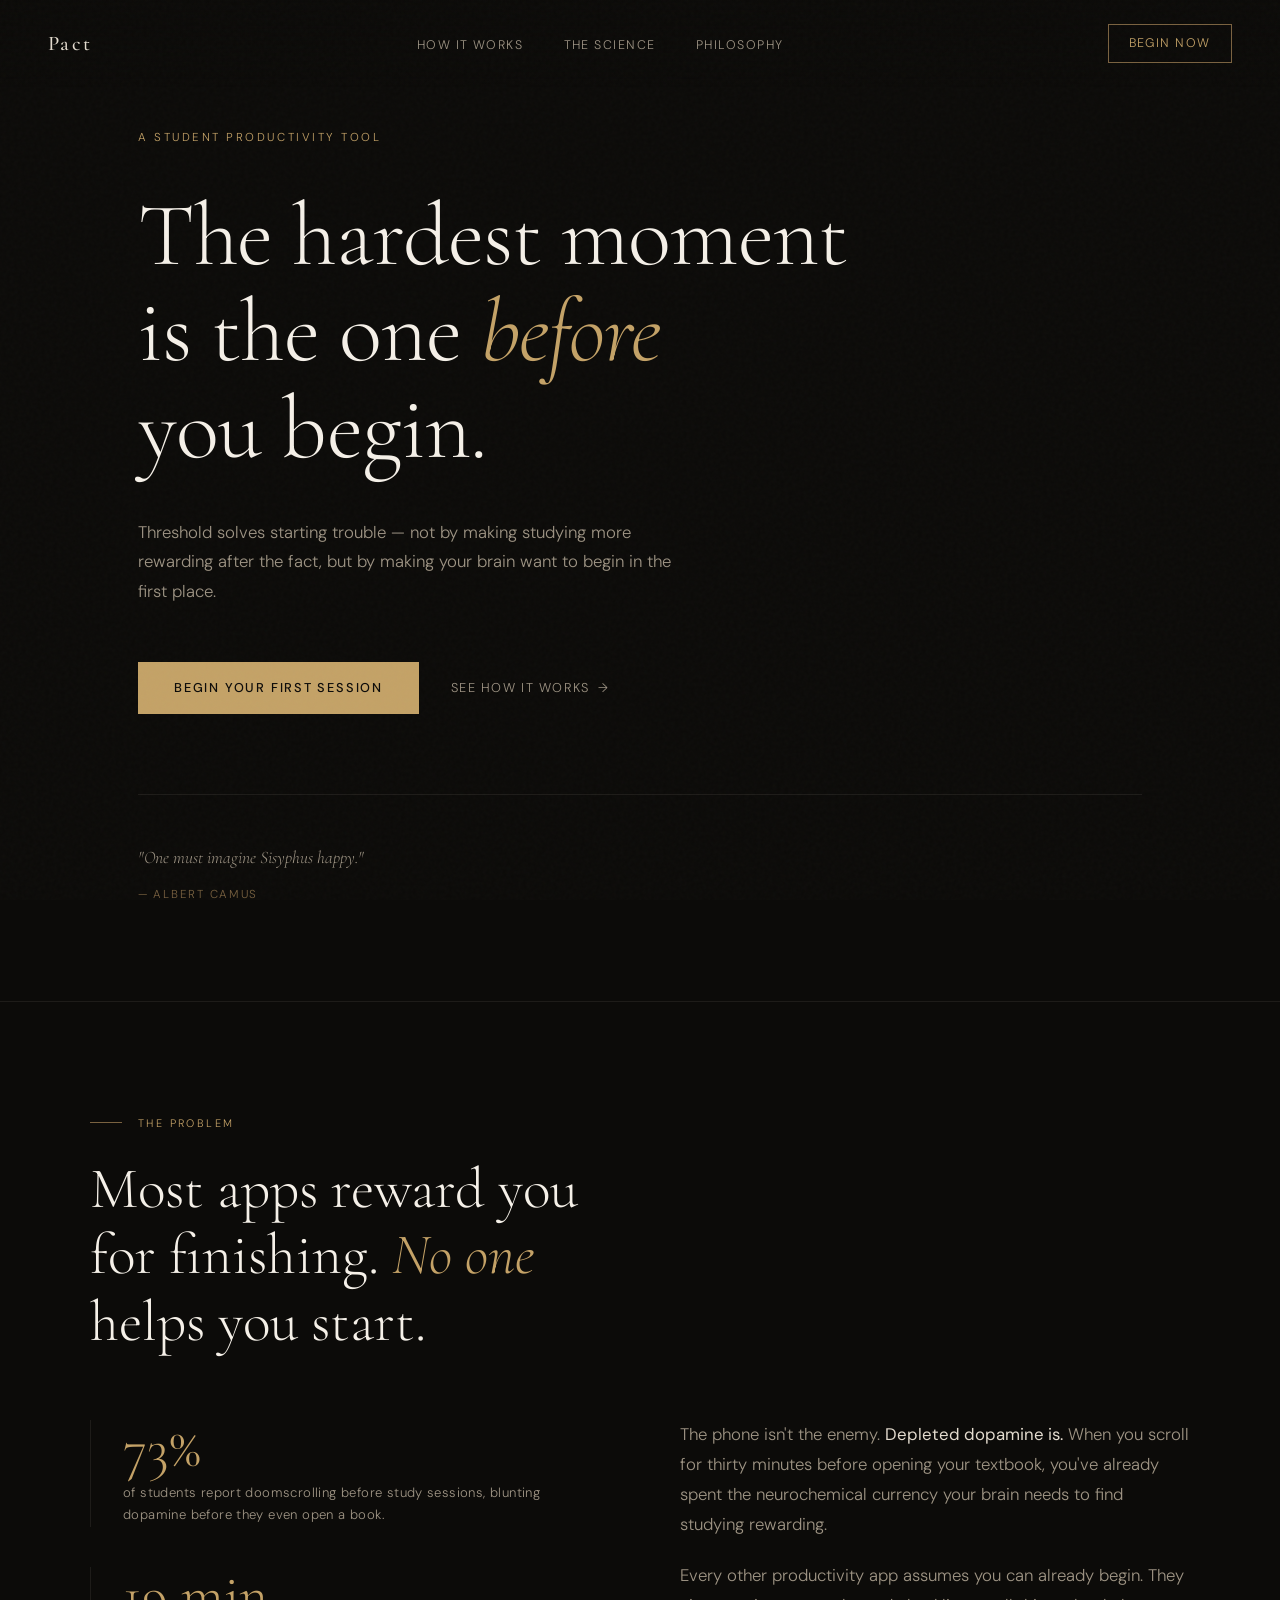
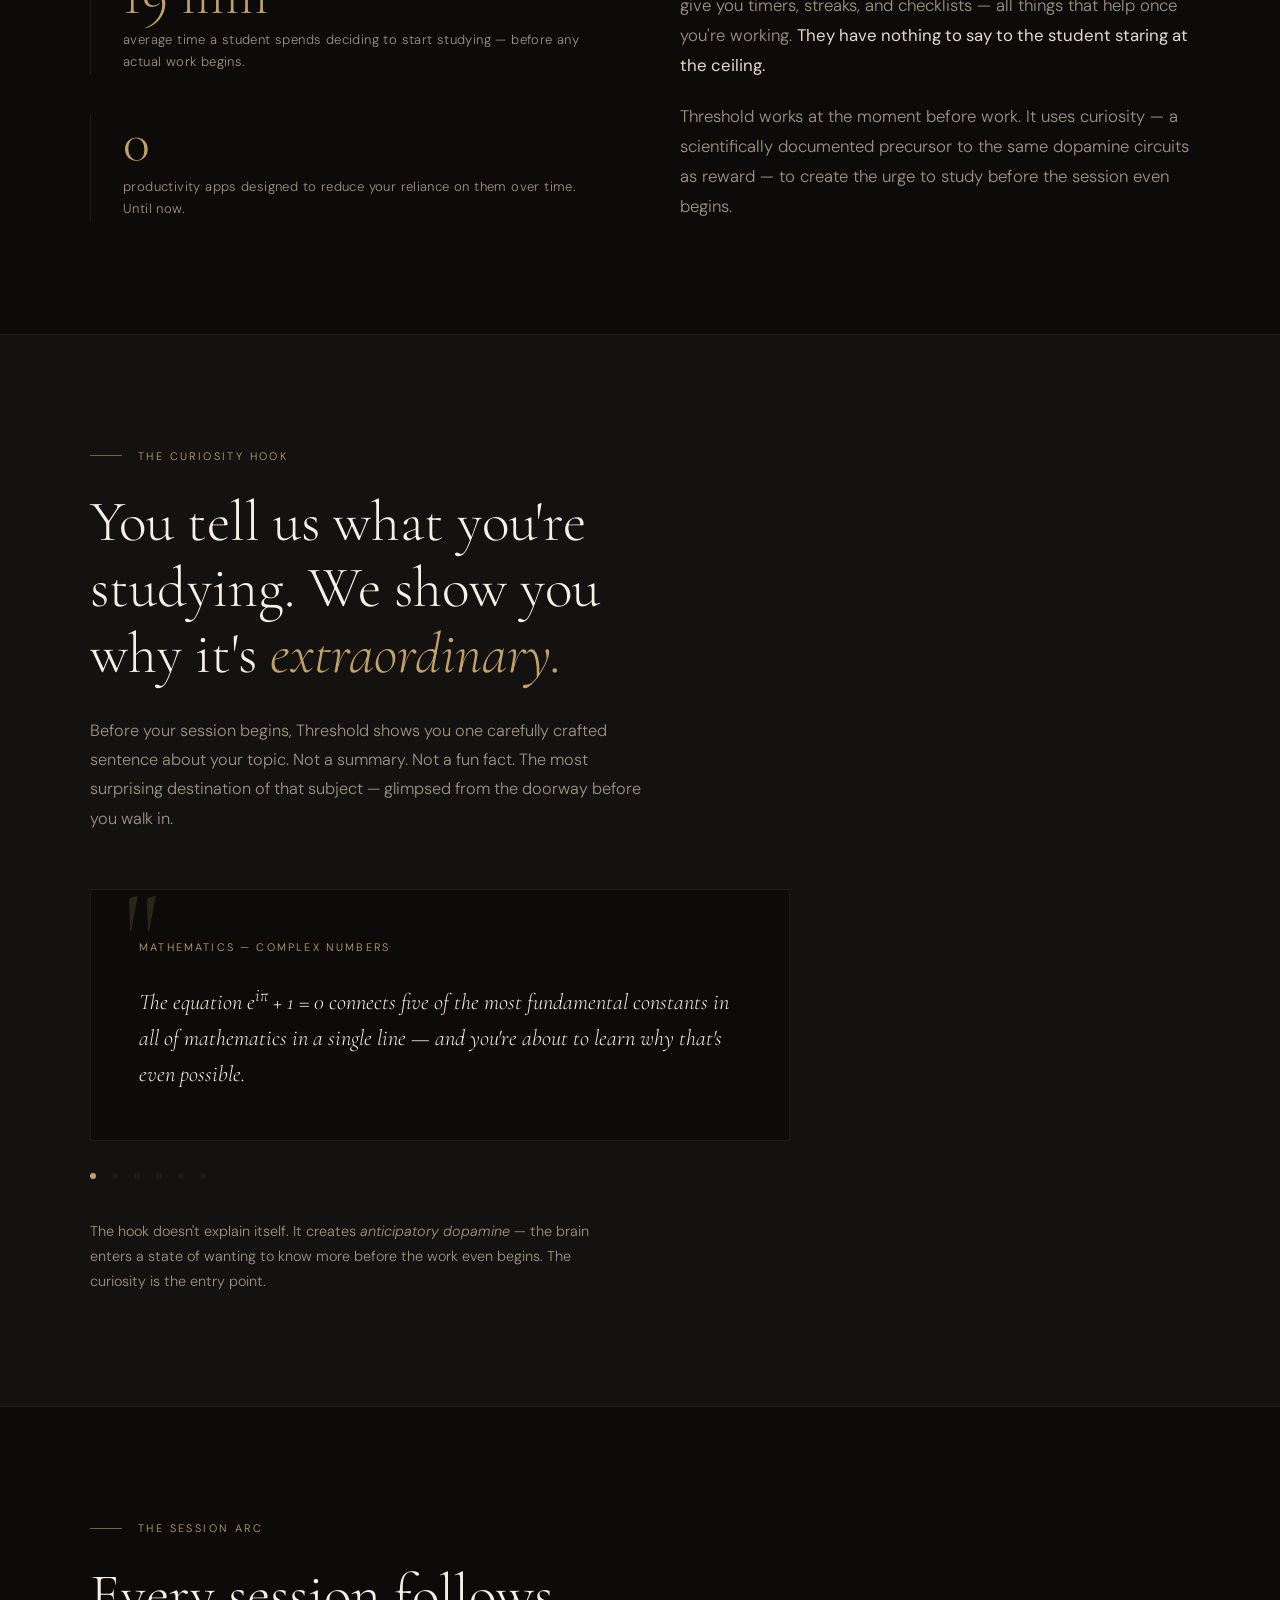
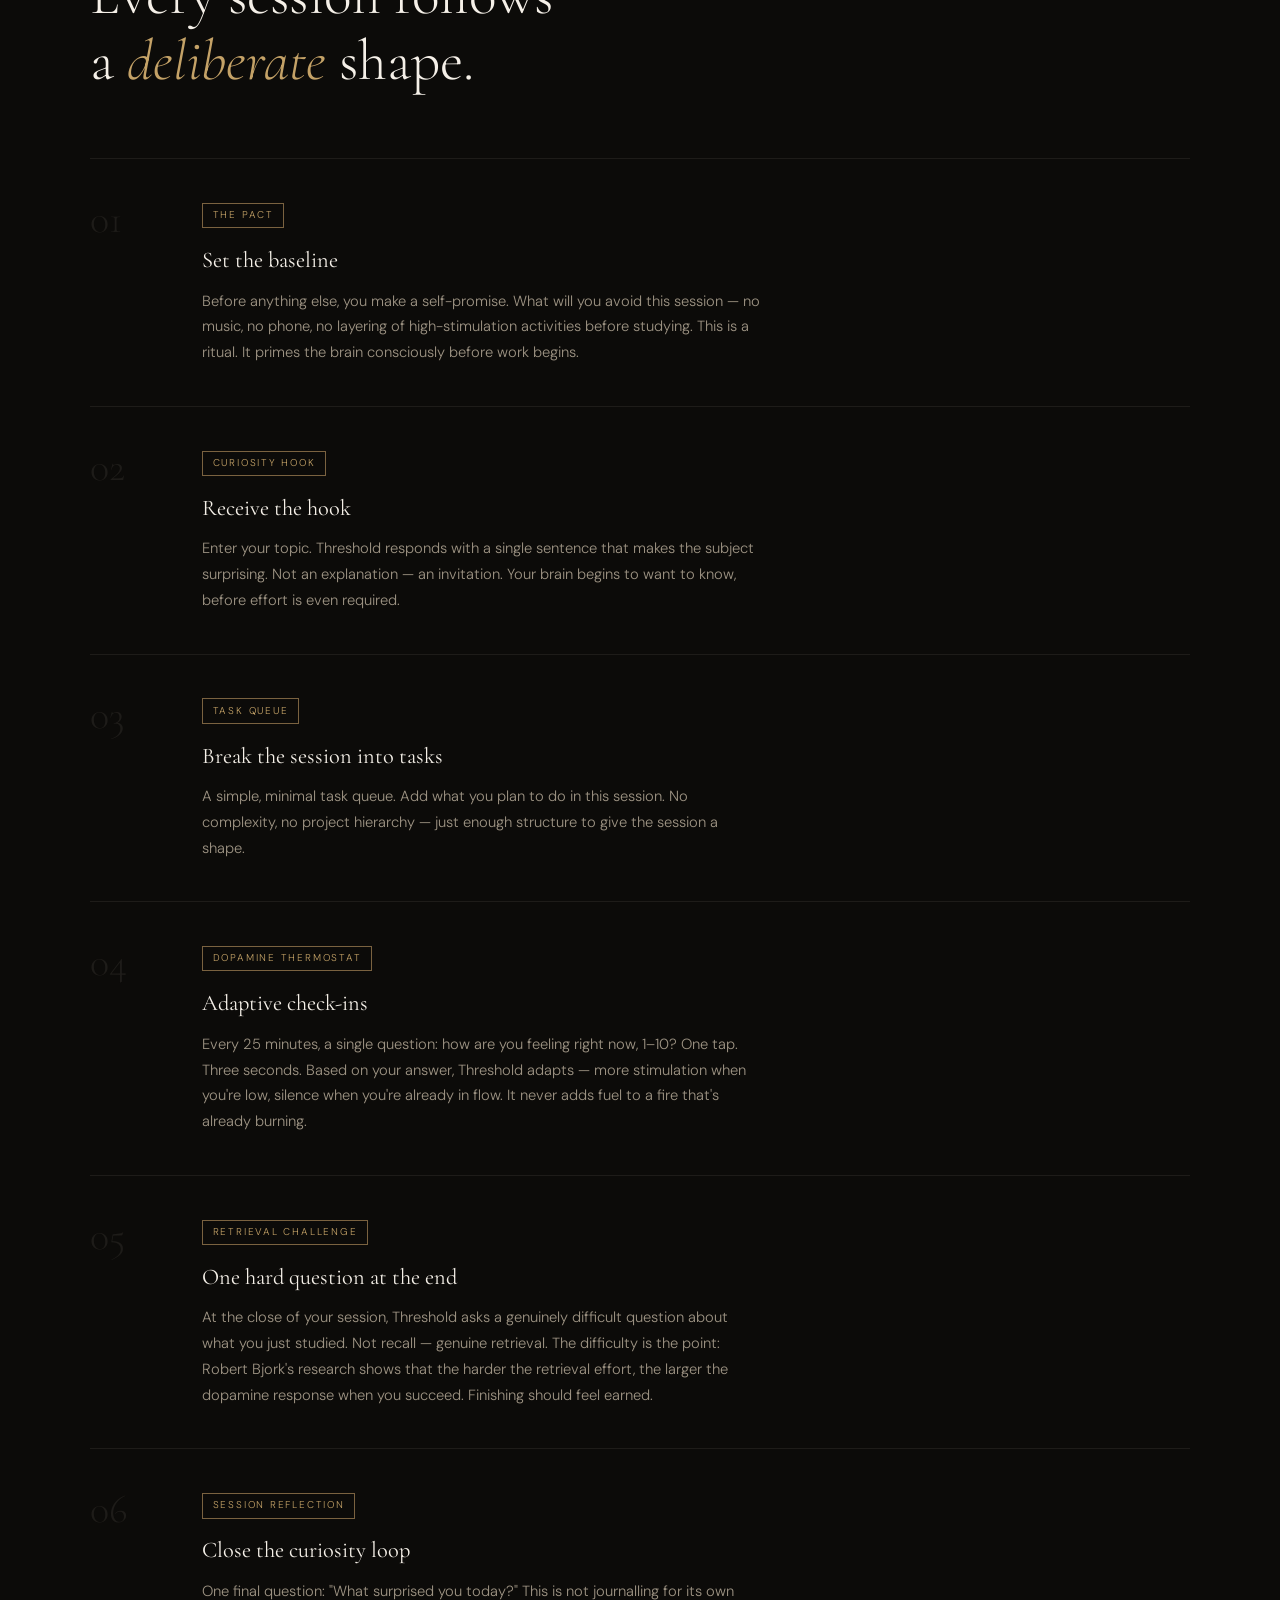
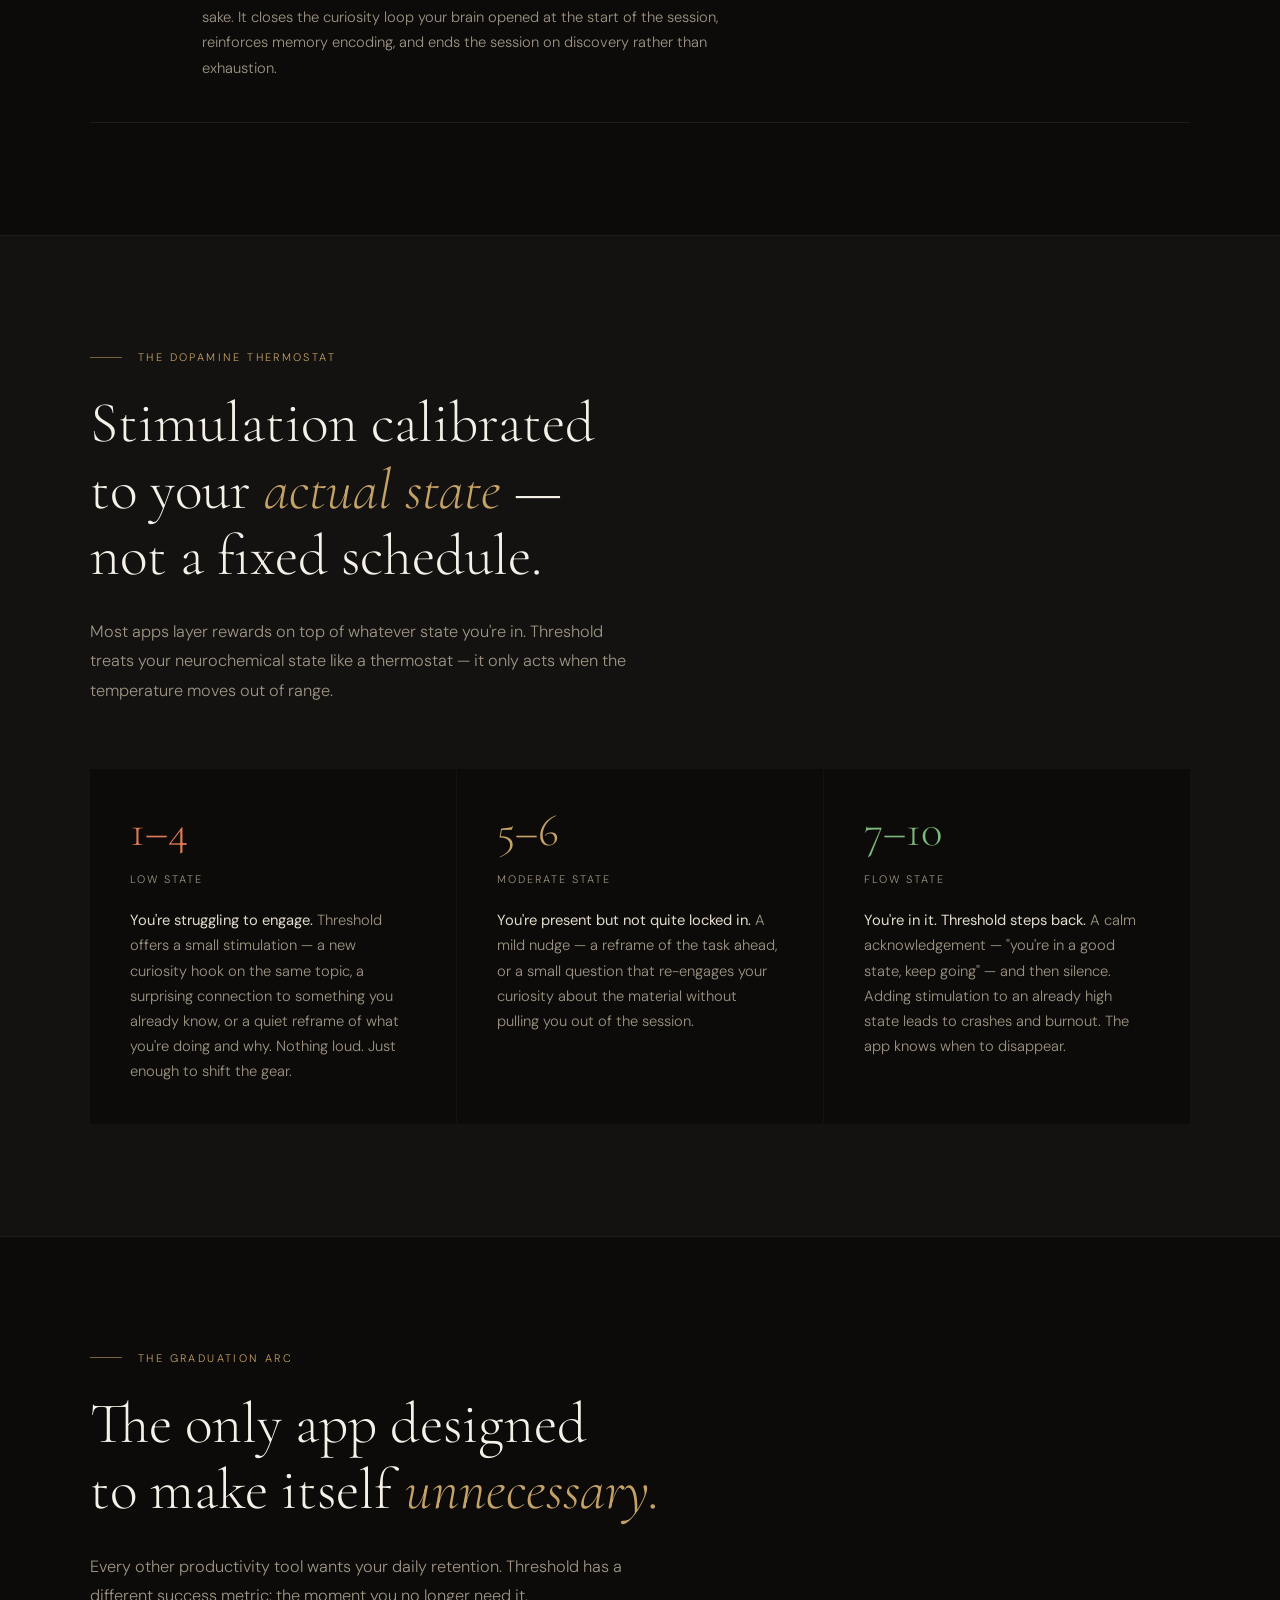
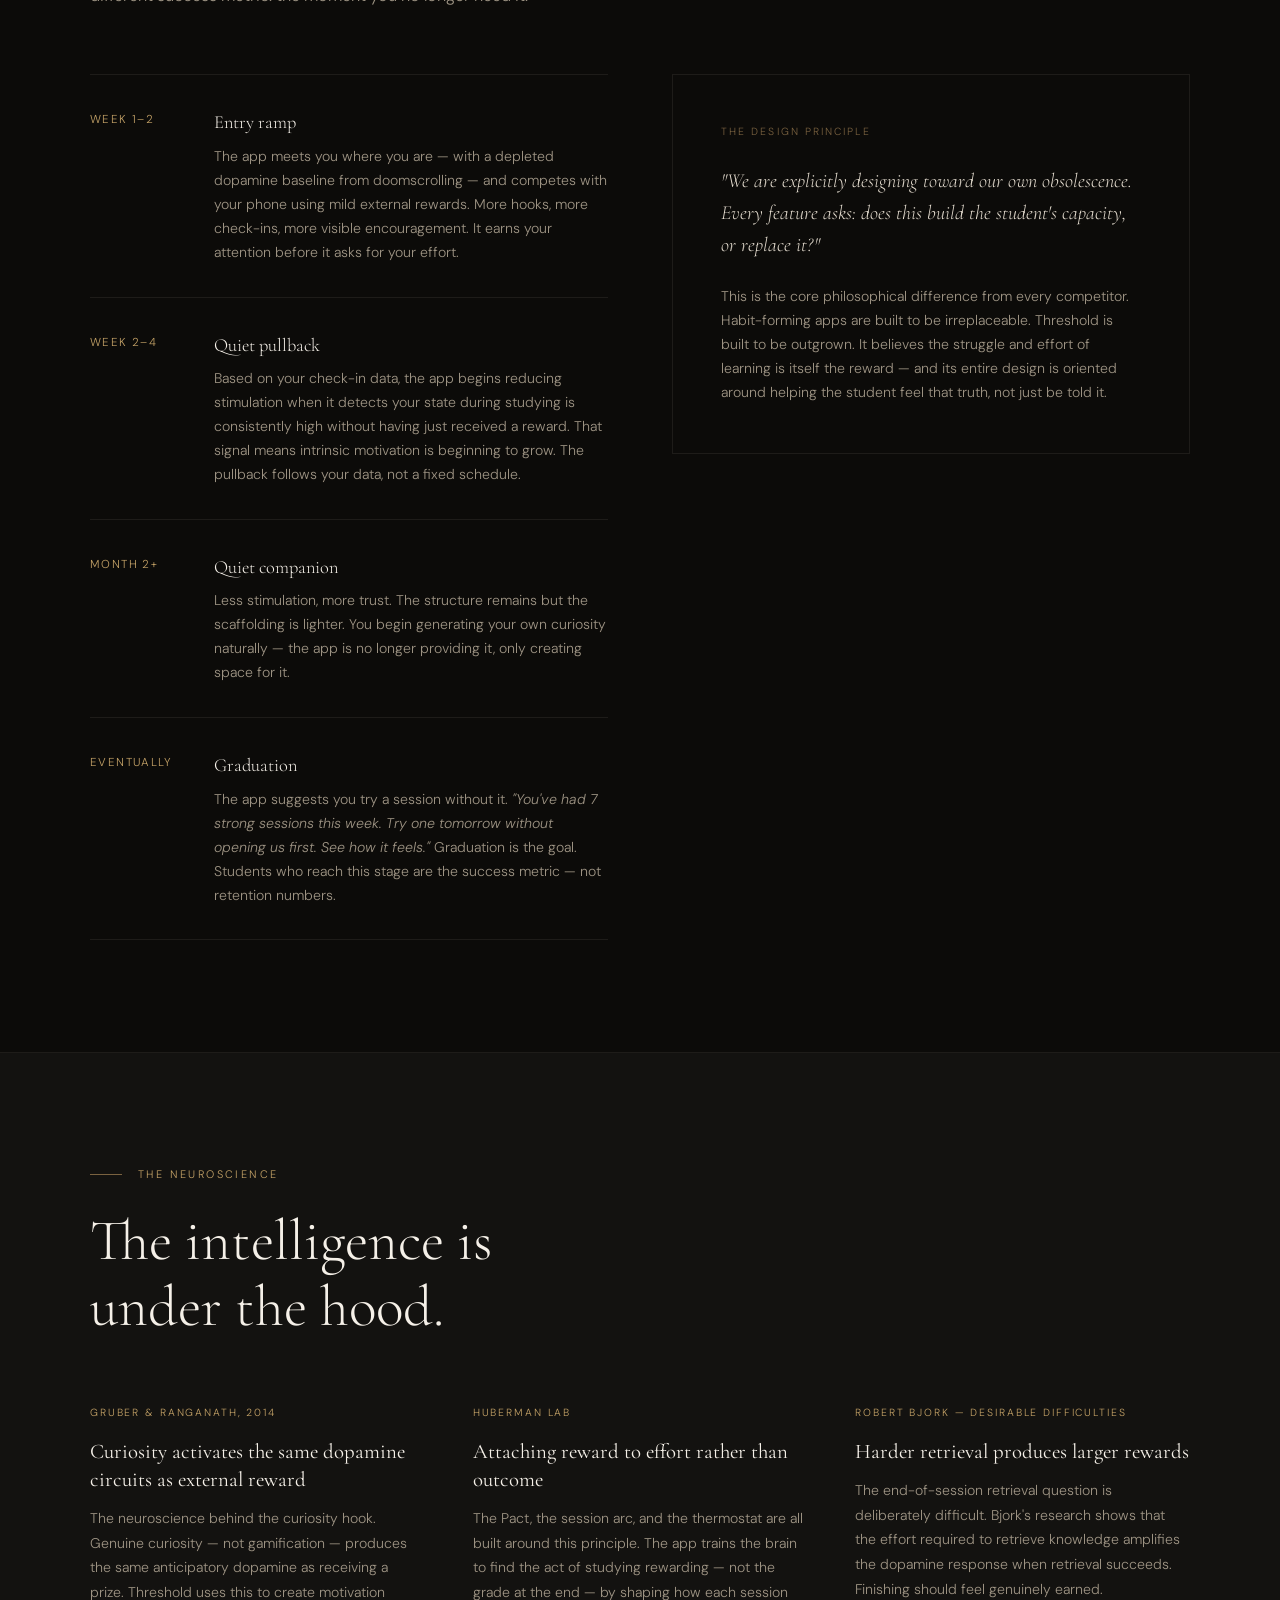
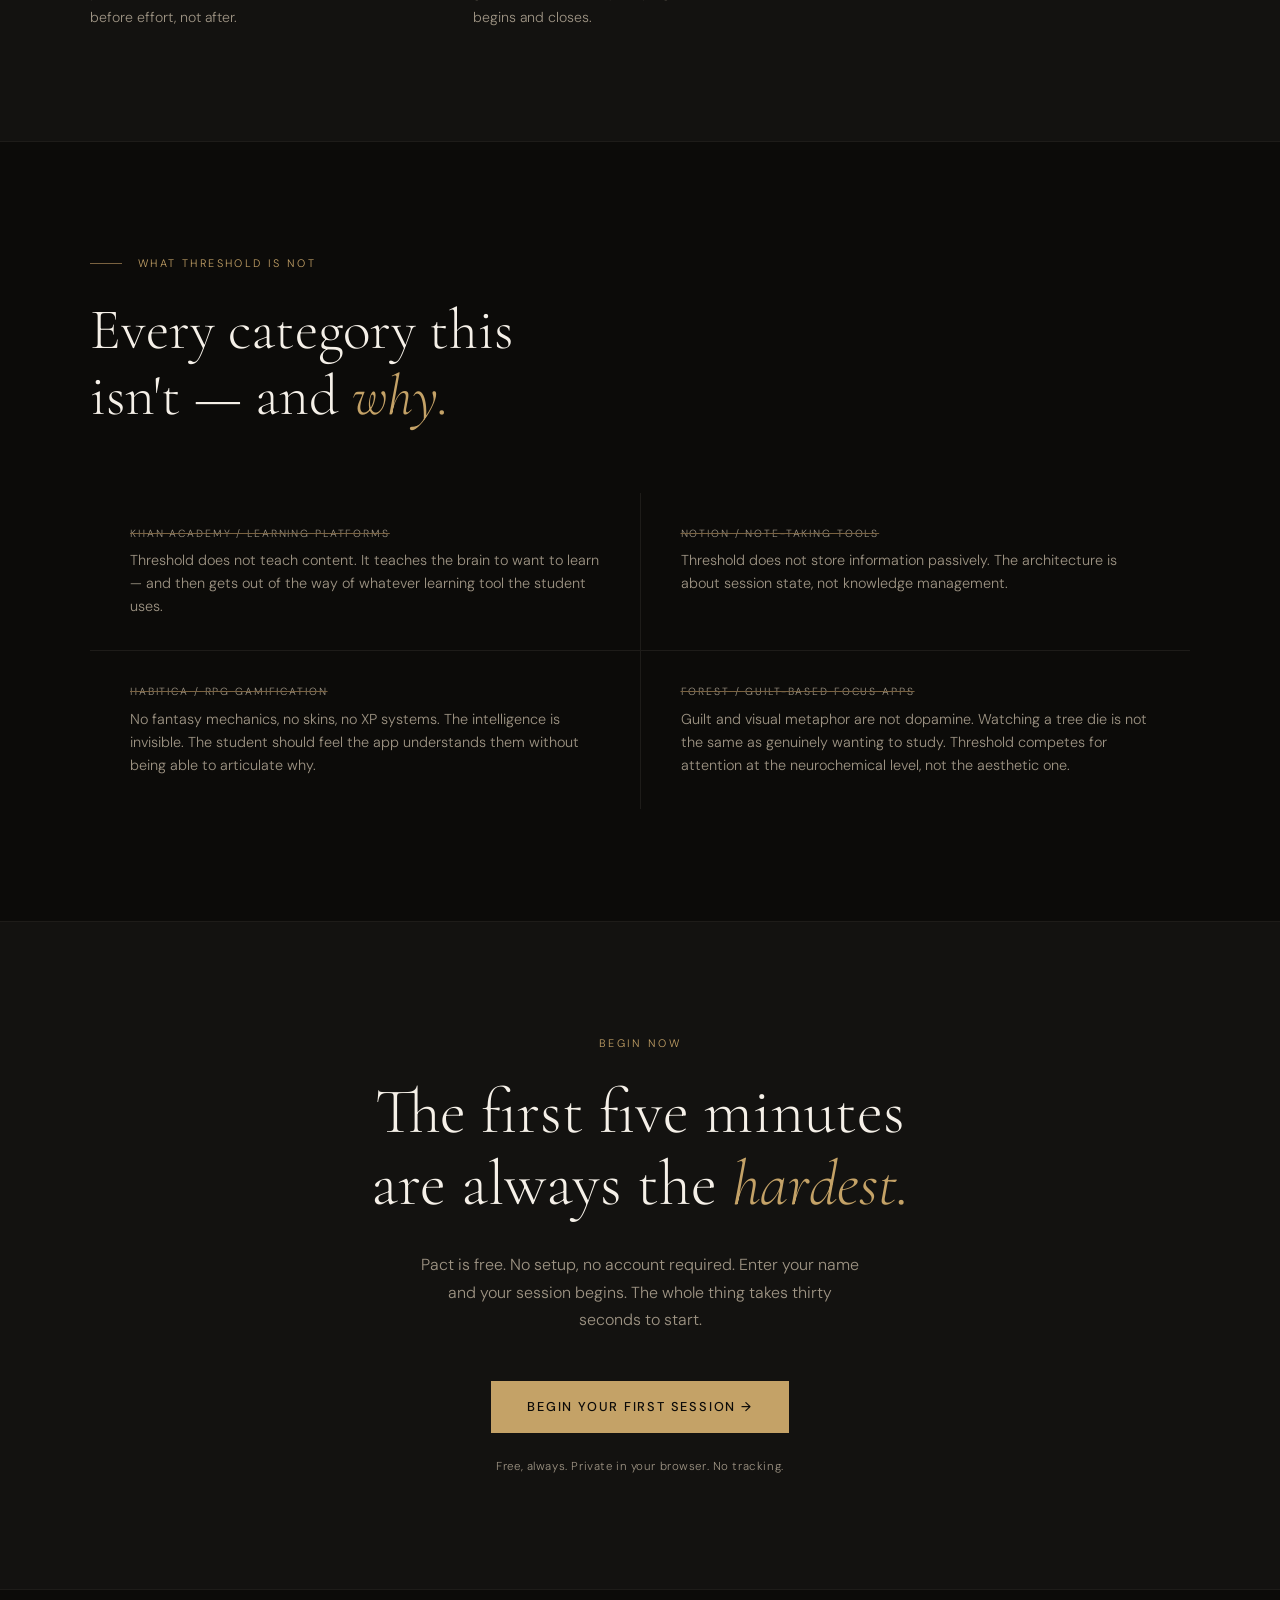
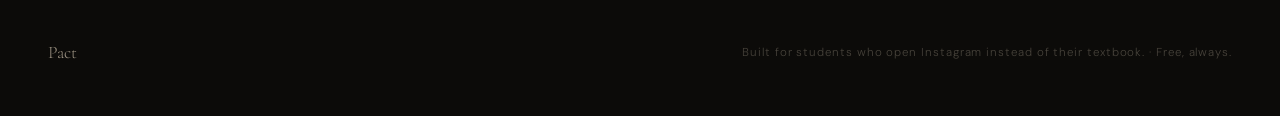
<file: index.html>
<!DOCTYPE html>
<html lang="en">
<head>
  <meta charset="UTF-8" />
  <meta name="viewport" content="width=device-width, initial-scale=1.0" />
  <title>Pact — Begin Before You're Ready</title>
  <link rel="preconnect" href="https://fonts.googleapis.com" />
  <link rel="preconnect" href="https://fonts.gstatic.com" crossorigin />
  <link href="https://fonts.googleapis.com/css2?family=Cormorant+Garamond:ital,wght@0,300;0,400;0,500;0,600;1,300;1,400;1,500&family=DM+Sans:ital,wght@0,300;0,400;0,500;1,300&display=swap" rel="stylesheet" />

  <style>
    *, *::before, *::after { box-sizing: border-box; margin: 0; padding: 0; }

    :root {
      --bg:        #0c0b09;
      --bg-card:   #131210;
      --bg-line:   #1e1c19;
      --cream:     #e4dccf;
      --cream-dim: #9e9484;
      --gold:      #c4a267;
      --gold-dim:  #7a6240;
      --white:     #f5f0e8;
      --serif:     'Cormorant Garamond', Georgia, serif;
      --sans:      'DM Sans', system-ui, sans-serif;
    }

    html { scroll-behavior: smooth; }

    body {
      background: var(--bg);
      color: var(--cream);
      font-family: var(--sans);
      font-weight: 300;
      line-height: 1.7;
      overflow-x: hidden;
    }

    /* Grain overlay */
    body::before {
      content: '';
      position: fixed;
      inset: 0;
      background-image: url("data:image/svg+xml,%3Csvg viewBox='0 0 256 256' xmlns='http://www.w3.org/2000/svg'%3E%3Cfilter id='noise'%3E%3CfeTurbulence type='fractalNoise' baseFrequency='0.9' numOctaves='4' stitchTiles='stitch'/%3E%3C/filter%3E%3Crect width='100%25' height='100%25' filter='url(%23noise)' opacity='1'/%3E%3C/svg%3E");
      opacity: 0.025;
      pointer-events: none;
      z-index: 9999;
    }

    /* ─── NAV ─── */
    nav {
      position: fixed;
      top: 0; left: 0; right: 0;
      z-index: 100;
      padding: 1.5rem 3rem;
      display: flex;
      justify-content: space-between;
      align-items: center;
      background: linear-gradient(to bottom, rgba(12,11,9,0.95) 0%, transparent 100%);
    }

    .nav-logo {
      font-family: var(--serif);
      font-size: 1.3rem;
      font-weight: 500;
      letter-spacing: 0.12em;
      color: var(--cream);
      text-decoration: none;
    }

    .nav-links {
      display: flex;
      gap: 2.5rem;
      list-style: none;
    }

    .nav-links a {
      font-size: 0.78rem;
      letter-spacing: 0.12em;
      text-transform: uppercase;
      color: var(--cream-dim);
      text-decoration: none;
      transition: color 0.3s;
    }

    .nav-links a:hover { color: var(--cream); }

    .nav-cta {
      font-size: 0.78rem;
      letter-spacing: 0.12em;
      text-transform: uppercase;
      color: var(--gold);
      text-decoration: none;
      border: 1px solid var(--gold-dim);
      padding: 0.5rem 1.25rem;
      transition: all 0.3s;
    }

    .nav-cta:hover {
      background: var(--gold);
      color: var(--bg);
    }

    /* ─── HERO ─── */
    .hero {
      min-height: 100vh;
      display: flex;
      flex-direction: column;
      justify-content: center;
      padding: 8rem 3rem 6rem;
      max-width: 1100px;
      margin: 0 auto;
    }

    .hero-eyebrow {
      font-size: 0.72rem;
      letter-spacing: 0.22em;
      text-transform: uppercase;
      color: var(--gold);
      margin-bottom: 2.5rem;
      opacity: 0;
      animation: fadeUp 0.8s 0.2s forwards;
    }

    .hero-headline {
      font-family: var(--serif);
      font-size: clamp(3.2rem, 7vw, 6.5rem);
      font-weight: 300;
      line-height: 1.08;
      letter-spacing: -0.01em;
      color: var(--white);
      max-width: 900px;
      opacity: 0;
      animation: fadeUp 0.9s 0.4s forwards;
    }

    .hero-headline em {
      font-style: italic;
      color: var(--gold);
    }

    .hero-sub {
      margin-top: 2.5rem;
      font-size: 1.05rem;
      color: var(--cream-dim);
      max-width: 560px;
      line-height: 1.75;
      font-weight: 300;
      opacity: 0;
      animation: fadeUp 0.9s 0.6s forwards;
    }

    .hero-actions {
      margin-top: 3.5rem;
      display: flex;
      align-items: center;
      gap: 2rem;
      opacity: 0;
      animation: fadeUp 0.9s 0.8s forwards;
    }

    .btn-primary {
      display: inline-block;
      background: var(--gold);
      color: var(--bg);
      font-family: var(--sans);
      font-size: 0.8rem;
      font-weight: 500;
      letter-spacing: 0.14em;
      text-transform: uppercase;
      text-decoration: none;
      padding: 0.95rem 2.25rem;
      transition: all 0.3s;
    }

    .btn-primary:hover {
      background: var(--white);
      transform: translateY(-1px);
    }

    .btn-ghost {
      font-size: 0.8rem;
      letter-spacing: 0.1em;
      text-transform: uppercase;
      color: var(--cream-dim);
      text-decoration: none;
      display: flex;
      align-items: center;
      gap: 0.5rem;
      transition: color 0.3s;
    }

    .btn-ghost:hover { color: var(--cream); }
    .btn-ghost::after { content: '→'; font-style: normal; }

    .hero-quote {
      margin-top: 5rem;
      padding-top: 3rem;
      border-top: 1px solid var(--bg-line);
      font-family: var(--serif);
      font-style: italic;
      font-size: 1.1rem;
      color: var(--cream-dim);
      opacity: 0;
      animation: fadeUp 0.9s 1s forwards;
    }

    .hero-quote cite {
      display: block;
      font-style: normal;
      font-family: var(--sans);
      font-size: 0.72rem;
      letter-spacing: 0.15em;
      text-transform: uppercase;
      color: var(--gold-dim);
      margin-top: 0.75rem;
    }

    /* ─── SECTION BASE ─── */
    section {
      padding: 7rem 3rem;
    }

    .container {
      max-width: 1100px;
      margin: 0 auto;
    }

    .section-label {
      font-size: 0.68rem;
      letter-spacing: 0.22em;
      text-transform: uppercase;
      color: var(--gold);
      margin-bottom: 1.5rem;
      display: flex;
      align-items: center;
      gap: 1rem;
    }

    .section-label::before {
      content: '';
      display: block;
      width: 2rem;
      height: 1px;
      background: var(--gold-dim);
    }

    .section-title {
      font-family: var(--serif);
      font-size: clamp(2.2rem, 4.5vw, 3.8rem);
      font-weight: 300;
      line-height: 1.15;
      color: var(--white);
      max-width: 700px;
    }

    .section-title em {
      font-style: italic;
      color: var(--gold);
    }

    .section-body {
      font-size: 1.02rem;
      color: var(--cream-dim);
      max-width: 560px;
      margin-top: 1.75rem;
      line-height: 1.8;
    }

    /* ─── DIVIDER ─── */
    .divider {
      width: 100%;
      height: 1px;
      background: var(--bg-line);
    }

    /* ─── THE PROBLEM ─── */
    .problem {
      background: var(--bg);
    }

    .problem-grid {
      display: grid;
      grid-template-columns: 1fr 1fr;
      gap: 5rem;
      align-items: center;
      margin-top: 4rem;
    }

    .problem-stat {
      display: flex;
      flex-direction: column;
      gap: 2.5rem;
    }

    .stat-item {
      border-left: 1px solid var(--bg-line);
      padding-left: 2rem;
    }

    .stat-number {
      font-family: var(--serif);
      font-size: 3.5rem;
      font-weight: 300;
      color: var(--gold);
      line-height: 1;
    }

    .stat-label {
      font-size: 0.82rem;
      color: var(--cream-dim);
      margin-top: 0.4rem;
      letter-spacing: 0.03em;
    }

    .problem-text {
      display: flex;
      flex-direction: column;
      gap: 1.25rem;
    }

    .problem-text p {
      font-size: 1.05rem;
      color: var(--cream-dim);
      line-height: 1.8;
    }

    .problem-text p strong {
      color: var(--cream);
      font-weight: 400;
    }

    /* ─── HOOK DEMO ─── */
    .hook-section {
      background: var(--bg-card);
    }

    .hook-display {
      margin-top: 3.5rem;
      position: relative;
    }

    .hook-card {
      border: 1px solid var(--bg-line);
      padding: 3rem;
      background: var(--bg);
      max-width: 700px;
      position: relative;
    }

    .hook-card::before {
      content: '"';
      font-family: var(--serif);
      font-size: 8rem;
      color: var(--gold-dim);
      opacity: 0.3;
      position: absolute;
      top: -1rem;
      left: 2rem;
      line-height: 1;
    }

    .hook-subject {
      font-size: 0.68rem;
      letter-spacing: 0.2em;
      text-transform: uppercase;
      color: var(--gold);
      margin-bottom: 1.5rem;
    }

    .hook-text {
      font-family: var(--serif);
      font-size: 1.4rem;
      font-weight: 300;
      line-height: 1.6;
      color: var(--white);
      font-style: italic;
    }

    .hook-nav {
      display: flex;
      gap: 1rem;
      margin-top: 2rem;
    }

    .hook-dot {
      width: 6px;
      height: 6px;
      border-radius: 50%;
      background: var(--bg-line);
      cursor: pointer;
      transition: background 0.3s;
      border: none;
      outline: none;
    }

    .hook-dot.active {
      background: var(--gold);
    }

    .hook-aside {
      margin-top: 2.5rem;
      max-width: 500px;
    }

    .hook-aside p {
      font-size: 0.9rem;
      color: var(--cream-dim);
      line-height: 1.75;
    }

    /* ─── THE LOOP ─── */
    .loop-steps {
      margin-top: 4rem;
      display: flex;
      flex-direction: column;
      gap: 0;
    }

    .step {
      display: grid;
      grid-template-columns: 80px 1fr;
      gap: 2rem;
      padding: 2.5rem 0;
      border-top: 1px solid var(--bg-line);
      align-items: start;
      transition: all 0.3s;
    }

    .step:last-child {
      border-bottom: 1px solid var(--bg-line);
    }

    .step-number {
      font-family: var(--serif);
      font-size: 2.5rem;
      font-weight: 300;
      color: var(--bg-line);
      line-height: 1;
      transition: color 0.3s;
    }

    .step:hover .step-number {
      color: var(--gold);
    }

    .step-content {}

    .step-title {
      font-family: var(--serif);
      font-size: 1.4rem;
      font-weight: 400;
      color: var(--white);
      margin-bottom: 0.6rem;
    }

    .step-body {
      font-size: 0.92rem;
      color: var(--cream-dim);
      line-height: 1.75;
      max-width: 560px;
    }

    .step-tag {
      display: inline-block;
      font-size: 0.62rem;
      letter-spacing: 0.18em;
      text-transform: uppercase;
      color: var(--gold);
      border: 1px solid var(--gold-dim);
      padding: 0.2rem 0.6rem;
      margin-bottom: 0.8rem;
    }

    /* ─── THERMOSTAT ─── */
    .thermostat-section {
      background: var(--bg-card);
    }

    .thermostat-grid {
      display: grid;
      grid-template-columns: repeat(3, 1fr);
      gap: 1.5px;
      margin-top: 4rem;
    }

    .thermo-card {
      background: var(--bg);
      padding: 2.5rem;
      position: relative;
      overflow: hidden;
    }

    .thermo-card::after {
      content: '';
      position: absolute;
      bottom: 0; left: 0;
      height: 2px;
      width: 0;
      transition: width 0.5s;
    }

    .thermo-card:hover::after { width: 100%; }

    .thermo-low::after   { background: #e07b54; }
    .thermo-mid::after   { background: var(--gold); }
    .thermo-high::after  { background: #7db87d; }

    .thermo-range {
      font-family: var(--serif);
      font-size: 2.8rem;
      font-weight: 300;
      line-height: 1;
      margin-bottom: 1rem;
    }

    .thermo-low .thermo-range   { color: #e07b54; }
    .thermo-mid .thermo-range   { color: var(--gold); }
    .thermo-high .thermo-range  { color: #7db87d; }

    .thermo-label {
      font-size: 0.68rem;
      letter-spacing: 0.18em;
      text-transform: uppercase;
      color: var(--cream-dim);
      margin-bottom: 1.25rem;
    }

    .thermo-response {
      font-size: 0.92rem;
      color: var(--cream-dim);
      line-height: 1.7;
    }

    .thermo-response strong {
      color: var(--cream);
      font-weight: 400;
    }

    /* ─── GRADUATION ─── */
    .graduation-section {}

    .grad-arc {
      margin-top: 4rem;
      display: grid;
      grid-template-columns: 1fr 1fr;
      gap: 4rem;
      align-items: start;
    }

    .grad-phases {
      display: flex;
      flex-direction: column;
      gap: 0;
    }

    .phase {
      padding: 2rem 0;
      border-top: 1px solid var(--bg-line);
      display: grid;
      grid-template-columns: 100px 1fr;
      gap: 1.5rem;
      align-items: start;
    }

    .phase:last-child {
      border-bottom: 1px solid var(--bg-line);
    }

    .phase-time {
      font-size: 0.72rem;
      letter-spacing: 0.12em;
      text-transform: uppercase;
      color: var(--gold);
      padding-top: 0.2rem;
    }

    .phase-title {
      font-family: var(--serif);
      font-size: 1.15rem;
      color: var(--white);
      margin-bottom: 0.4rem;
    }

    .phase-body {
      font-size: 0.88rem;
      color: var(--cream-dim);
      line-height: 1.7;
    }

    .grad-philosophy {
      position: sticky;
      top: 6rem;
    }

    .philosophy-card {
      border: 1px solid var(--bg-line);
      padding: 3rem;
    }

    .philosophy-card blockquote {
      font-family: var(--serif);
      font-size: 1.25rem;
      font-weight: 300;
      line-height: 1.6;
      font-style: italic;
      color: var(--cream);
      margin-bottom: 1.5rem;
    }

    .philosophy-card p {
      font-size: 0.88rem;
      color: var(--cream-dim);
      line-height: 1.7;
    }

    .philosophy-card .card-label {
      font-size: 0.65rem;
      letter-spacing: 0.2em;
      text-transform: uppercase;
      color: var(--gold-dim);
      margin-bottom: 1.5rem;
    }

    /* ─── SCIENCE ─── */
    .science-section {
      background: var(--bg-card);
    }

    .science-grid {
      display: grid;
      grid-template-columns: repeat(3, 1fr);
      gap: 3rem;
      margin-top: 4rem;
    }

    .science-item {}

    .sci-source {
      font-size: 0.65rem;
      letter-spacing: 0.18em;
      text-transform: uppercase;
      color: var(--gold);
      margin-bottom: 1rem;
    }

    .sci-title {
      font-family: var(--serif);
      font-size: 1.3rem;
      font-weight: 400;
      color: var(--white);
      margin-bottom: 0.75rem;
      line-height: 1.35;
    }

    .sci-body {
      font-size: 0.88rem;
      color: var(--cream-dim);
      line-height: 1.75;
    }

    /* ─── NOT THIS ─── */
    .not-section {}

    .not-grid {
      display: grid;
      grid-template-columns: repeat(2, 1fr);
      gap: 1px;
      margin-top: 4rem;
      background: var(--bg-line);
    }

    .not-item {
      background: var(--bg);
      padding: 2rem 2.5rem;
      display: flex;
      flex-direction: column;
      gap: 0.4rem;
    }

    .not-label {
      font-size: 0.65rem;
      letter-spacing: 0.18em;
      text-transform: uppercase;
      color: var(--cream-dim);
      text-decoration: line-through;
      text-decoration-color: var(--gold-dim);
    }

    .not-reason {
      font-size: 0.9rem;
      color: var(--cream-dim);
      line-height: 1.6;
    }

    /* ─── CTA ─── */
    .cta-section {
      background: var(--bg-card);
      text-align: center;
    }

    .cta-section .section-label {
      justify-content: center;
    }

    .cta-section .section-label::before { display: none; }

    .cta-title {
      font-family: var(--serif);
      font-size: clamp(2.8rem, 5vw, 4.5rem);
      font-weight: 300;
      line-height: 1.12;
      color: var(--white);
      max-width: 680px;
      margin: 0 auto 2rem;
    }

    .cta-title em {
      font-style: italic;
      color: var(--gold);
    }

    .cta-sub {
      font-size: 1rem;
      color: var(--cream-dim);
      max-width: 440px;
      margin: 0 auto 3rem;
      line-height: 1.7;
    }

    .cta-form {
      display: flex;
      gap: 0;
      max-width: 400px;
      margin: 0 auto;
    }

    .cta-input {
      flex: 1;
      background: var(--bg);
      border: 1px solid var(--bg-line);
      border-right: none;
      color: var(--cream);
      font-family: var(--sans);
      font-size: 0.88rem;
      padding: 0.85rem 1.25rem;
      outline: none;
      transition: border-color 0.3s;
    }

    .cta-input:focus {
      border-color: var(--gold-dim);
    }

    .cta-input::placeholder { color: var(--cream-dim); opacity: 0.5; }

    .cta-submit {
      background: var(--gold);
      color: var(--bg);
      border: none;
      font-family: var(--sans);
      font-size: 0.78rem;
      font-weight: 500;
      letter-spacing: 0.12em;
      text-transform: uppercase;
      padding: 0.85rem 1.5rem;
      cursor: pointer;
      transition: all 0.3s;
    }

    .cta-submit:hover { background: var(--white); }

    .cta-note {
      font-size: 0.72rem;
      color: var(--cream-dim);
      opacity: 0.5;
      margin-top: 1rem;
      letter-spacing: 0.05em;
    }

    /* ─── FOOTER ─── */
    footer {
      padding: 3rem;
      border-top: 1px solid var(--bg-line);
      display: flex;
      justify-content: space-between;
      align-items: center;
    }

    .footer-logo {
      font-family: var(--serif);
      font-size: 1.1rem;
      color: var(--cream-dim);
    }

    .footer-line {
      font-size: 0.72rem;
      letter-spacing: 0.08em;
      color: var(--cream-dim);
      opacity: 0.4;
    }

    /* ─── ANIMATIONS ─── */
    @keyframes fadeUp {
      from { opacity: 0; transform: translateY(18px); }
      to   { opacity: 1; transform: translateY(0); }
    }

    .reveal {
      opacity: 0;
      transform: translateY(20px);
      transition: opacity 0.7s ease, transform 0.7s ease;
    }

    .reveal.visible {
      opacity: 1;
      transform: translateY(0);
    }

    /* ─── RESPONSIVE ─── */
    @media (max-width: 900px) {
      nav { padding: 1.25rem 1.5rem; }
      .nav-links { display: none; }

      section { padding: 5rem 1.5rem; }
      .hero { padding: 7rem 1.5rem 4rem; }

      .problem-grid { grid-template-columns: 1fr; gap: 3rem; }
      .thermostat-grid { grid-template-columns: 1fr; gap: 1px; }
      .science-grid { grid-template-columns: 1fr; gap: 2.5rem; }
      .not-grid { grid-template-columns: 1fr; }
      .grad-arc { grid-template-columns: 1fr; }
      .grad-philosophy { position: static; }

      .step { grid-template-columns: 50px 1fr; gap: 1.25rem; }
      footer { flex-direction: column; gap: 1rem; text-align: center; }
    }

    @media (max-width: 600px) {
      .hero-headline { font-size: 2.6rem; }
      .cta-form { flex-direction: column; }
      .cta-input { border-right: 1px solid var(--bg-line); border-bottom: none; }
    }
  </style>
</head>
<body>

  <!-- ─── NAV ─── -->
  <nav>
    <a href="#" class="nav-logo">Pact</a>
    <ul class="nav-links">
      <li><a href="#how-it-works">How it works</a></li>
      <li><a href="#science">The science</a></li>
      <li><a href="#philosophy">Philosophy</a></li>
    </ul>
    <a href="/pact.html" class="nav-cta">Begin now</a>
  </nav>

  <!-- ─── HERO ─── -->
  <section class="hero">
    <div class="hero-eyebrow">A student productivity tool</div>
    <h1 class="hero-headline">
      The hardest moment<br />is the one <em>before</em><br />you begin.
    </h1>
    <p class="hero-sub">
      Threshold solves starting trouble — not by making studying more rewarding after the fact, but by making your brain want to begin in the first place.
    </p>
    <div class="hero-actions">
      <a href="/pact.html" class="btn-primary">Begin your first session</a>
      <a href="#how-it-works" class="btn-ghost">See how it works</a>
    </div>
    <div class="hero-quote">
      "One must imagine Sisyphus happy."
      <cite>— Albert Camus</cite>
    </div>
  </section>

  <div class="divider"></div>

  <!-- ─── THE PROBLEM ─── -->
  <section class="problem" id="the-problem">
    <div class="container">
      <div class="section-label">The problem</div>
      <h2 class="section-title">
        Most apps reward you<br />for finishing. <em>No one</em><br />helps you start.
      </h2>

      <div class="problem-grid reveal">
        <div class="problem-stat">
          <div class="stat-item">
            <div class="stat-number">73%</div>
            <div class="stat-label">of students report doomscrolling before study sessions, blunting dopamine before they even open a book.</div>
          </div>
          <div class="stat-item">
            <div class="stat-number">19 min</div>
            <div class="stat-label">average time a student spends deciding to start studying — before any actual work begins.</div>
          </div>
          <div class="stat-item">
            <div class="stat-number">0</div>
            <div class="stat-label">productivity apps designed to reduce your reliance on them over time. Until now.</div>
          </div>
        </div>

        <div class="problem-text">
          <p>The phone isn't the enemy. <strong>Depleted dopamine is.</strong> When you scroll for thirty minutes before opening your textbook, you've already spent the neurochemical currency your brain needs to find studying rewarding.</p>
          <p>Every other productivity app assumes you can already begin. They give you timers, streaks, and checklists — all things that help once you're working. <strong>They have nothing to say to the student staring at the ceiling.</strong></p>
          <p>Threshold works at the moment before work. It uses curiosity — a scientifically documented precursor to the same dopamine circuits as reward — to create the urge to study before the session even begins.</p>
        </div>
      </div>
    </div>
  </section>

  <div class="divider"></div>

  <!-- ─── CURIOSITY HOOK ─── -->
  <section class="hook-section" id="how-it-works">
    <div class="container">
      <div class="section-label">The curiosity hook</div>
      <h2 class="section-title reveal">
        You tell us what you're<br />studying. We show you<br />why it's <em>extraordinary.</em>
      </h2>
      <p class="section-body reveal">Before your session begins, Threshold shows you one carefully crafted sentence about your topic. Not a summary. Not a fun fact. The most surprising destination of that subject — glimpsed from the doorway before you walk in.</p>

      <div class="hook-display reveal">
        <div class="hook-card" id="hookCard">
          <div class="hook-subject" id="hookSubject">Mathematics — Complex Numbers</div>
          <div class="hook-text" id="hookText">The equation e<sup>iπ</sup> + 1 = 0 connects five of the most fundamental constants in all of mathematics in a single line — and you're about to learn why that's even possible.</div>
        </div>
        <div class="hook-nav" id="hookNav"></div>
        <div class="hook-aside">
          <p>The hook doesn't explain itself. It creates <em>anticipatory dopamine</em> — the brain enters a state of wanting to know more before the work even begins. The curiosity is the entry point.</p>
        </div>
      </div>
    </div>
  </section>

  <div class="divider"></div>

  <!-- ─── THE CORE LOOP ─── -->
  <section id="the-loop">
    <div class="container">
      <div class="section-label">The session arc</div>
      <h2 class="section-title reveal">
        Every session follows<br />a <em>deliberate</em> shape.
      </h2>

      <div class="loop-steps">
        <div class="step reveal">
          <div class="step-number">01</div>
          <div class="step-content">
            <div class="step-tag">The Pact</div>
            <div class="step-title">Set the baseline</div>
            <div class="step-body">Before anything else, you make a self-promise. What will you avoid this session — no music, no phone, no layering of high-stimulation activities before studying. This is a ritual. It primes the brain consciously before work begins.</div>
          </div>
        </div>

        <div class="step reveal">
          <div class="step-number">02</div>
          <div class="step-content">
            <div class="step-tag">Curiosity Hook</div>
            <div class="step-title">Receive the hook</div>
            <div class="step-body">Enter your topic. Threshold responds with a single sentence that makes the subject surprising. Not an explanation — an invitation. Your brain begins to want to know, before effort is even required.</div>
          </div>
        </div>

        <div class="step reveal">
          <div class="step-number">03</div>
          <div class="step-content">
            <div class="step-tag">Task Queue</div>
            <div class="step-title">Break the session into tasks</div>
            <div class="step-body">A simple, minimal task queue. Add what you plan to do in this session. No complexity, no project hierarchy — just enough structure to give the session a shape.</div>
          </div>
        </div>

        <div class="step reveal">
          <div class="step-number">04</div>
          <div class="step-content">
            <div class="step-tag">Dopamine Thermostat</div>
            <div class="step-title">Adaptive check-ins</div>
            <div class="step-body">Every 25 minutes, a single question: how are you feeling right now, 1–10? One tap. Three seconds. Based on your answer, Threshold adapts — more stimulation when you're low, silence when you're already in flow. It never adds fuel to a fire that's already burning.</div>
          </div>
        </div>

        <div class="step reveal">
          <div class="step-number">05</div>
          <div class="step-content">
            <div class="step-tag">Retrieval Challenge</div>
            <div class="step-title">One hard question at the end</div>
            <div class="step-body">At the close of your session, Threshold asks a genuinely difficult question about what you just studied. Not recall — genuine retrieval. The difficulty is the point: Robert Bjork's research shows that the harder the retrieval effort, the larger the dopamine response when you succeed. Finishing should feel earned.</div>
          </div>
        </div>

        <div class="step reveal">
          <div class="step-number">06</div>
          <div class="step-content">
            <div class="step-tag">Session Reflection</div>
            <div class="step-title">Close the curiosity loop</div>
            <div class="step-body">One final question: "What surprised you today?" This is not journalling for its own sake. It closes the curiosity loop your brain opened at the start of the session, reinforces memory encoding, and ends the session on discovery rather than exhaustion.</div>
          </div>
        </div>
      </div>
    </div>
  </section>

  <div class="divider"></div>

  <!-- ─── DOPAMINE THERMOSTAT ─── -->
  <section class="thermostat-section">
    <div class="container">
      <div class="section-label">The dopamine thermostat</div>
      <h2 class="section-title reveal">
        Stimulation calibrated<br />to your <em>actual state</em> —<br />not a fixed schedule.
      </h2>
      <p class="section-body reveal">Most apps layer rewards on top of whatever state you're in. Threshold treats your neurochemical state like a thermostat — it only acts when the temperature moves out of range.</p>

      <div class="thermostat-grid reveal">
        <div class="thermo-card thermo-low">
          <div class="thermo-range">1–4</div>
          <div class="thermo-label">Low state</div>
          <div class="thermo-response">
            <strong>You're struggling to engage.</strong> Threshold offers a small stimulation — a new curiosity hook on the same topic, a surprising connection to something you already know, or a quiet reframe of what you're doing and why. Nothing loud. Just enough to shift the gear.
          </div>
        </div>

        <div class="thermo-card thermo-mid">
          <div class="thermo-range">5–6</div>
          <div class="thermo-label">Moderate state</div>
          <div class="thermo-response">
            <strong>You're present but not quite locked in.</strong> A mild nudge — a reframe of the task ahead, or a small question that re-engages your curiosity about the material without pulling you out of the session.
          </div>
        </div>

        <div class="thermo-card thermo-high">
          <div class="thermo-range">7–10</div>
          <div class="thermo-label">Flow state</div>
          <div class="thermo-response">
            <strong>You're in it. Threshold steps back.</strong> A calm acknowledgement — "you're in a good state, keep going" — and then silence. Adding stimulation to an already high state leads to crashes and burnout. The app knows when to disappear.
          </div>
        </div>
      </div>
    </div>
  </section>

  <div class="divider"></div>

  <!-- ─── GRADUATION ARC ─── -->
  <section class="graduation-section" id="philosophy">
    <div class="container">
      <div class="section-label">The graduation arc</div>
      <h2 class="section-title reveal">
        The only app designed<br />to make itself <em>unnecessary.</em>
      </h2>
      <p class="section-body reveal">Every other productivity tool wants your daily retention. Threshold has a different success metric: the moment you no longer need it.</p>

      <div class="grad-arc">
        <div class="grad-phases reveal">
          <div class="phase">
            <div class="phase-time">Week 1–2</div>
            <div>
              <div class="phase-title">Entry ramp</div>
              <div class="phase-body">The app meets you where you are — with a depleted dopamine baseline from doomscrolling — and competes with your phone using mild external rewards. More hooks, more check-ins, more visible encouragement. It earns your attention before it asks for your effort.</div>
            </div>
          </div>

          <div class="phase">
            <div class="phase-time">Week 2–4</div>
            <div>
              <div class="phase-title">Quiet pullback</div>
              <div class="phase-body">Based on your check-in data, the app begins reducing stimulation when it detects your state during studying is consistently high without having just received a reward. That signal means intrinsic motivation is beginning to grow. The pullback follows your data, not a fixed schedule.</div>
            </div>
          </div>

          <div class="phase">
            <div class="phase-time">Month 2+</div>
            <div>
              <div class="phase-title">Quiet companion</div>
              <div class="phase-body">Less stimulation, more trust. The structure remains but the scaffolding is lighter. You begin generating your own curiosity naturally — the app is no longer providing it, only creating space for it.</div>
            </div>
          </div>

          <div class="phase">
            <div class="phase-time">Eventually</div>
            <div>
              <div class="phase-title">Graduation</div>
              <div class="phase-body">The app suggests you try a session without it. <em>"You've had 7 strong sessions this week. Try one tomorrow without opening us first. See how it feels."</em> Graduation is the goal. Students who reach this stage are the success metric — not retention numbers.</div>
            </div>
          </div>
        </div>

        <div class="grad-philosophy reveal">
          <div class="philosophy-card">
            <div class="card-label">The design principle</div>
            <blockquote>"We are explicitly designing toward our own obsolescence. Every feature asks: does this build the student's capacity, or replace it?"</blockquote>
            <p>This is the core philosophical difference from every competitor. Habit-forming apps are built to be irreplaceable. Threshold is built to be outgrown. It believes the struggle and effort of learning is itself the reward — and its entire design is oriented around helping the student feel that truth, not just be told it.</p>
          </div>
        </div>
      </div>
    </div>
  </section>

  <div class="divider"></div>

  <!-- ─── SCIENCE ─── -->
  <section class="science-section" id="science">
    <div class="container">
      <div class="section-label">The neuroscience</div>
      <h2 class="section-title reveal">
        The intelligence is<br />under the hood.
      </h2>

      <div class="science-grid reveal">
        <div class="science-item">
          <div class="sci-source">Gruber & Ranganath, 2014</div>
          <div class="sci-title">Curiosity activates the same dopamine circuits as external reward</div>
          <div class="sci-body">The neuroscience behind the curiosity hook. Genuine curiosity — not gamification — produces the same anticipatory dopamine as receiving a prize. Threshold uses this to create motivation before effort, not after.</div>
        </div>

        <div class="science-item">
          <div class="sci-source">Huberman Lab</div>
          <div class="sci-title">Attaching reward to effort rather than outcome</div>
          <div class="sci-body">The Pact, the session arc, and the thermostat are all built around this principle. The app trains the brain to find the act of studying rewarding — not the grade at the end — by shaping how each session begins and closes.</div>
        </div>

        <div class="science-item">
          <div class="sci-source">Robert Bjork — Desirable Difficulties</div>
          <div class="sci-title">Harder retrieval produces larger rewards</div>
          <div class="sci-body">The end-of-session retrieval question is deliberately difficult. Bjork's research shows that the effort required to retrieve knowledge amplifies the dopamine response when retrieval succeeds. Finishing should feel genuinely earned.</div>
        </div>
      </div>
    </div>
  </section>

  <div class="divider"></div>

  <!-- ─── NOT THIS ─── -->
  <section class="not-section">
    <div class="container">
      <div class="section-label">What Threshold is not</div>
      <h2 class="section-title reveal">
        Every category this<br />isn't — and <em>why.</em>
      </h2>

      <div class="not-grid reveal">
        <div class="not-item">
          <div class="not-label">Khan Academy / Learning platforms</div>
          <div class="not-reason">Threshold does not teach content. It teaches the brain to want to learn — and then gets out of the way of whatever learning tool the student uses.</div>
        </div>
        <div class="not-item">
          <div class="not-label">Notion / Note-taking tools</div>
          <div class="not-reason">Threshold does not store information passively. The architecture is about session state, not knowledge management.</div>
        </div>
        <div class="not-item">
          <div class="not-label">Habitica / RPG gamification</div>
          <div class="not-reason">No fantasy mechanics, no skins, no XP systems. The intelligence is invisible. The student should feel the app understands them without being able to articulate why.</div>
        </div>
        <div class="not-item">
          <div class="not-label">Forest / Guilt-based focus apps</div>
          <div class="not-reason">Guilt and visual metaphor are not dopamine. Watching a tree die is not the same as genuinely wanting to study. Threshold competes for attention at the neurochemical level, not the aesthetic one.</div>
        </div>
      </div>
    </div>
  </section>

  <div class="divider"></div>

  <!-- ─── CTA ─── -->
  <section class="cta-section" id="begin">
    <div class="container">
      <div class="section-label">Begin now</div>
      <h2 class="cta-title reveal">
        The first five minutes<br />are always the <em>hardest.</em>
      </h2>
      <p class="cta-sub reveal">Pact is free. No setup, no account required. Enter your name and your session begins. The whole thing takes thirty seconds to start.</p>

      <div class="reveal">
        <a href="/pact.html" class="btn-primary" style="display:inline-block;">Begin your first session →</a>
      </div>
      <p class="cta-note reveal" style="margin-top:1.5rem;">Free, always. Private in your browser. No tracking.</p>
    </div>
  </section>

  <!-- ─── FOOTER ─── -->
  <footer>
    <div class="footer-logo">Pact</div>
    <div class="footer-line">Built for students who open Instagram instead of their textbook. · Free, always.</div>
  </footer>

  <script>
    // ─── Hook rotation ───
    const hooks = [
      {
        subject: "Mathematics — Complex Numbers",
        text: "The equation e<sup>iπ</sup> + 1 = 0 connects five of the most fundamental constants in all of mathematics in a single line — and you're about to learn why that's even possible."
      },
      {
        subject: "History — The French Revolution",
        text: "The revolution that invented the concept of 'left' and 'right' in politics began not with a battle, but with a seating arrangement in a room that no longer exists."
      },
      {
        subject: "Biology — DNA Replication",
        text: "Every time one of your cells divides, it copies three billion letters of code in under an hour — with an error rate lower than one in a billion. Your body has a spell-checker more reliable than any software ever written."
      },
      {
        subject: "Physics — Quantum Mechanics",
        text: "An electron passes through two slits simultaneously — not as a metaphor, and not because we missed something, but because that is simply what electrons do. Physics hasn't explained this. It's just confirmed it keeps happening."
      },
      {
        subject: "Literature — Shakespeare",
        text: "Shakespeare invented over 1,700 words still in everyday use — including 'bedroom', 'lonely', and 'eyeball'. Before him, English had no word for those things."
      },
      {
        subject: "Economics — Supply & Demand",
        text: "During the 1800s California Gold Rush, the people who got rich weren't the gold miners. They were the people selling shovels. Supply and demand has been hiding in plain sight ever since."
      }
    ];

    let currentHook = 0;

    function buildDots() {
      const nav = document.getElementById('hookNav');
      nav.innerHTML = '';
      hooks.forEach((_, i) => {
        const dot = document.createElement('button');
        dot.className = 'hook-dot' + (i === 0 ? ' active' : '');
        dot.addEventListener('click', () => setHook(i));
        nav.appendChild(dot);
      });
    }

    function setHook(i) {
      currentHook = i;
      const card = document.getElementById('hookCard');
      card.style.opacity = '0';
      card.style.transform = 'translateY(8px)';
      setTimeout(() => {
        document.getElementById('hookSubject').textContent = hooks[i].subject;
        document.getElementById('hookText').innerHTML = hooks[i].text;
        card.style.transition = 'opacity 0.4s, transform 0.4s';
        card.style.opacity = '1';
        card.style.transform = 'translateY(0)';
        document.querySelectorAll('.hook-dot').forEach((d, j) => {
          d.classList.toggle('active', j === i);
        });
      }, 200);
    }

    buildDots();
    setInterval(() => {
      setHook((currentHook + 1) % hooks.length);
    }, 5000);

    // ─── Scroll reveal ───
    const observer = new IntersectionObserver((entries) => {
      entries.forEach(e => {
        if (e.isIntersecting) {
          e.target.classList.add('visible');
          observer.unobserve(e.target);
        }
      });
    }, { threshold: 0.12 });

    document.querySelectorAll('.reveal').forEach(el => observer.observe(el));


  </script>
</body>
</html>
</file>
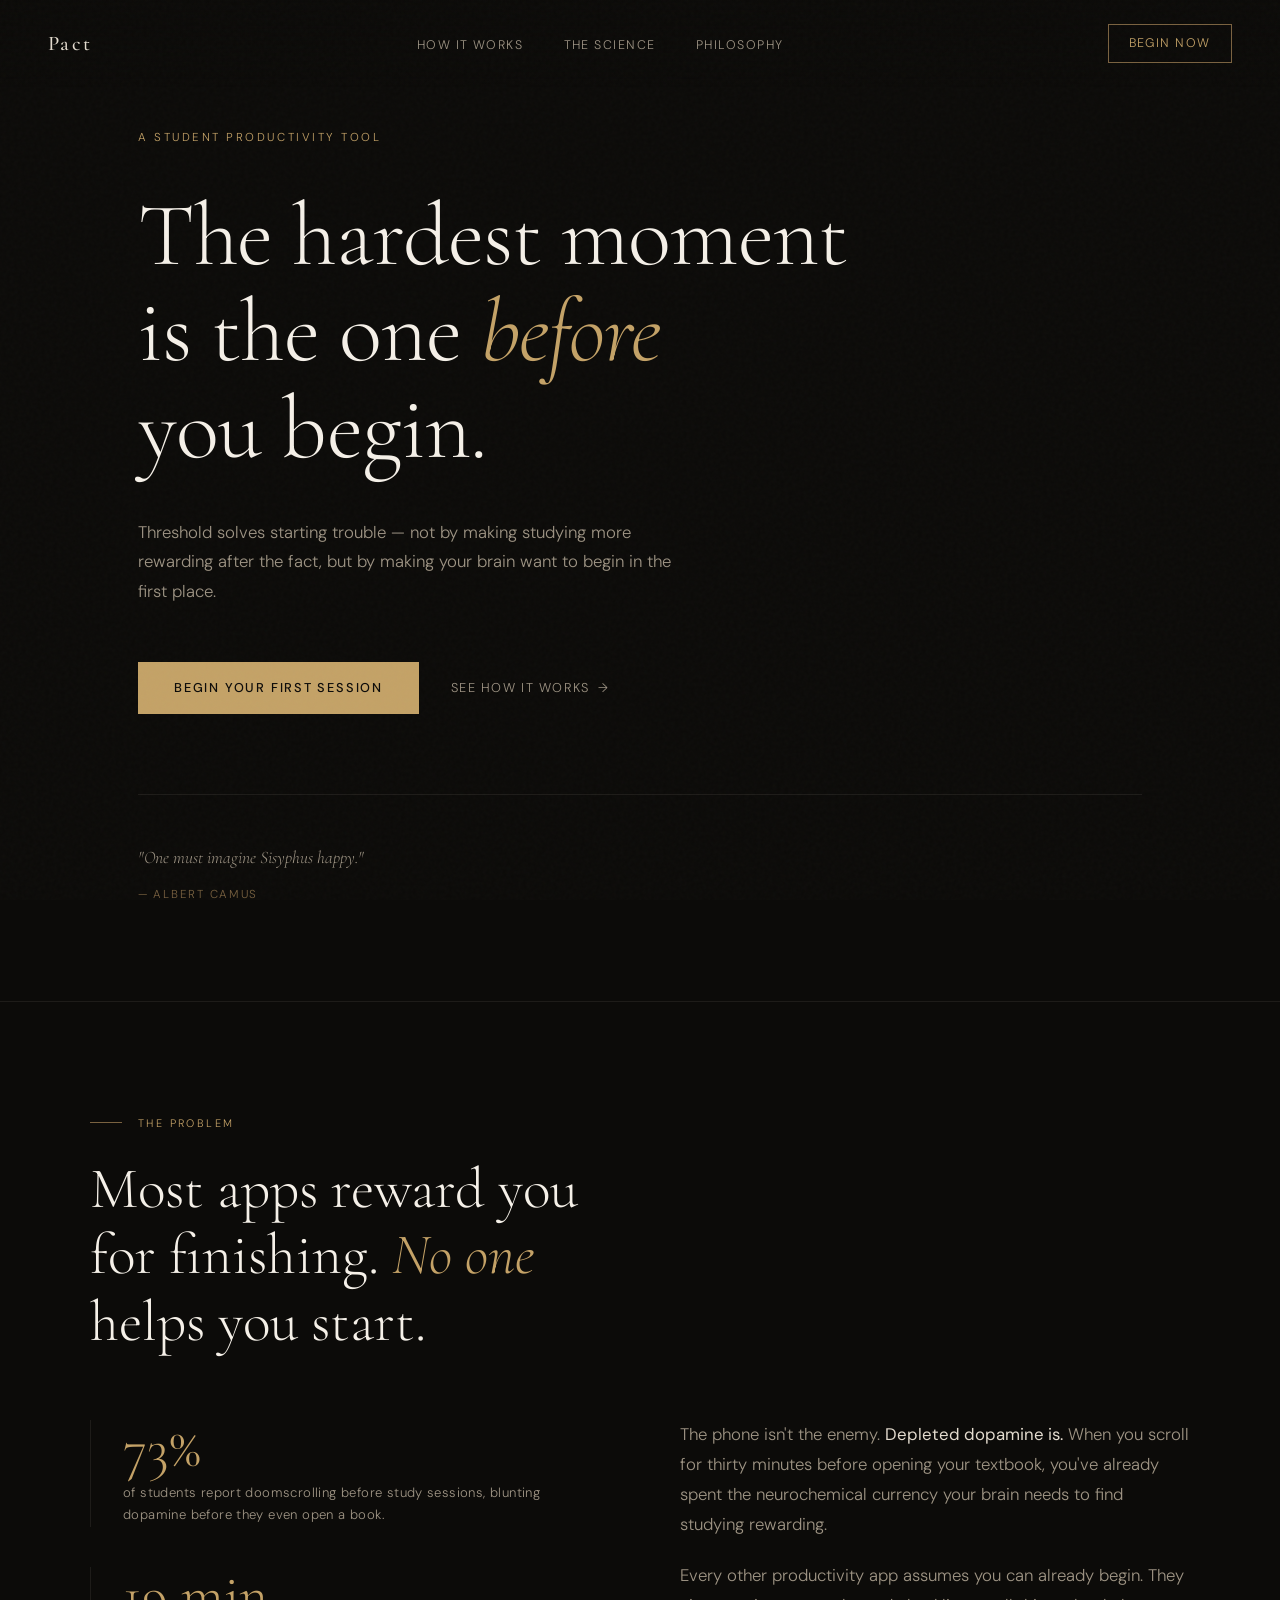
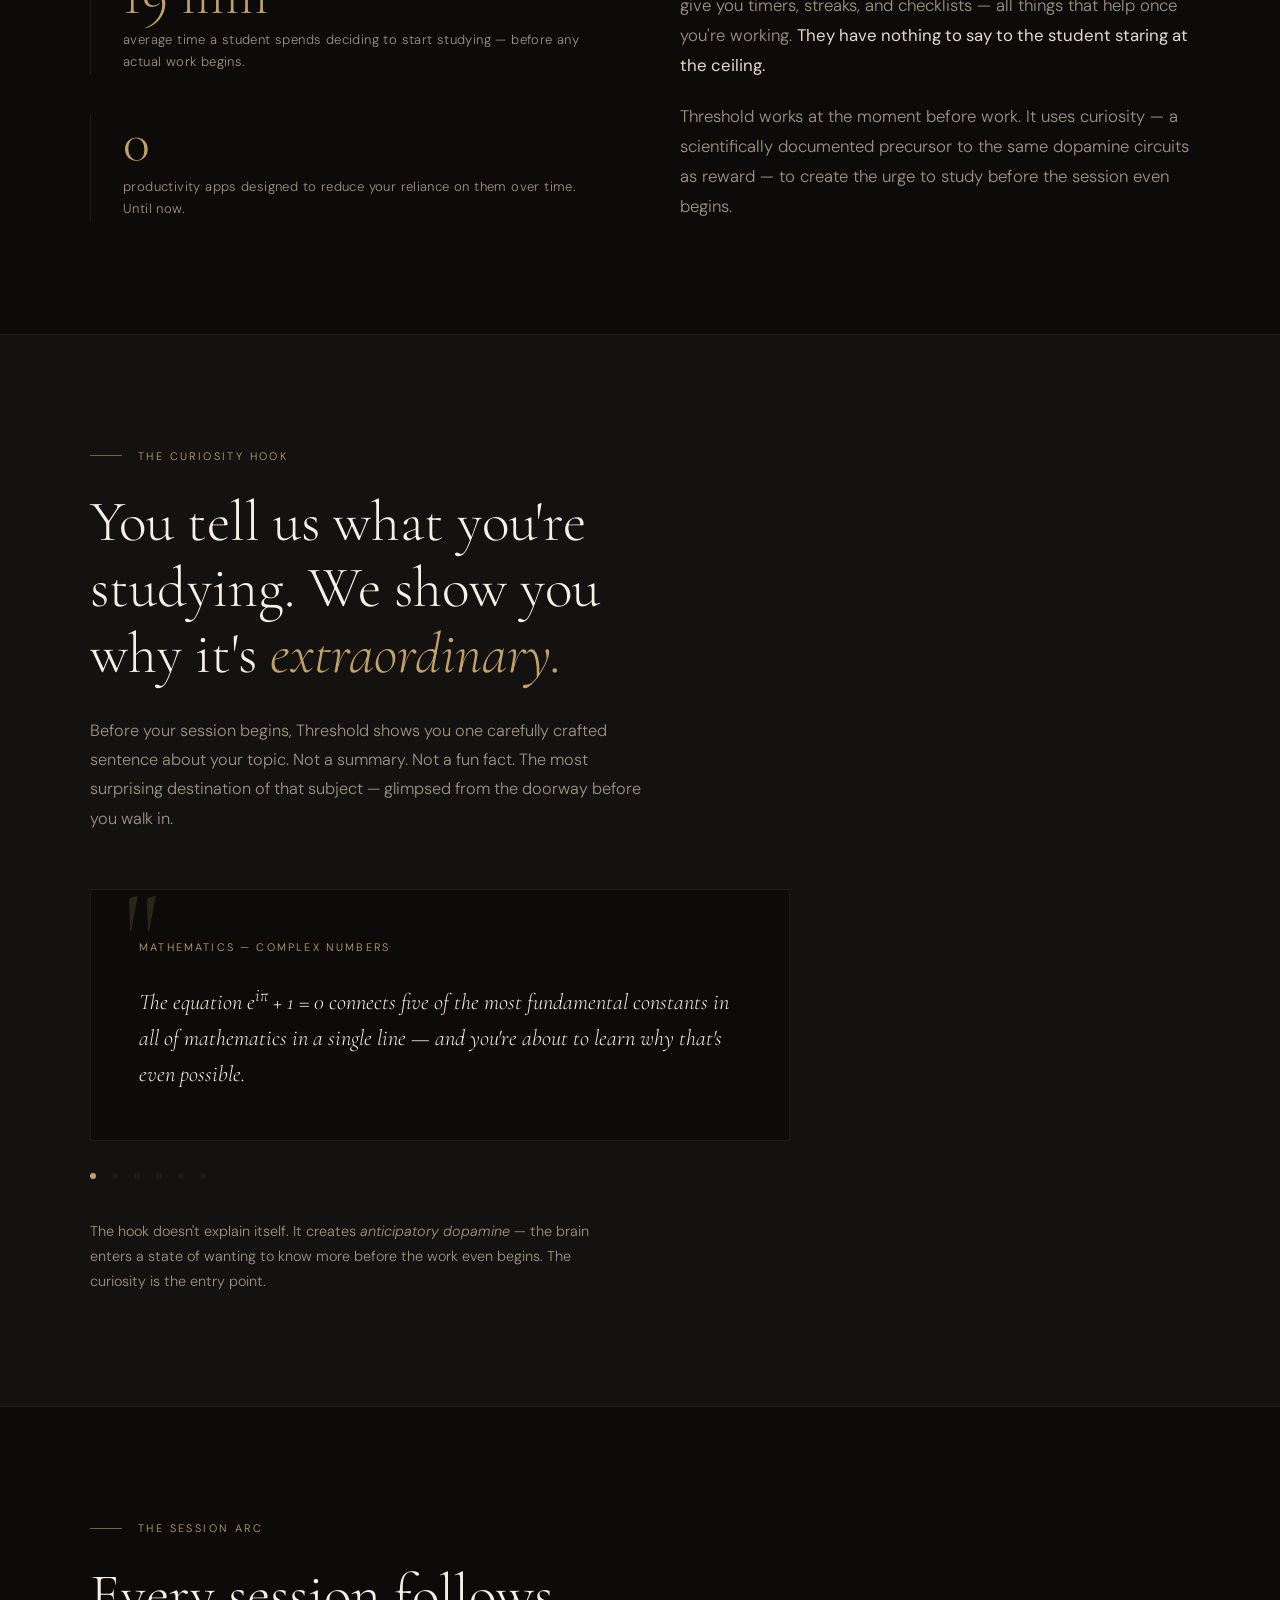
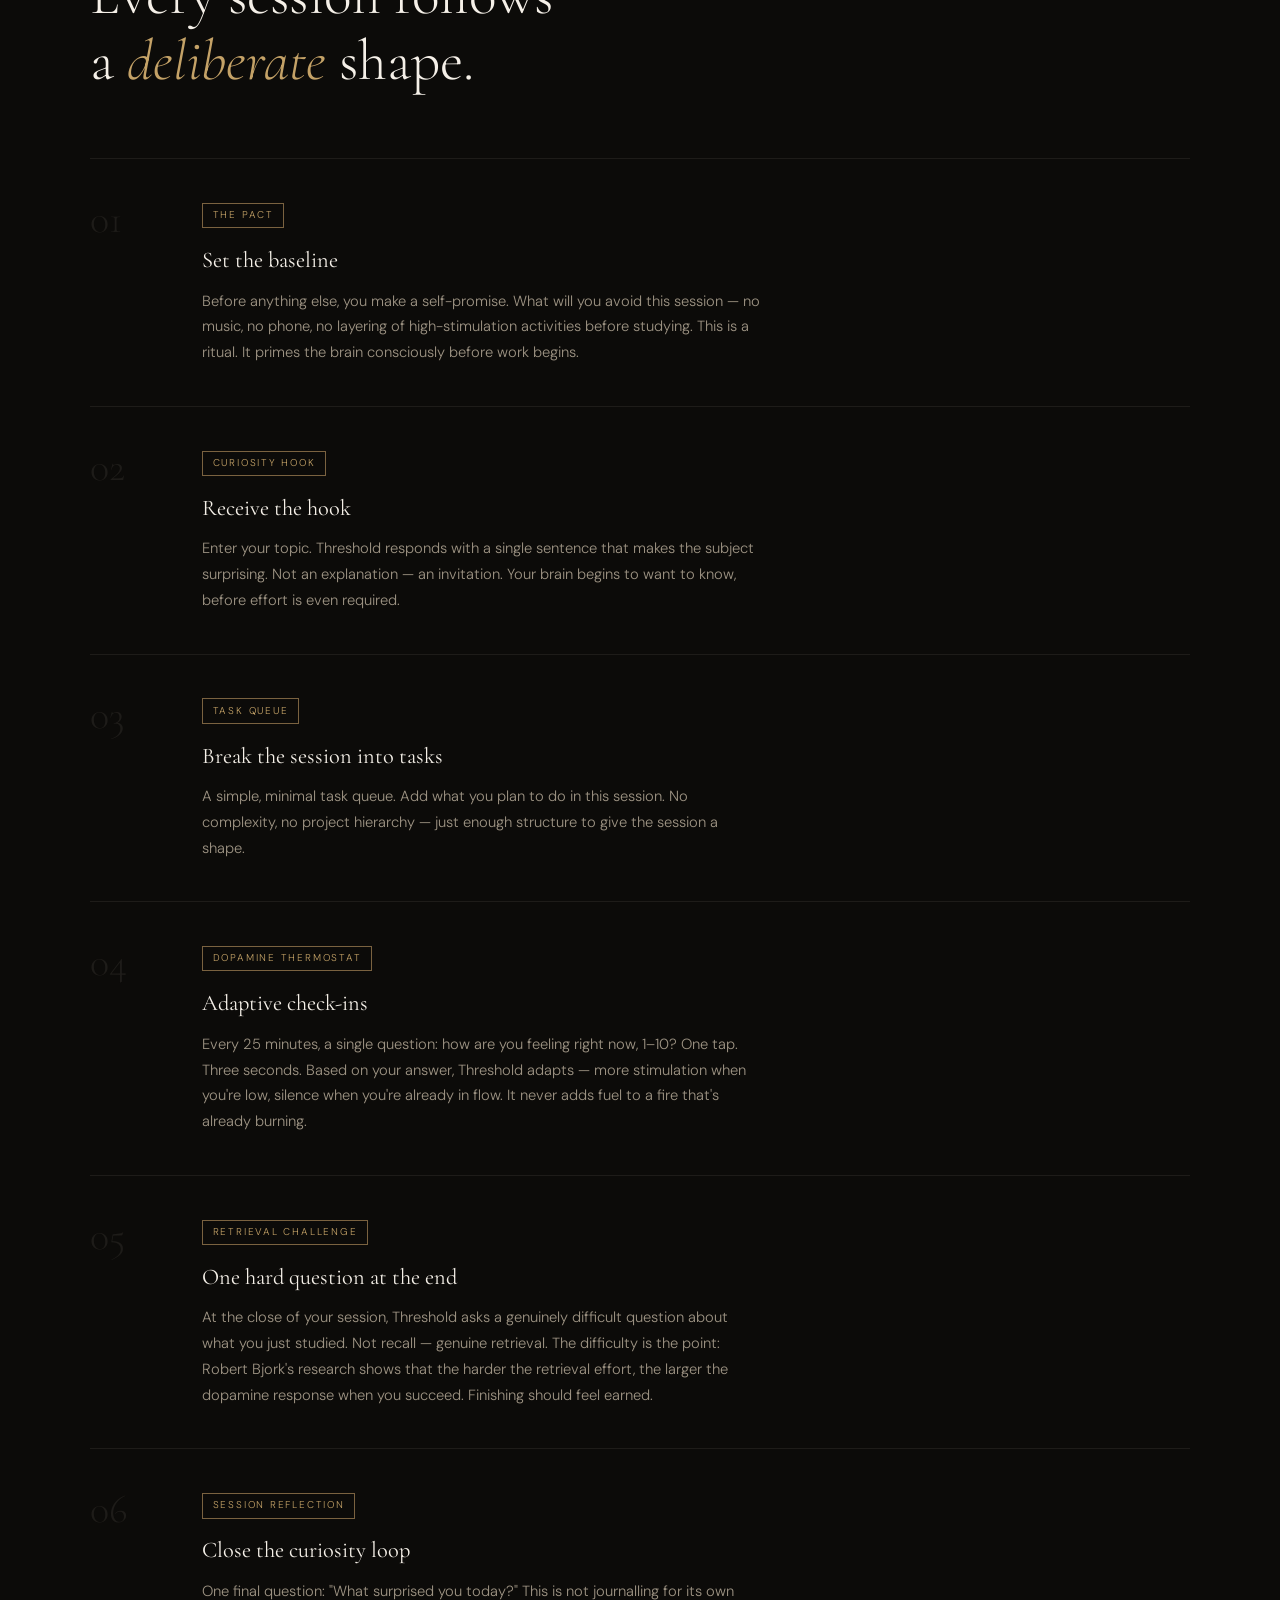
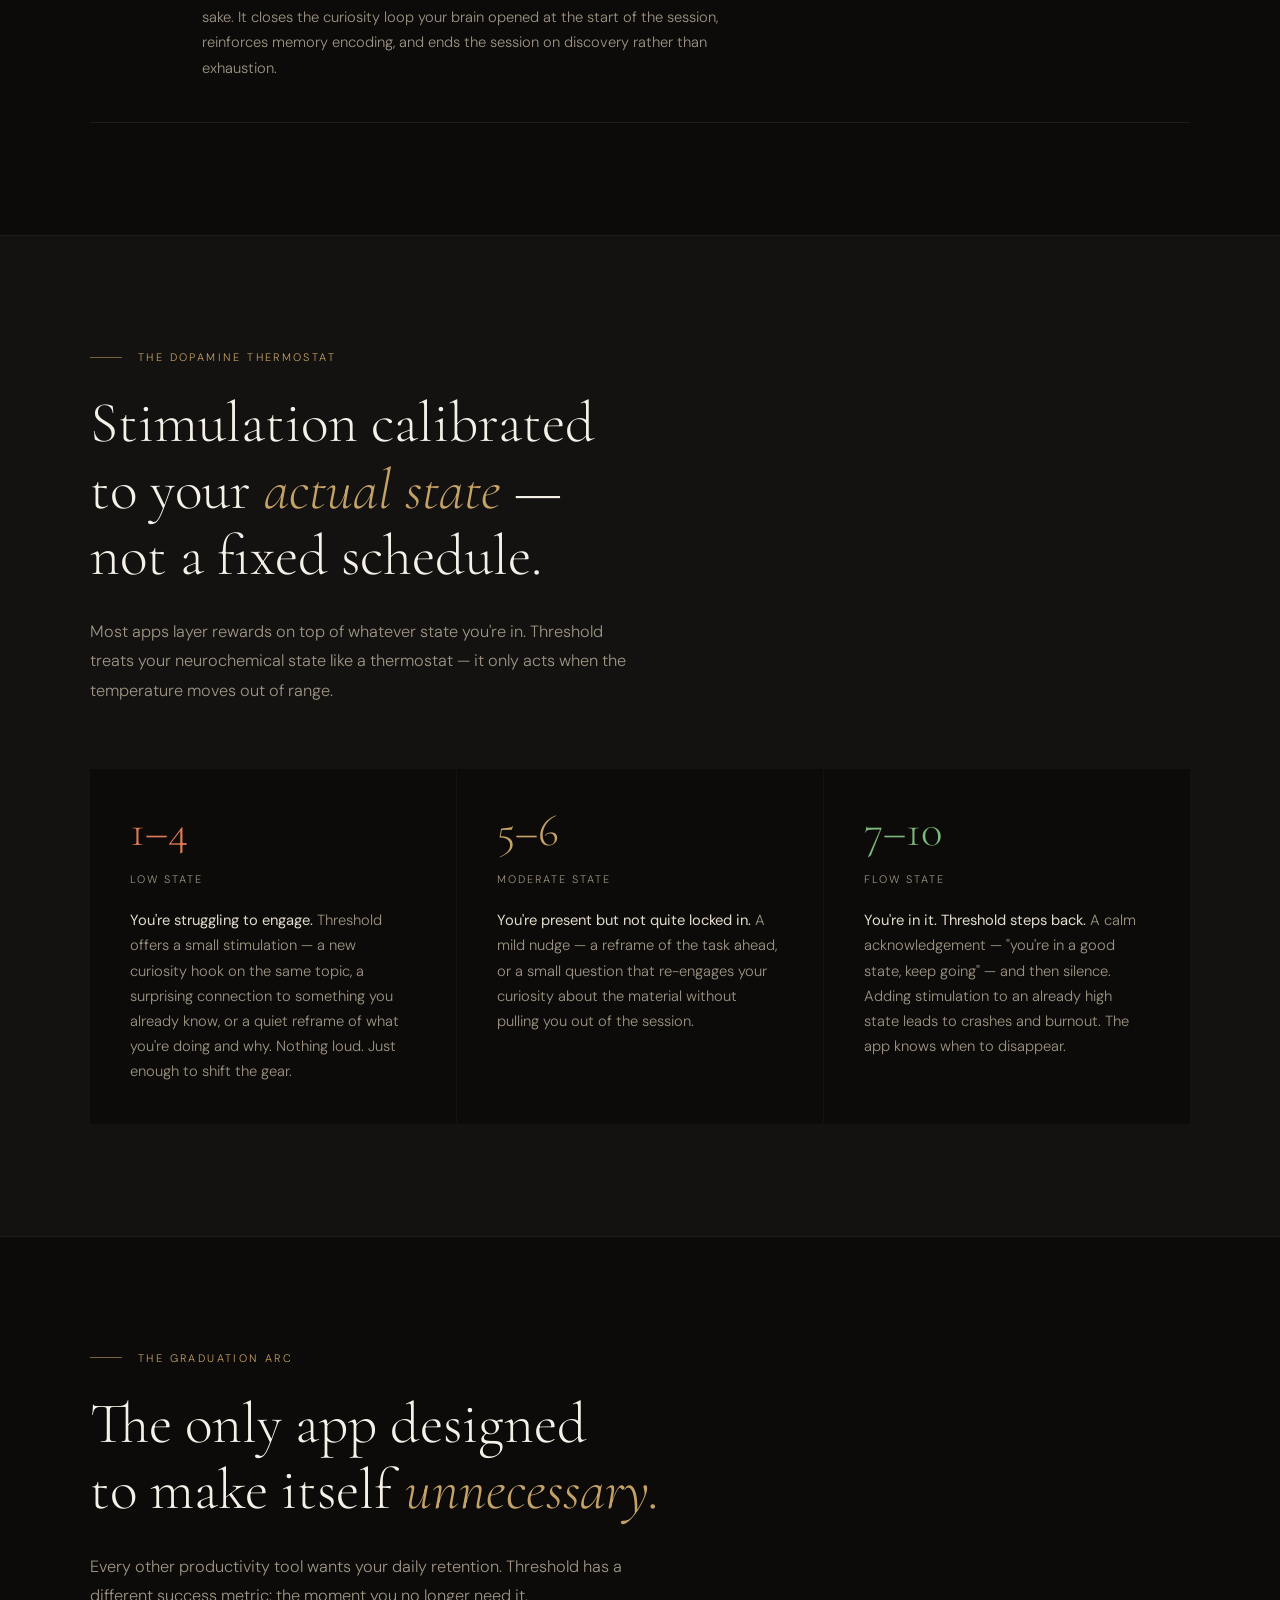
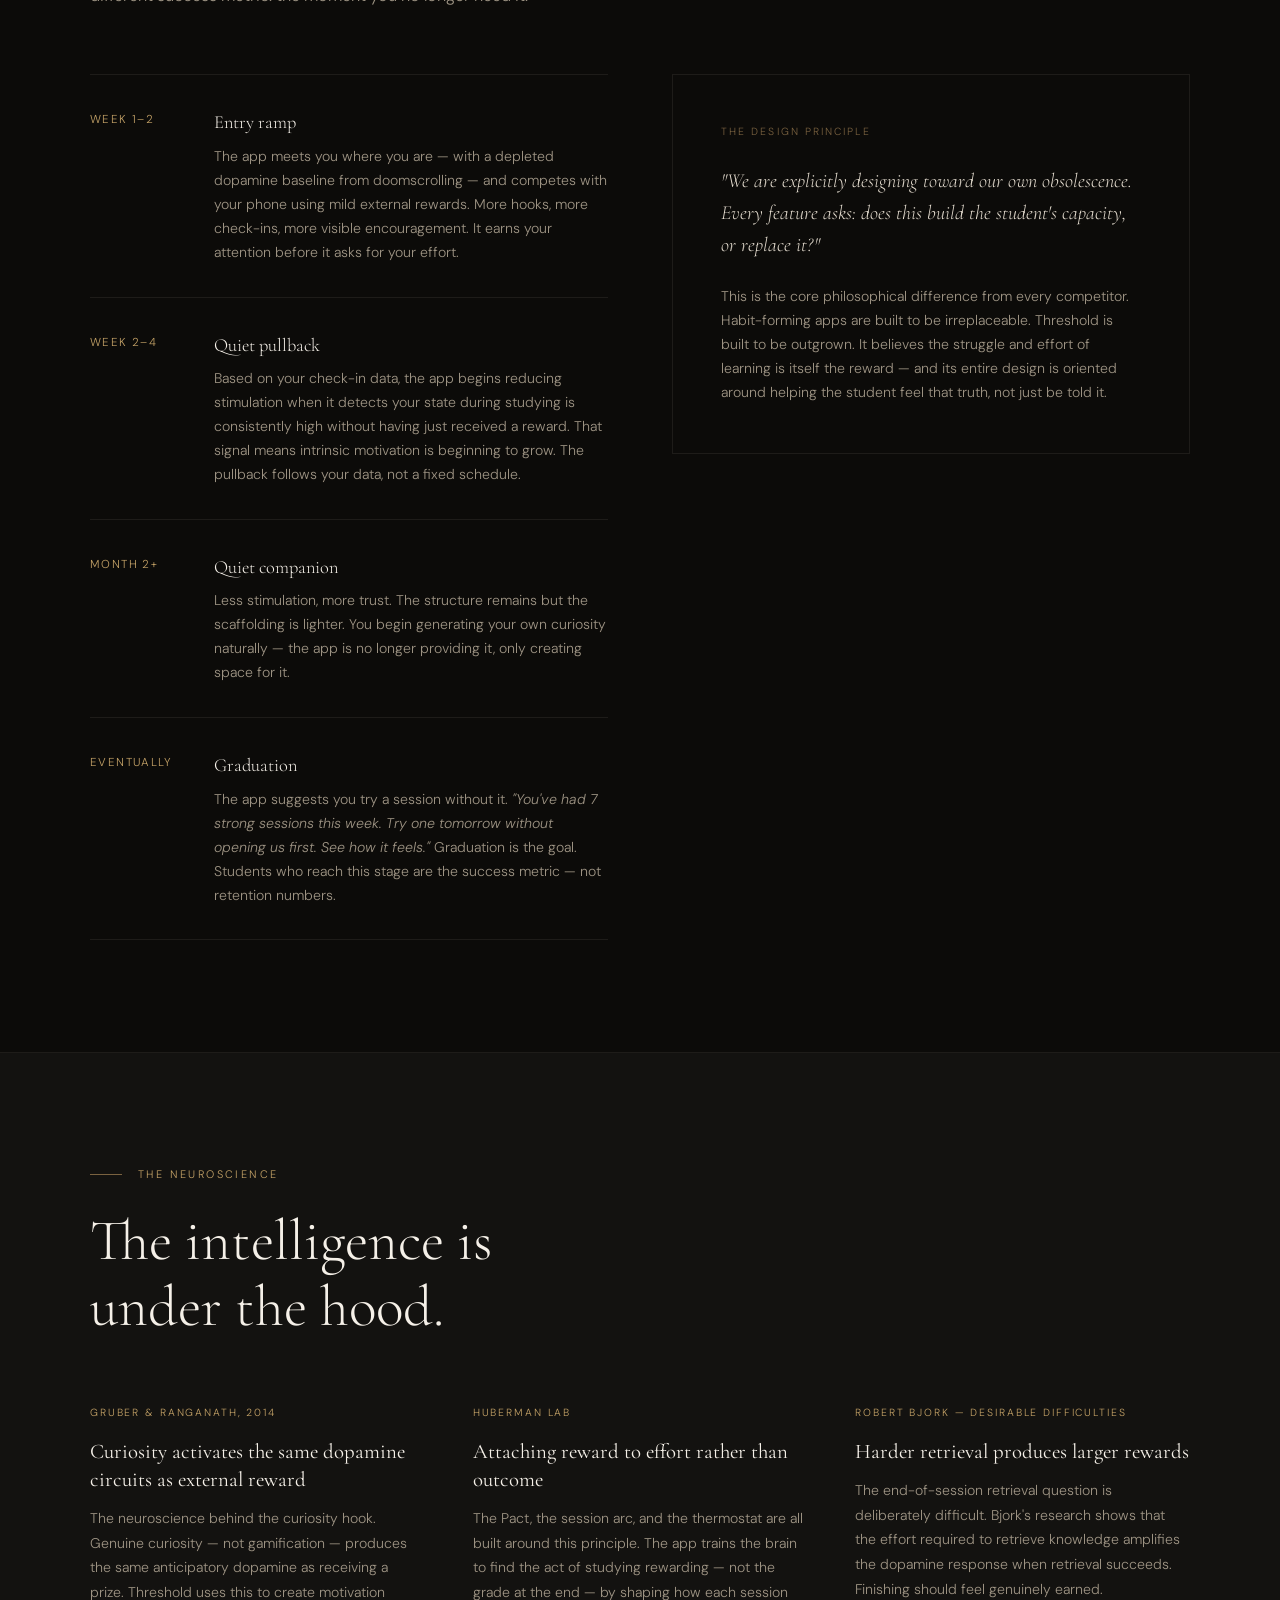
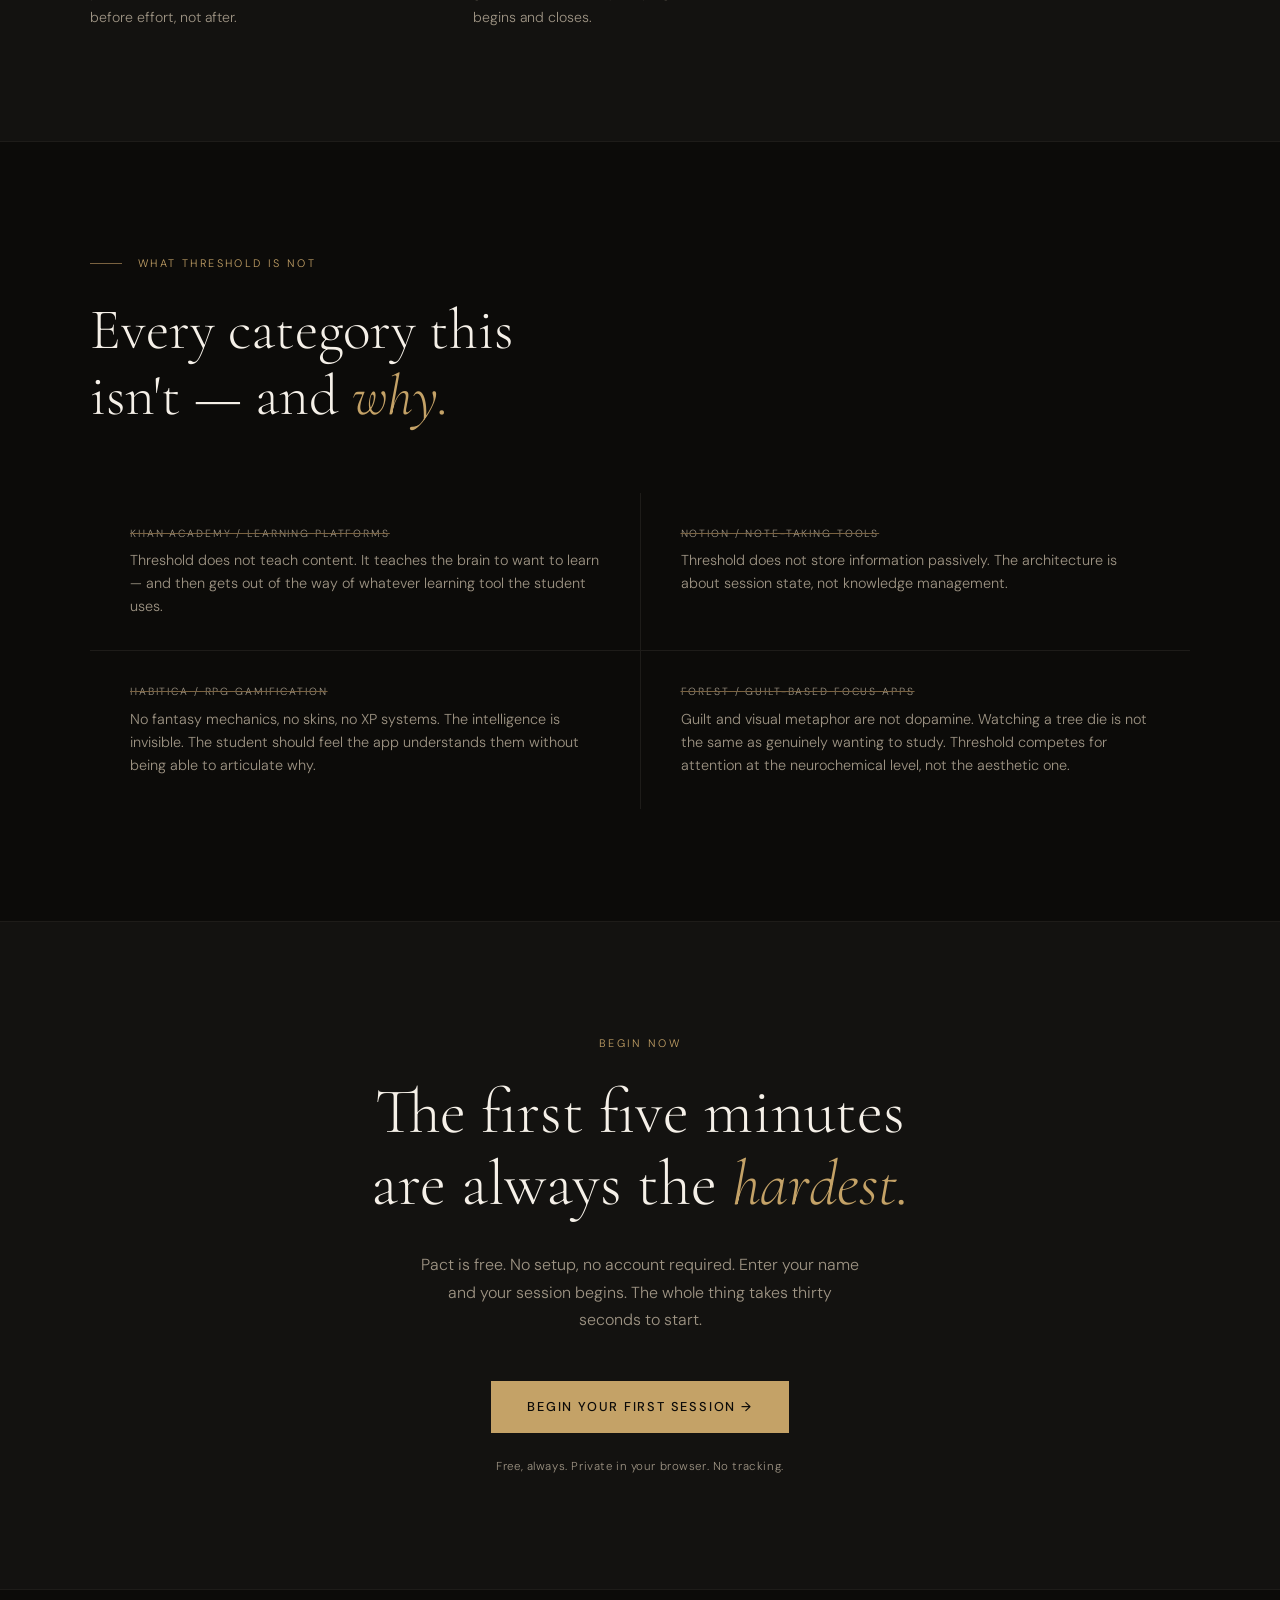
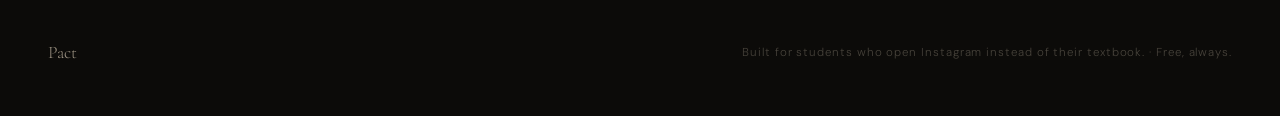
<file: app.html>
<!DOCTYPE html>
<html lang="en">
<head>
  <meta charset="UTF-8">
  <meta http-equiv="refresh" content="0; url=./index.html#app">
  <title>Redirecting to Pact</title>
  <script>
    window.location.replace("./index.html#app");
  </script>
</head>
<body></body>
</html>
</file>
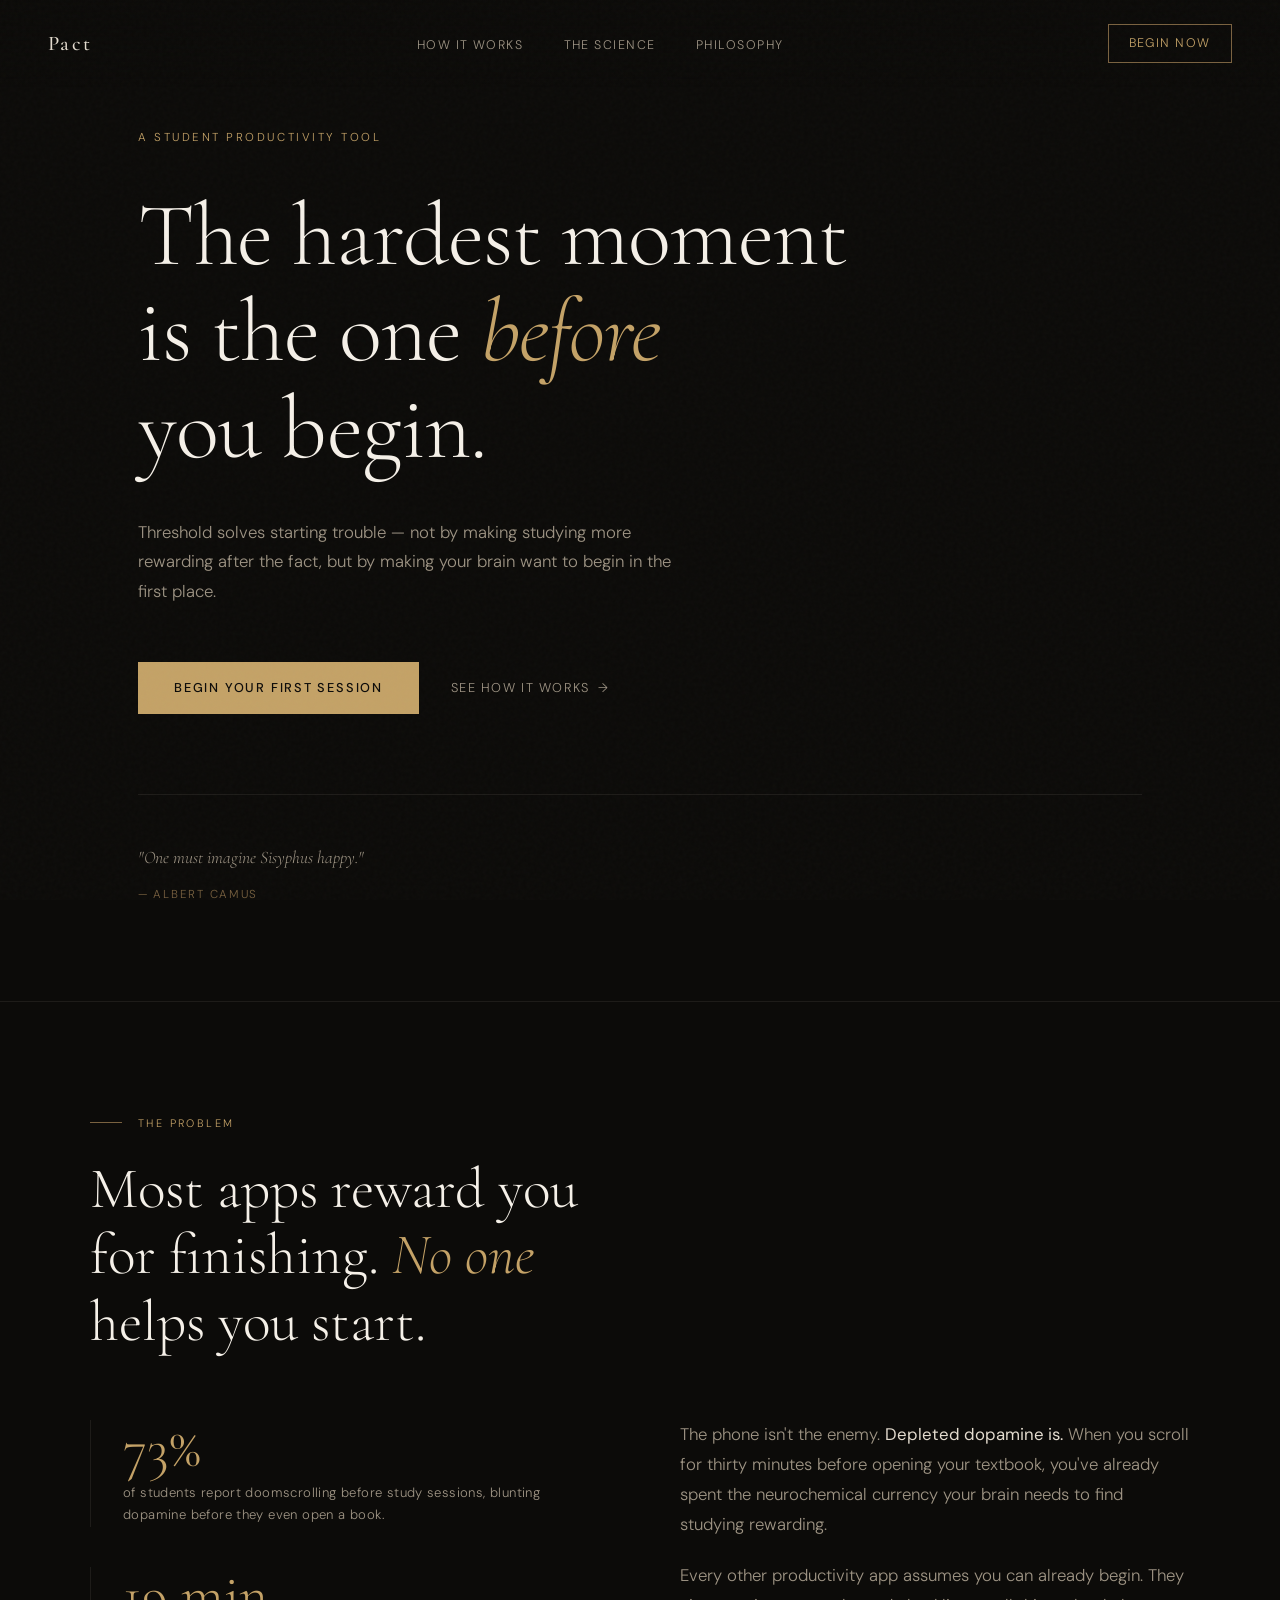
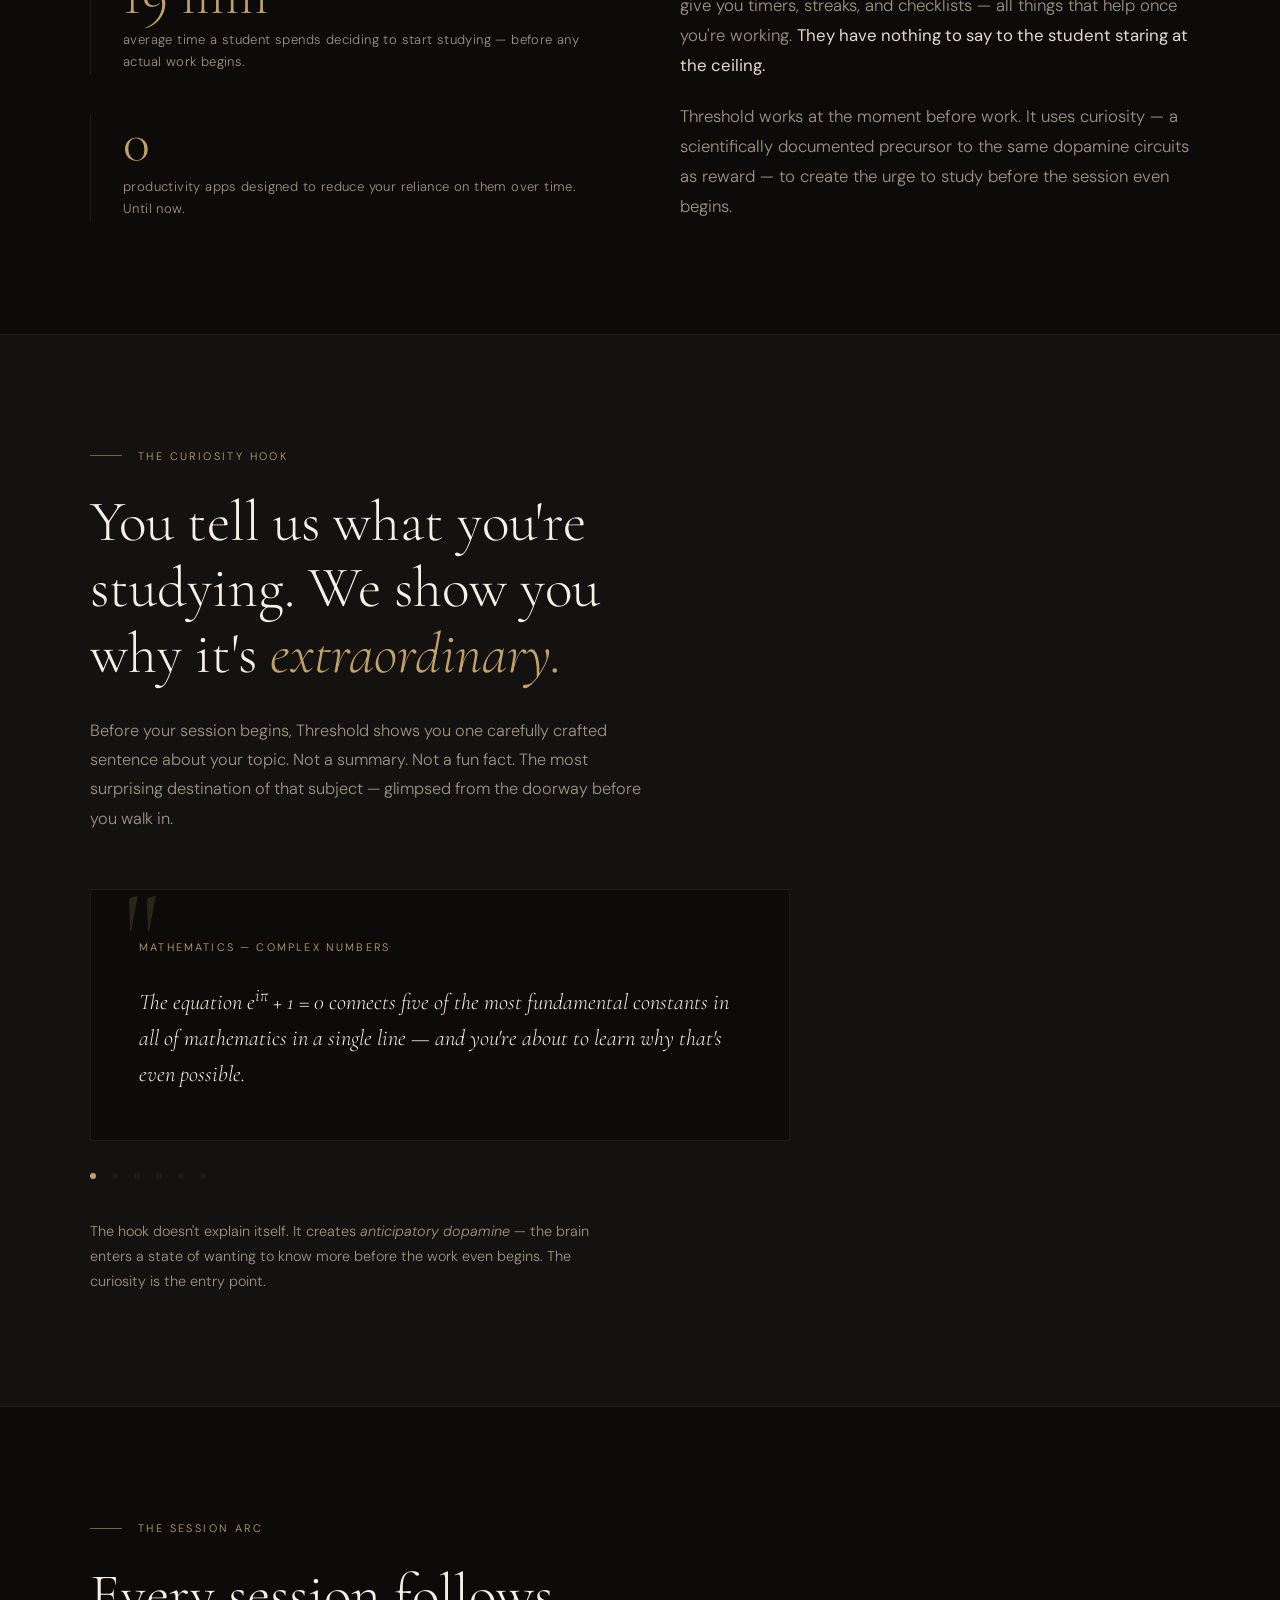
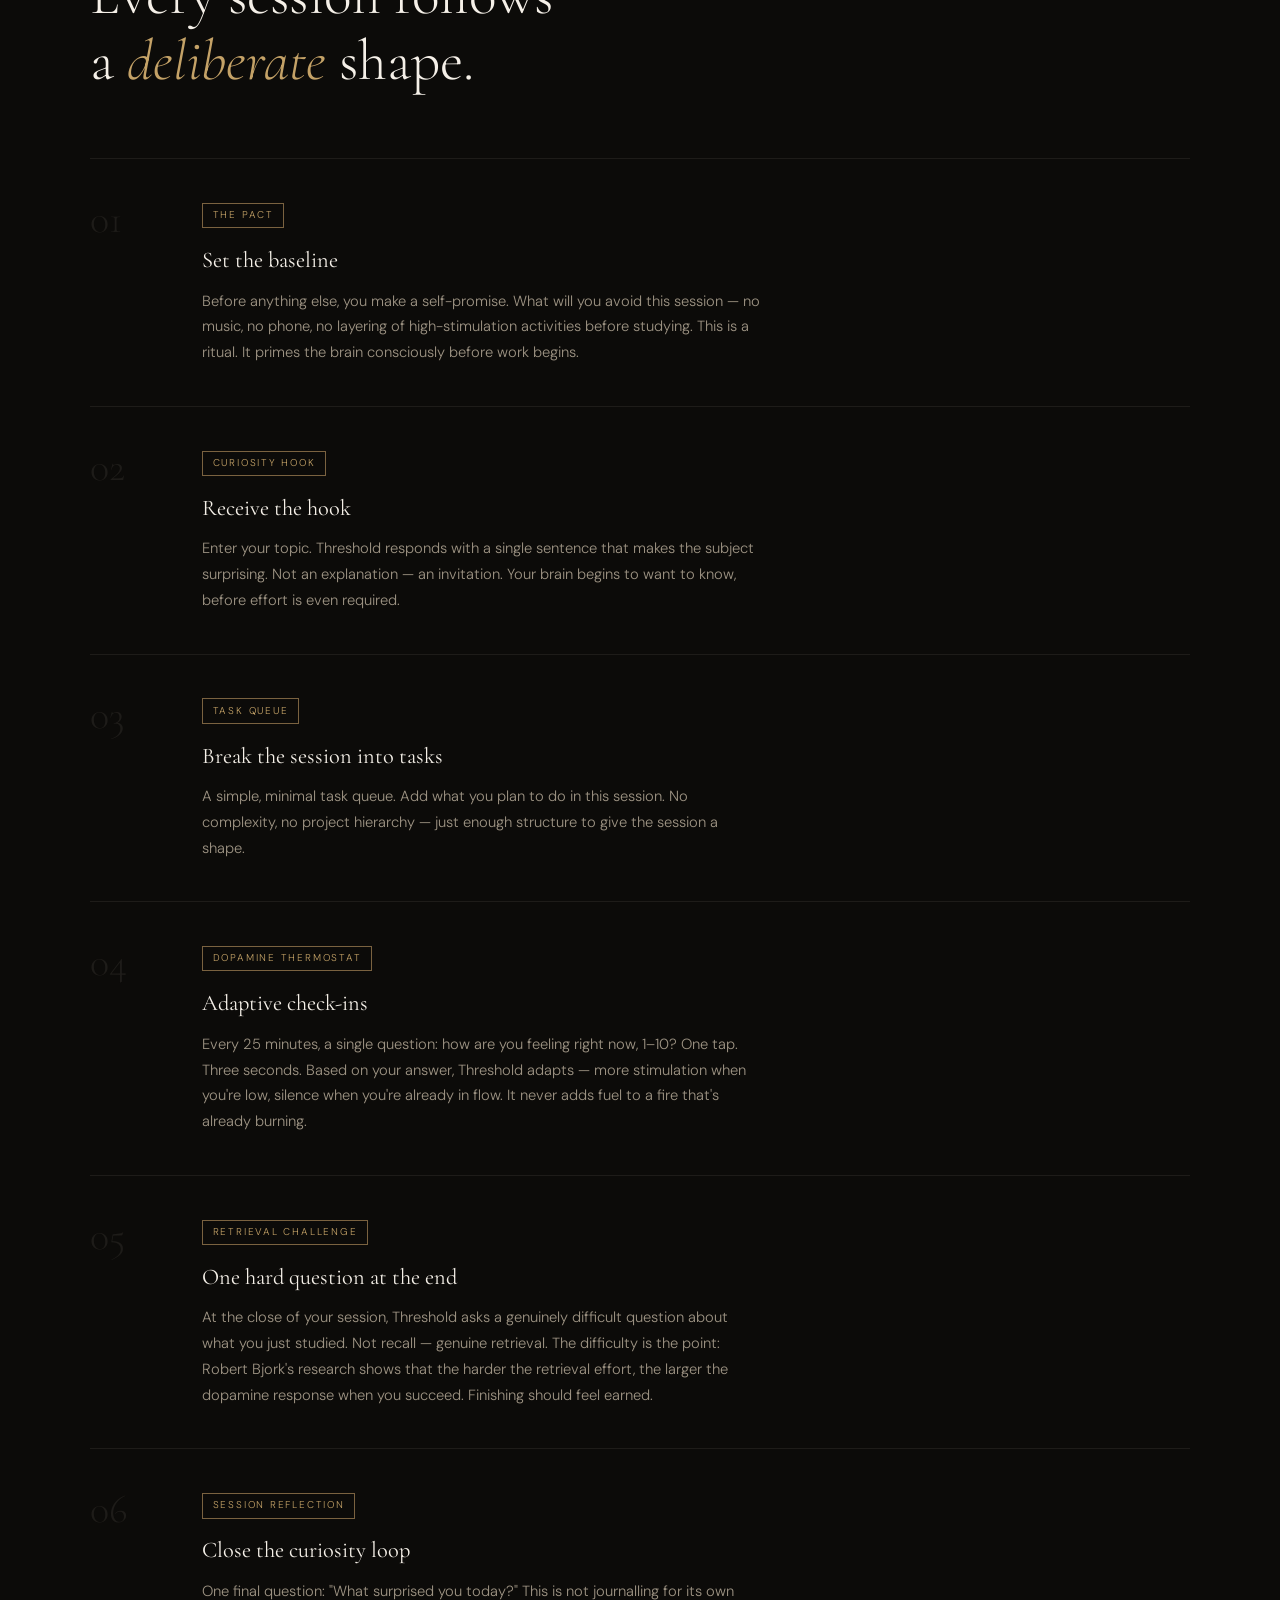
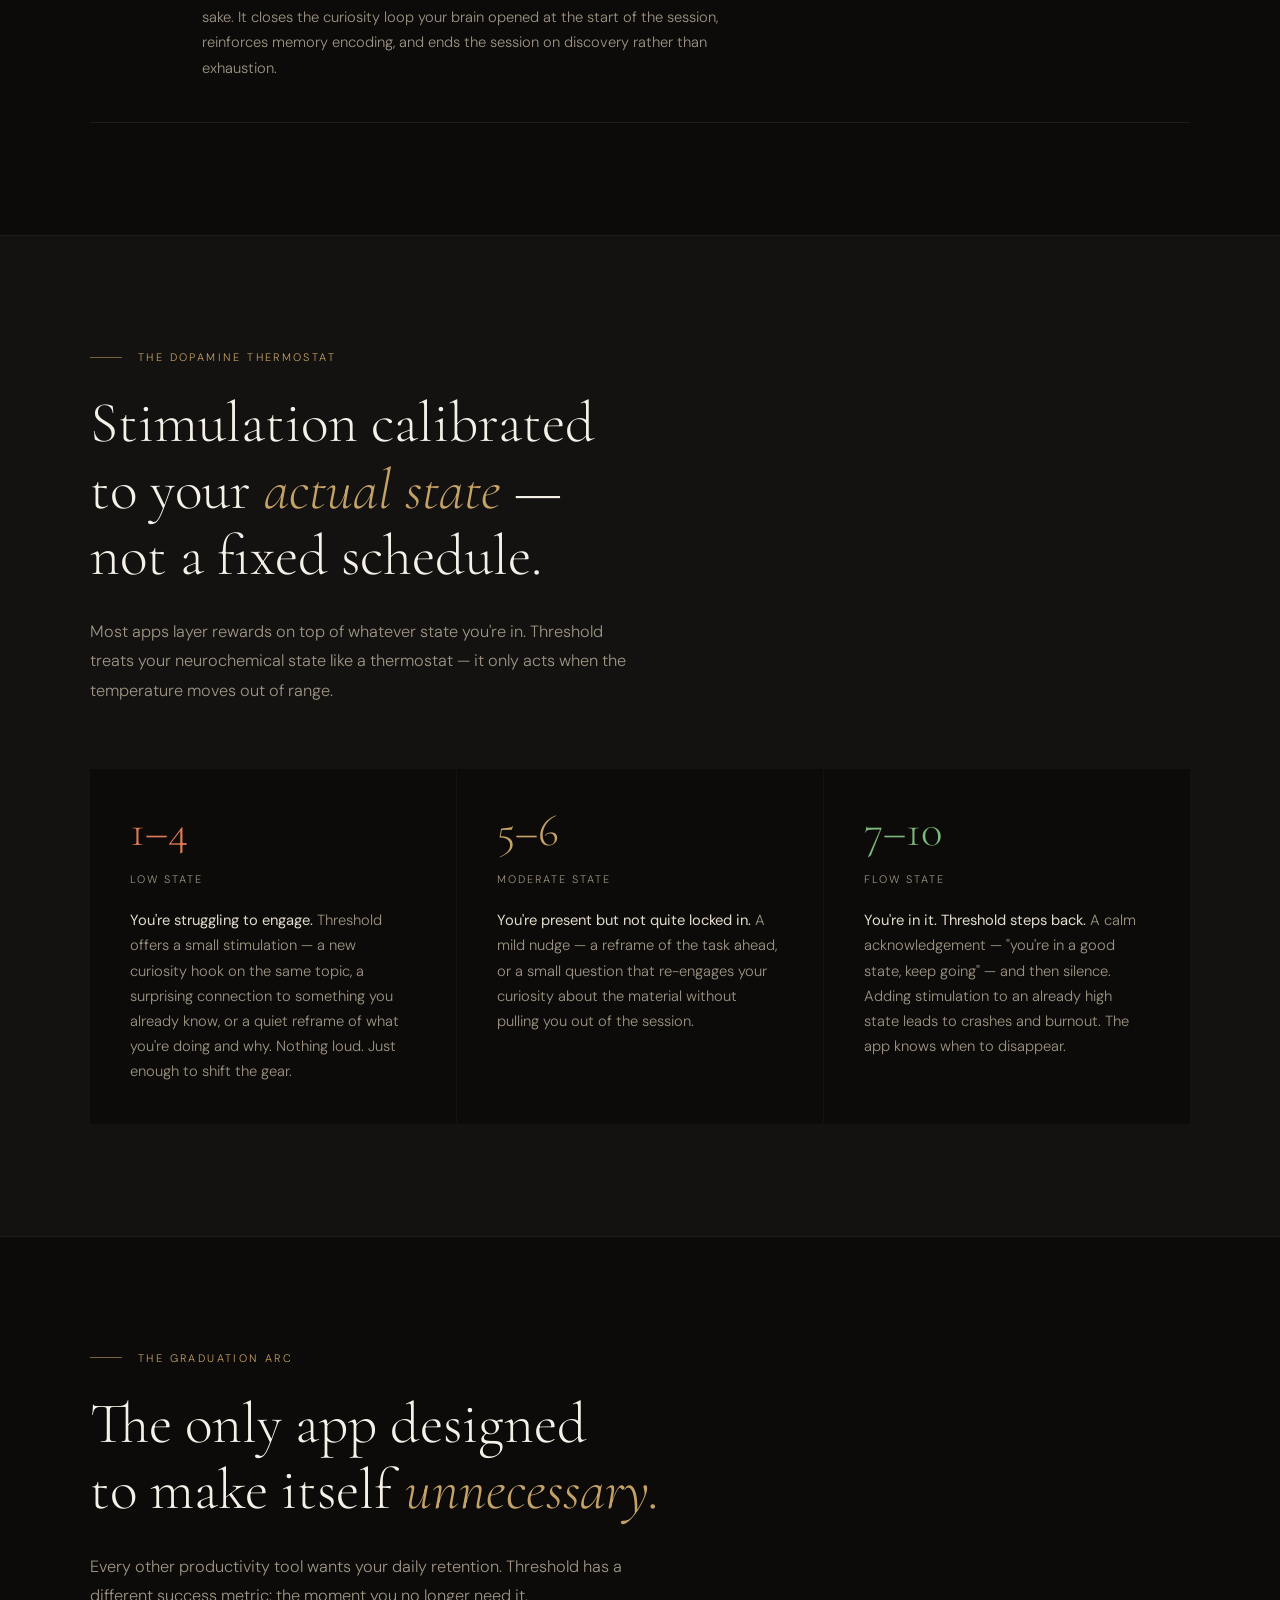
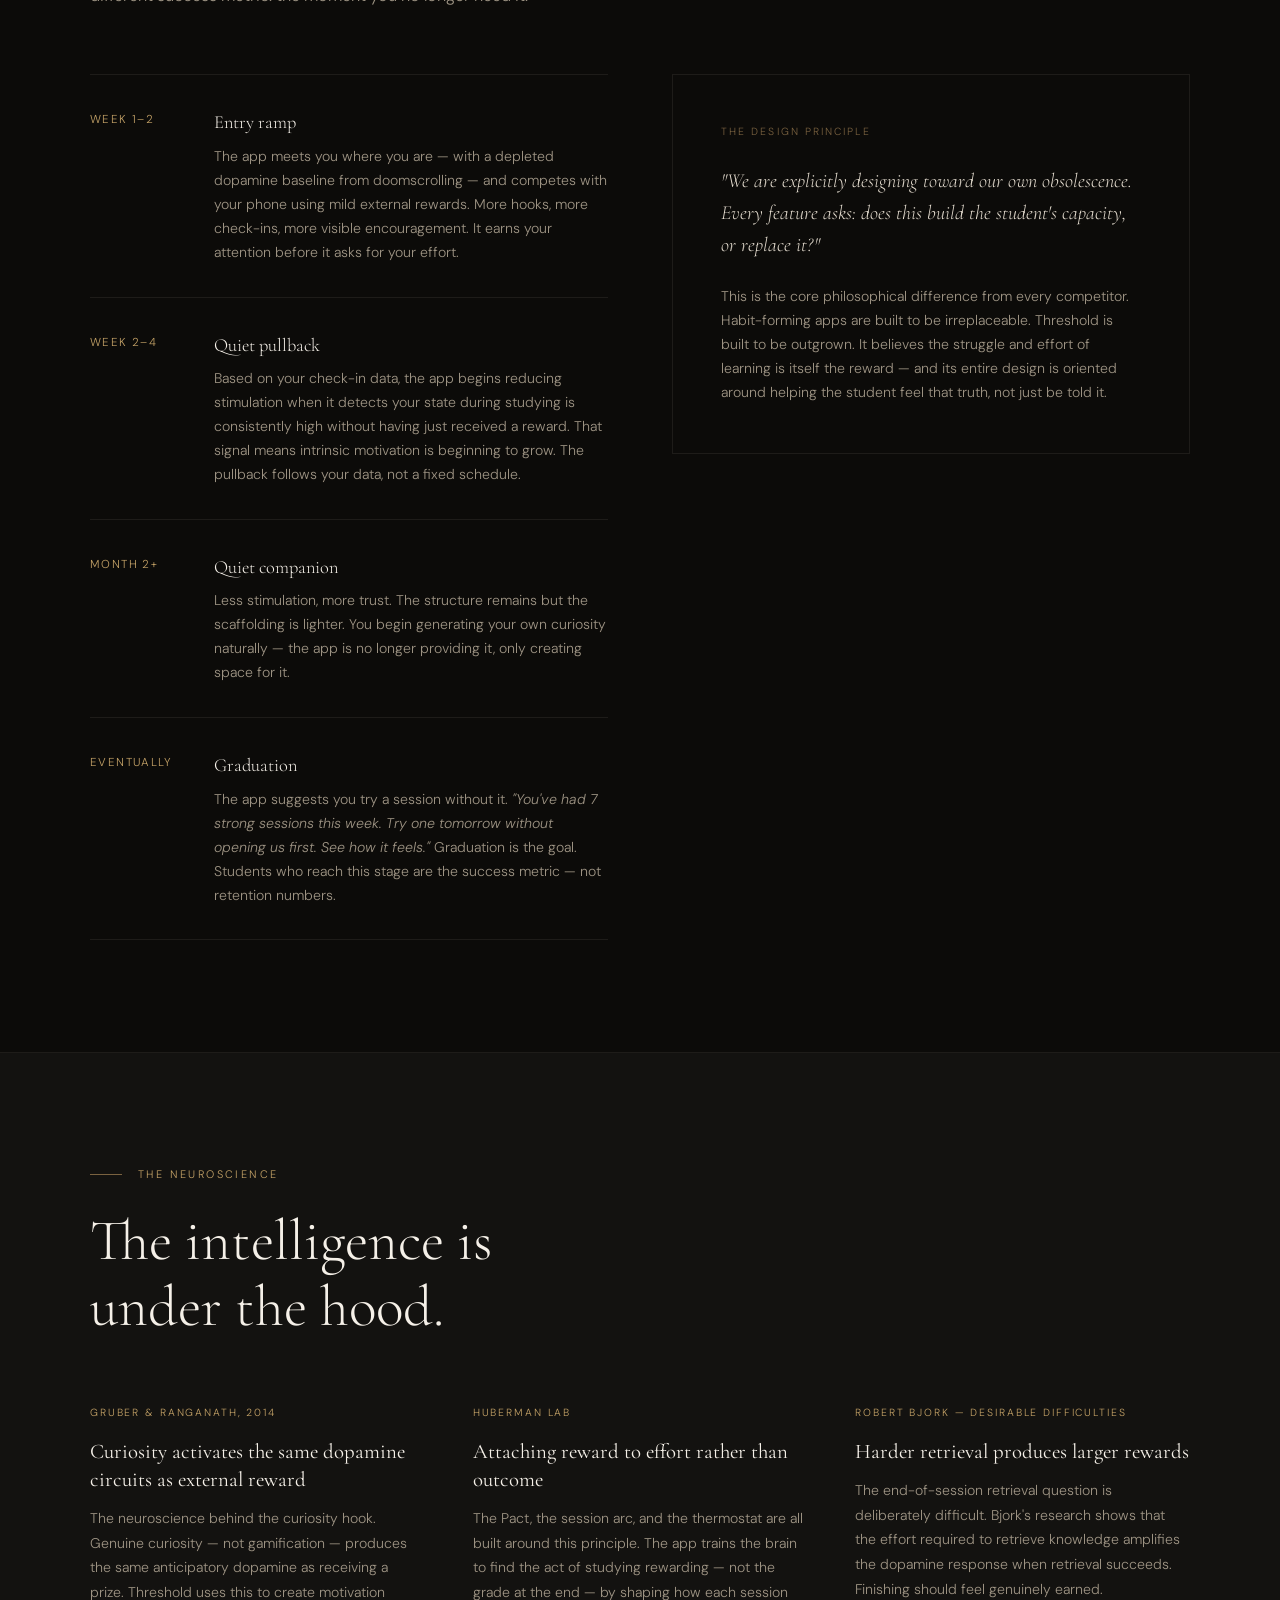
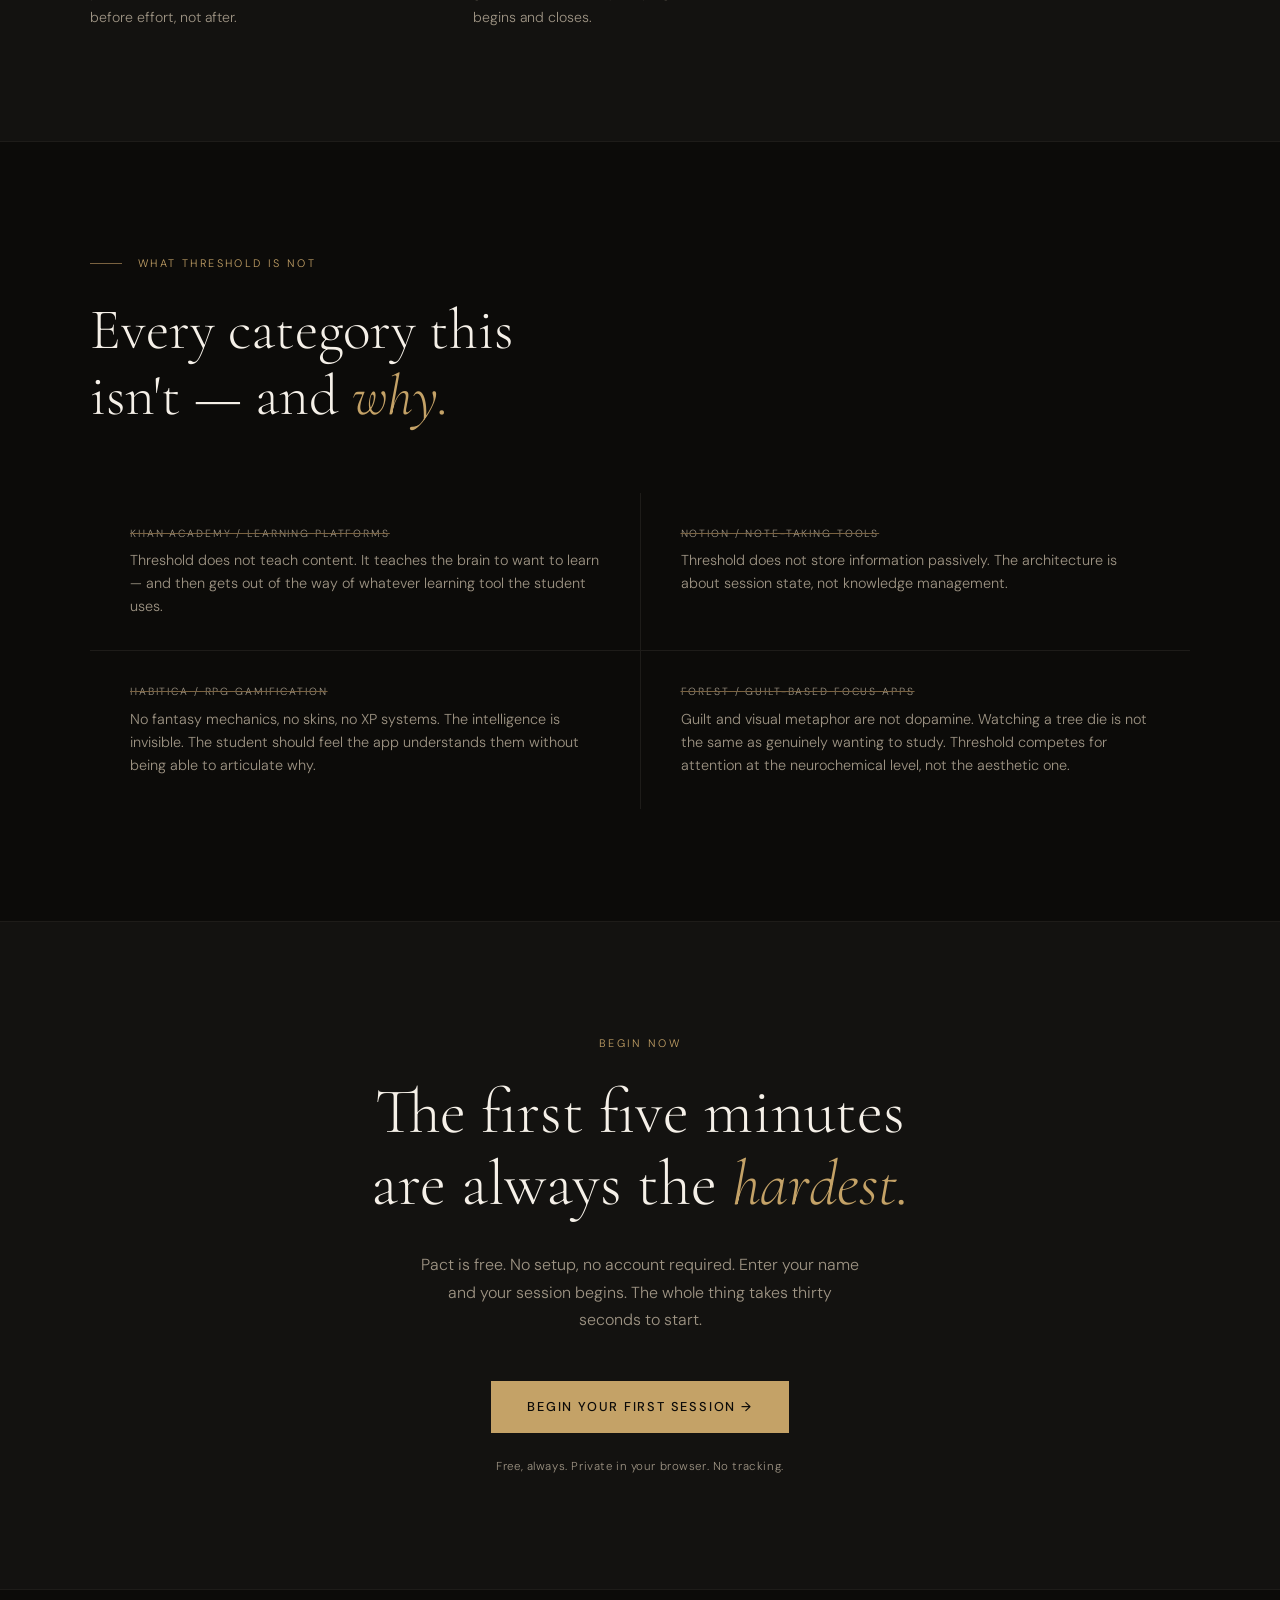
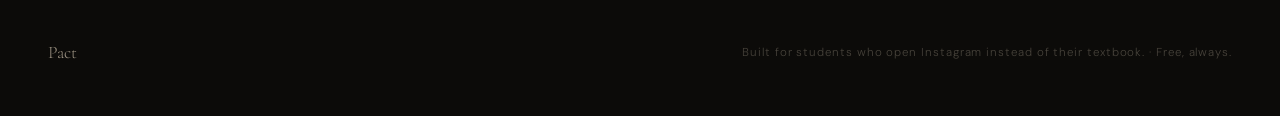
<file: hook.html>
<!DOCTYPE html>
<html lang="en">
<head>
  <meta charset="UTF-8">
  <meta http-equiv="refresh" content="0; url=./index.html#hook">
  <title>Redirecting to Pact</title>
  <script>
    window.location.replace("./index.html#hook");
  </script>
</head>
<body></body>
</html>
</file>
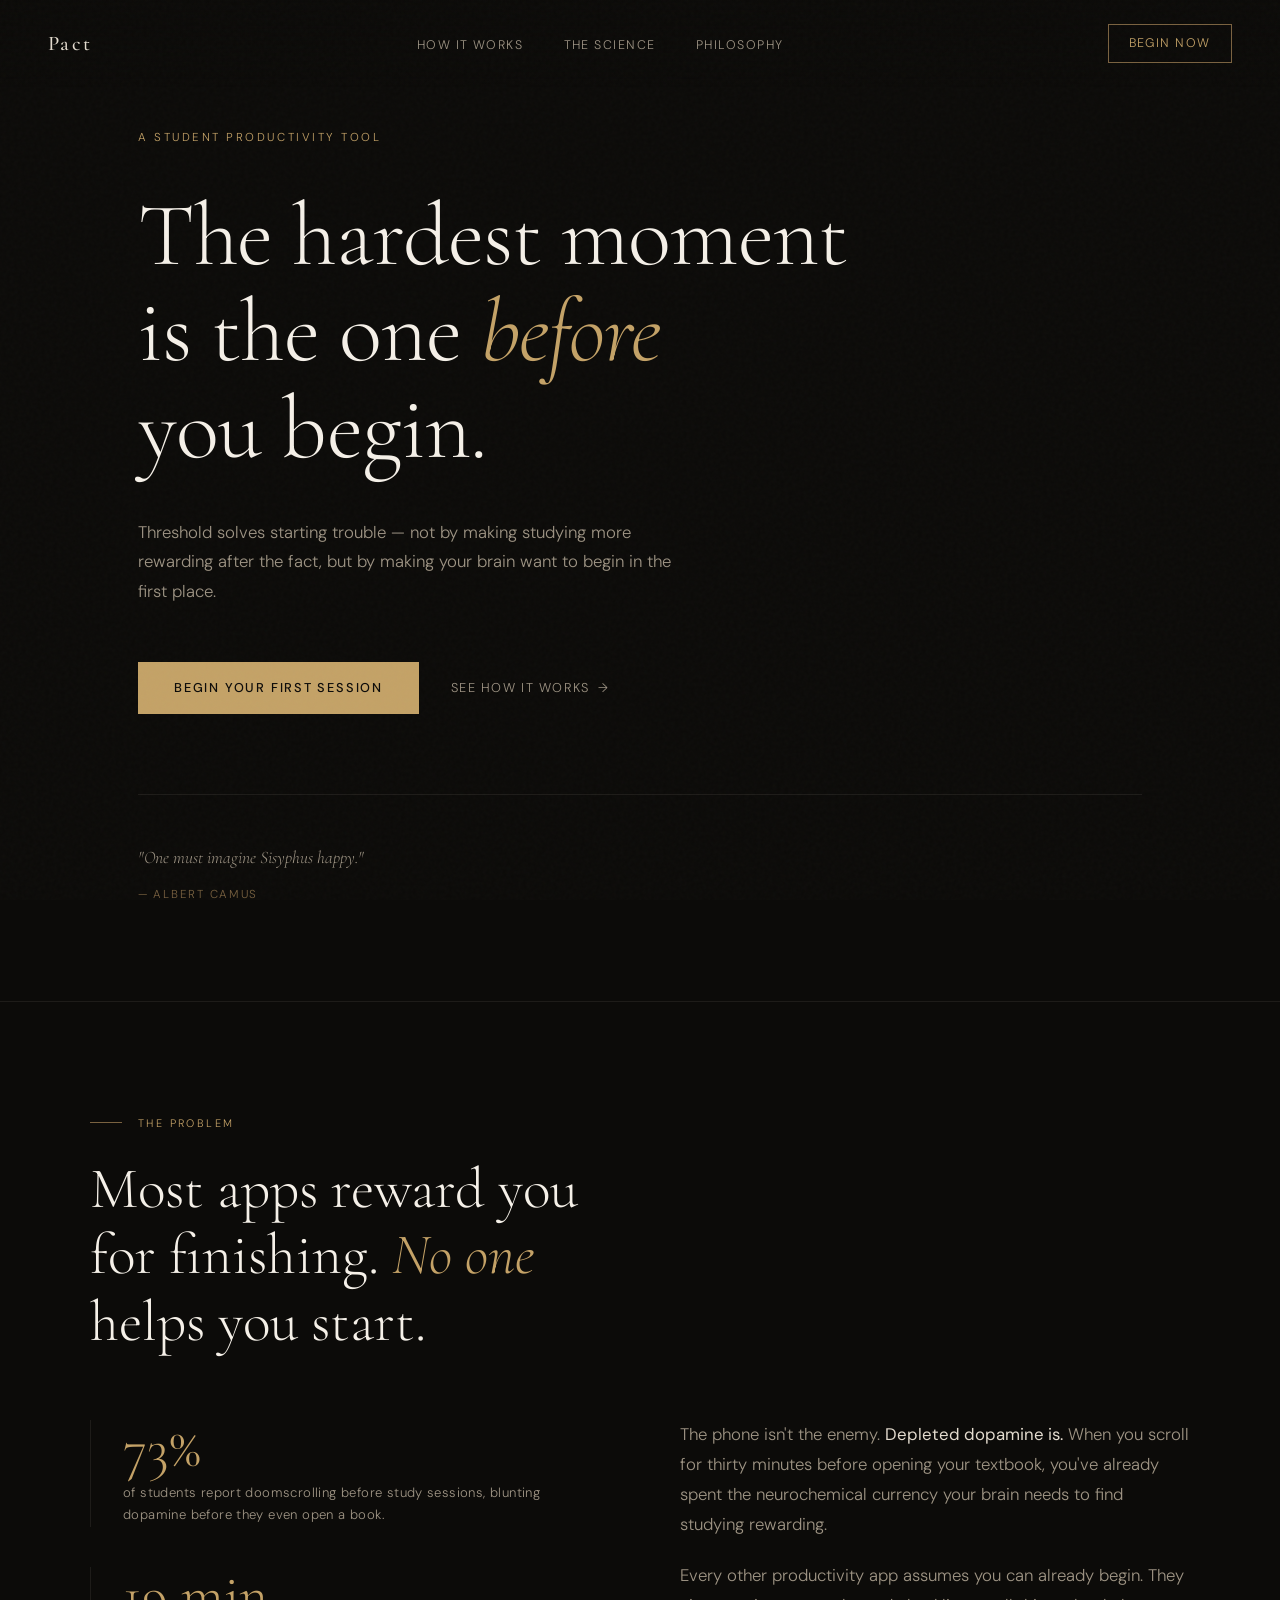
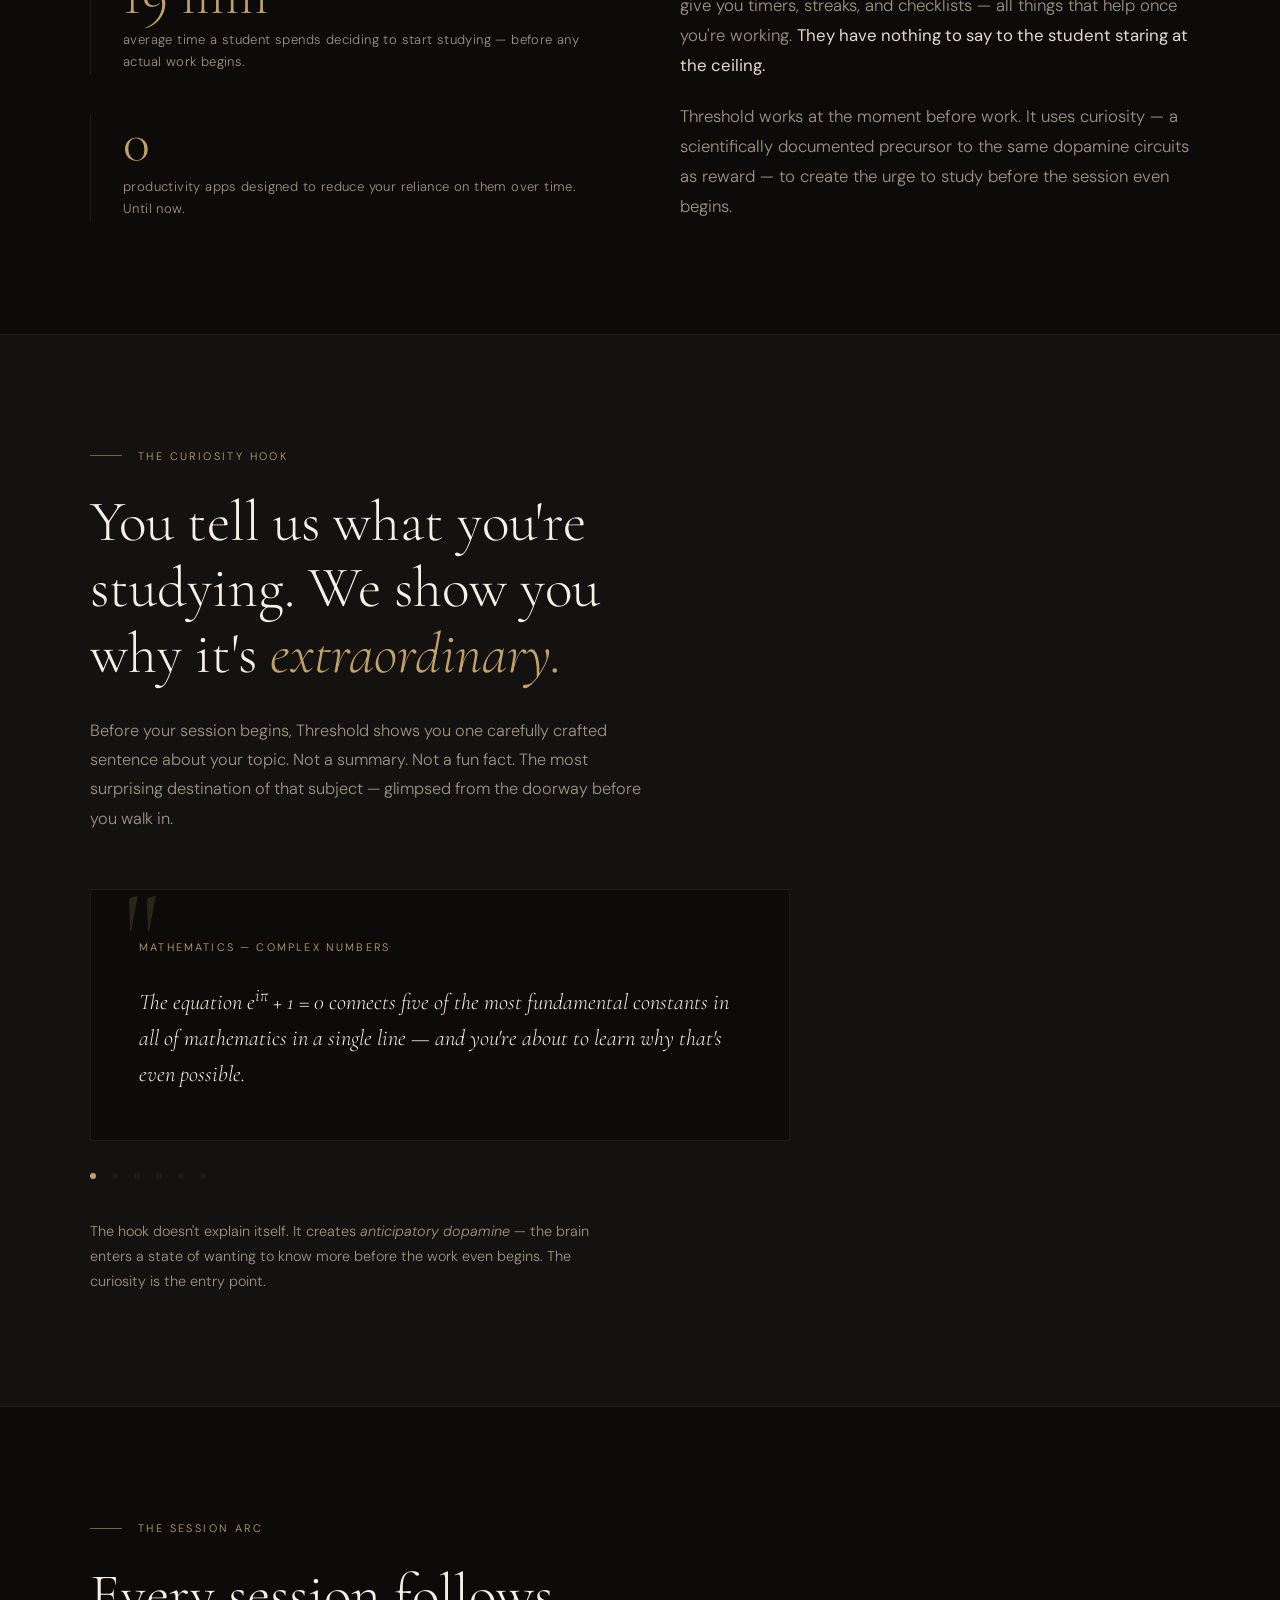
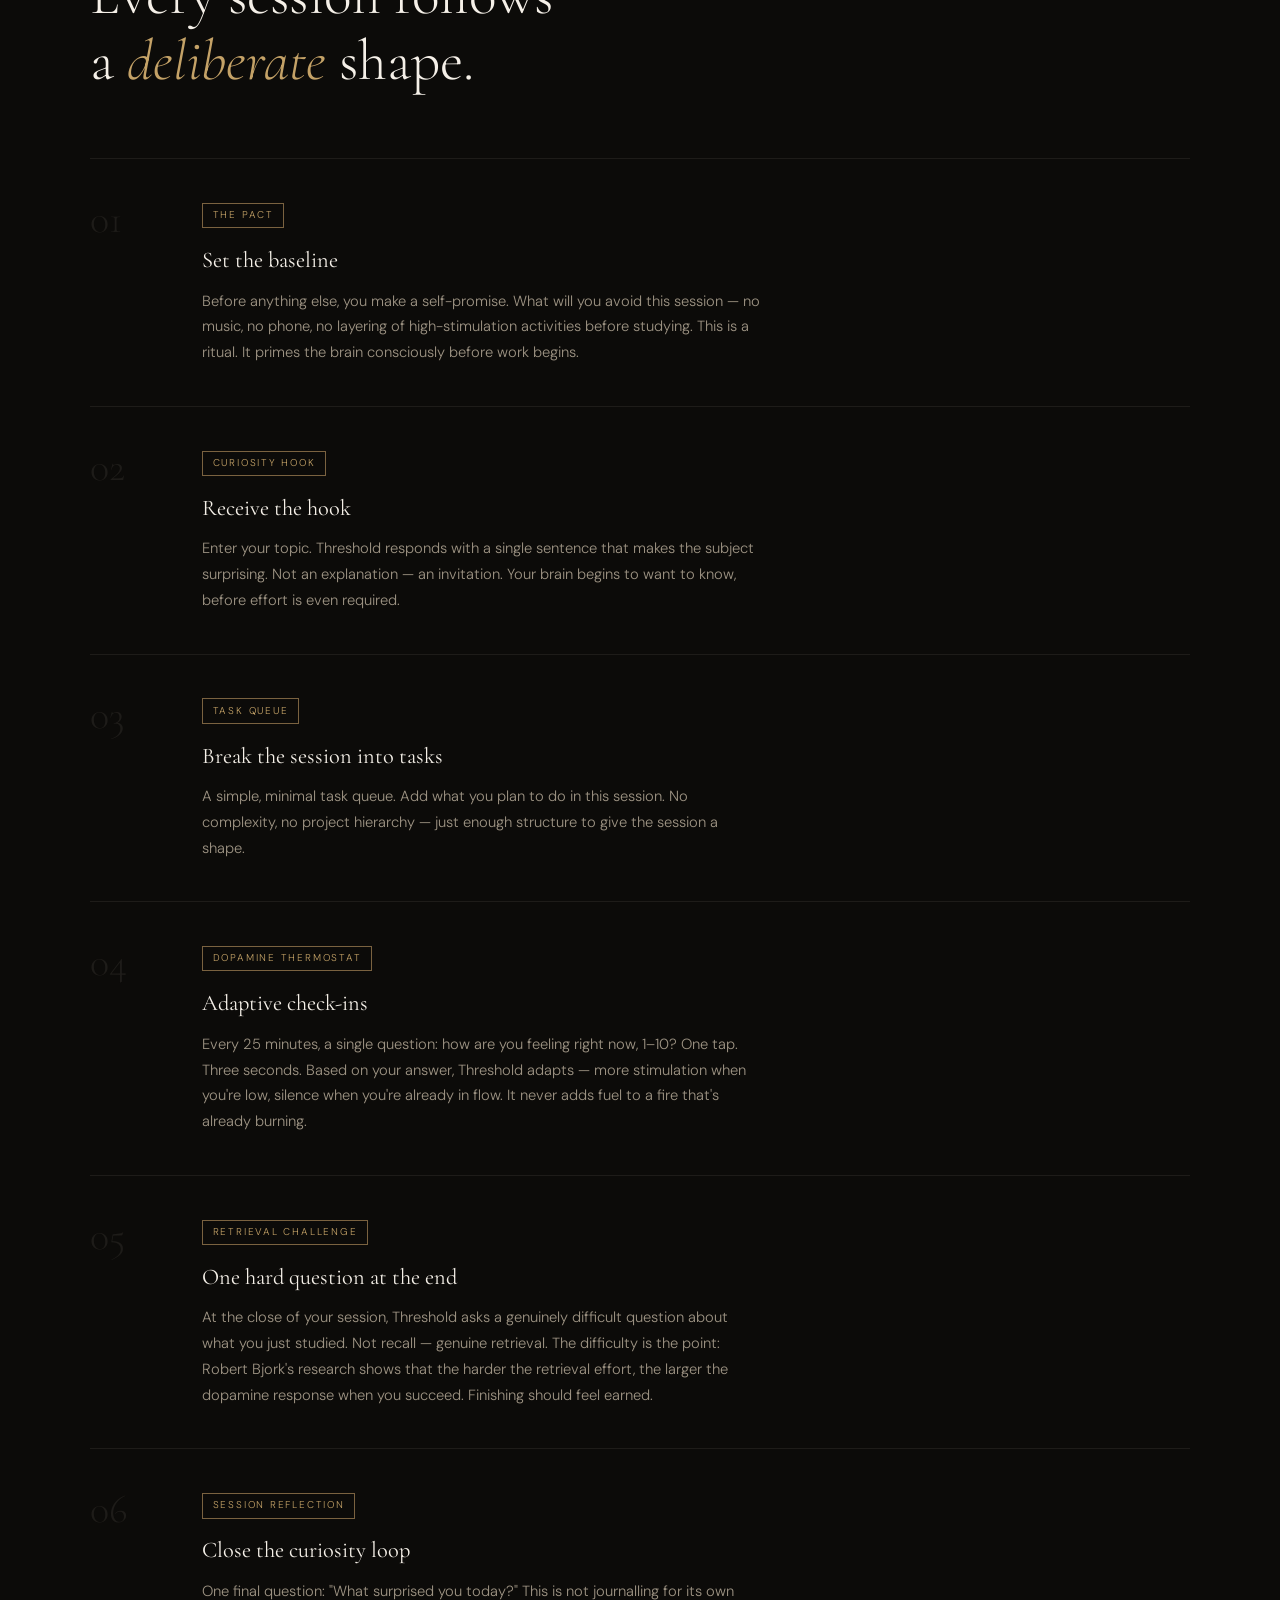
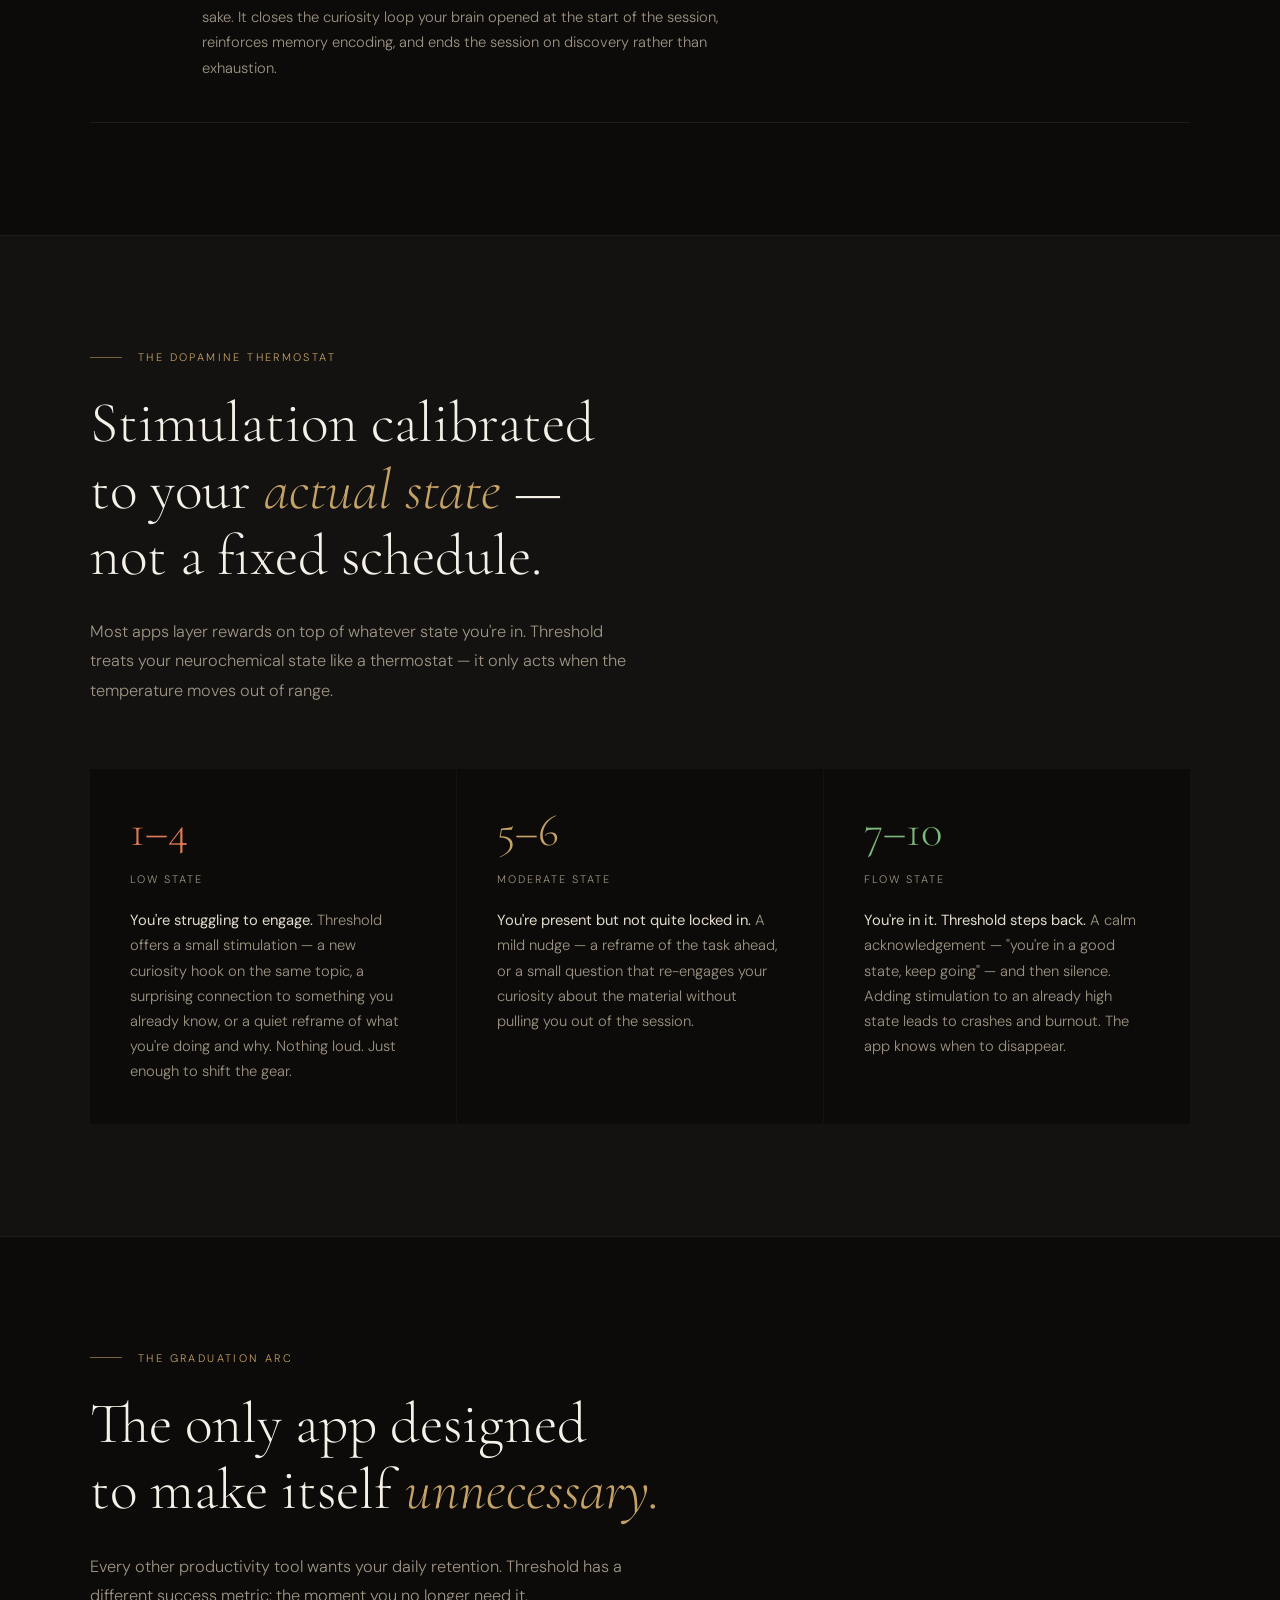
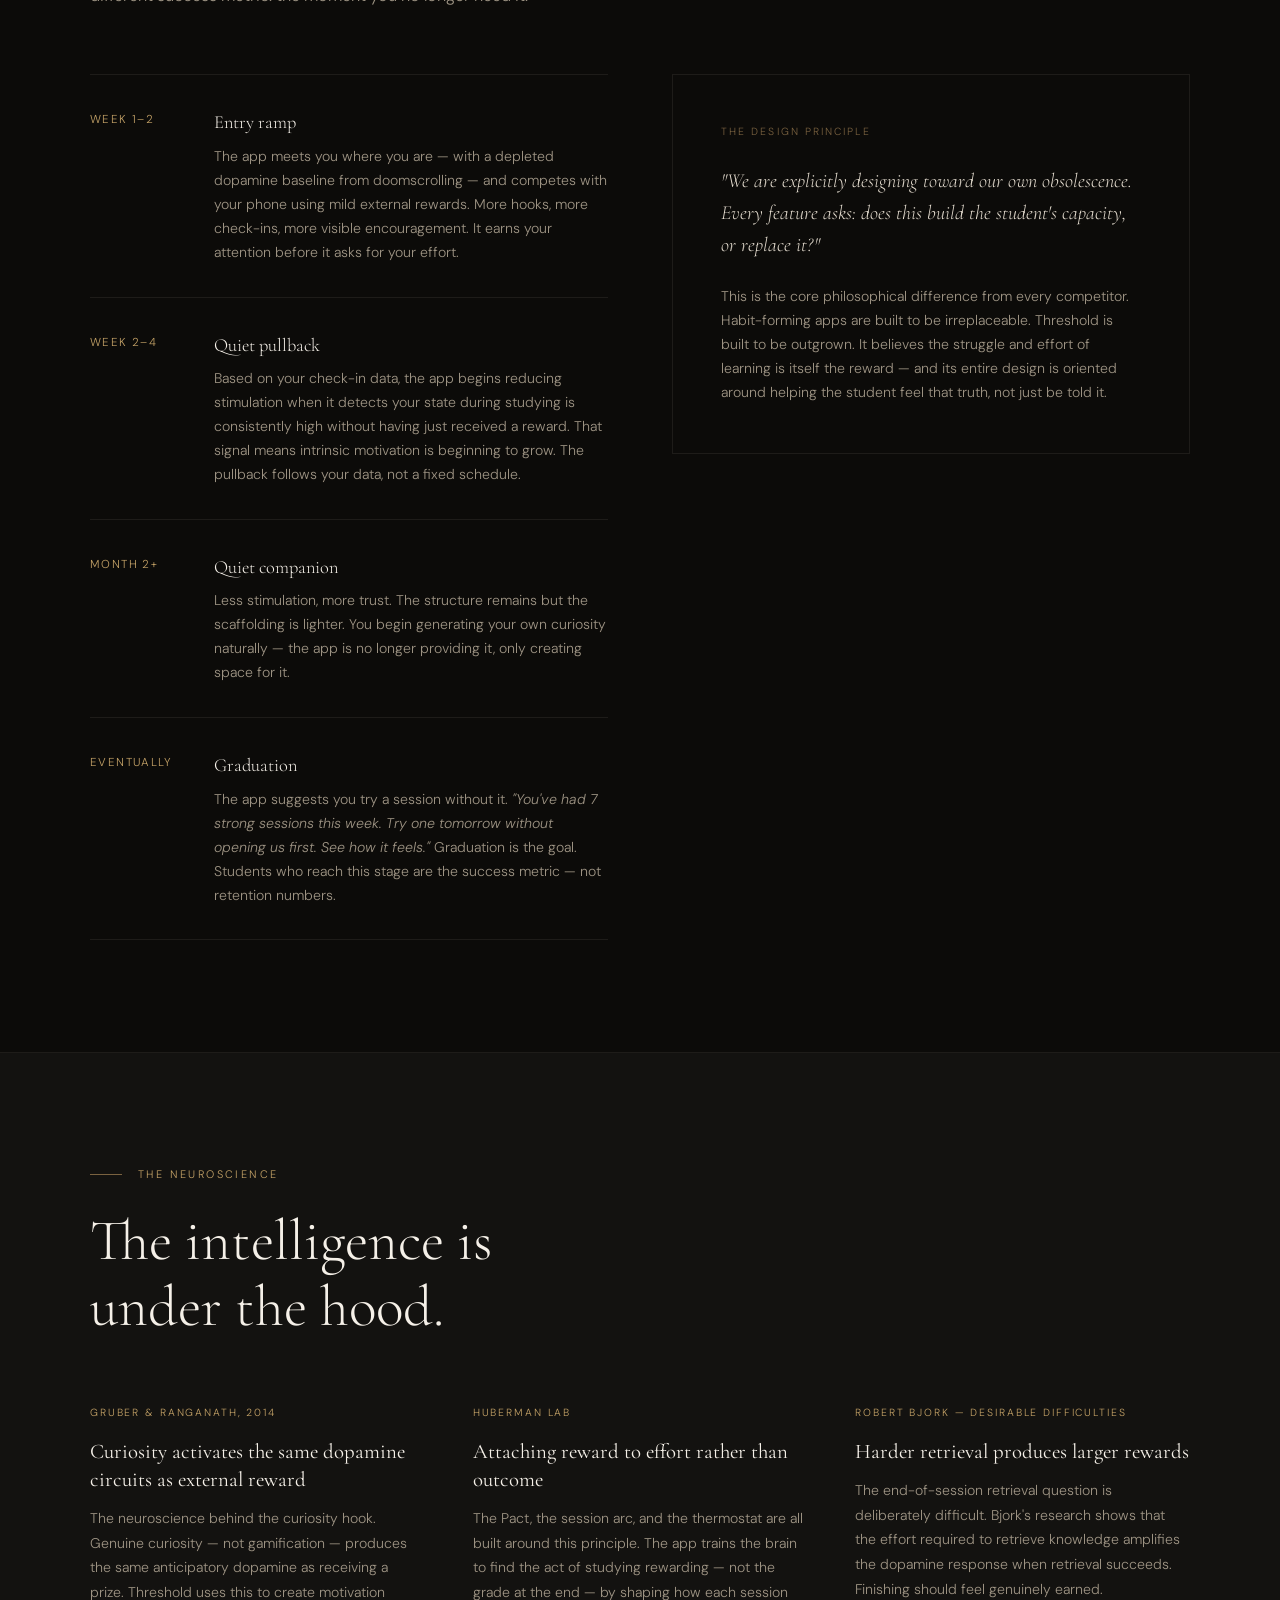
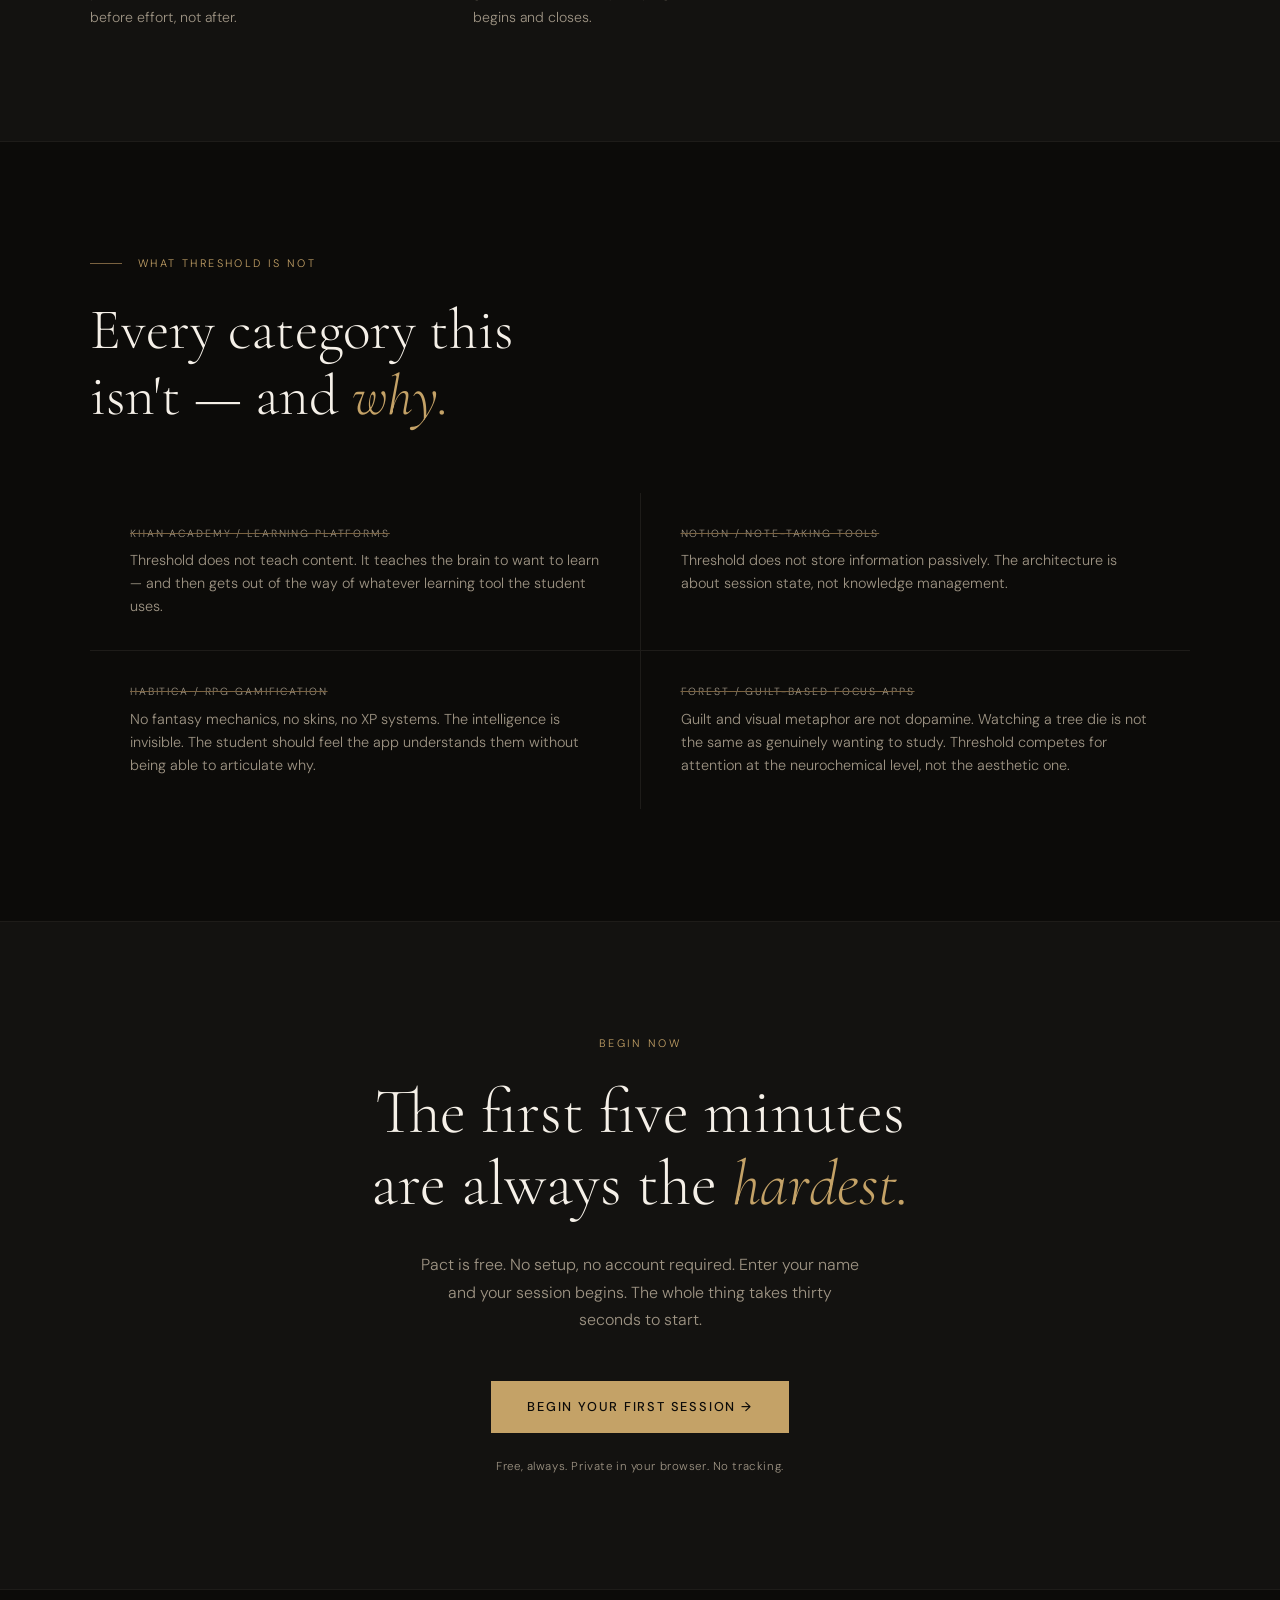
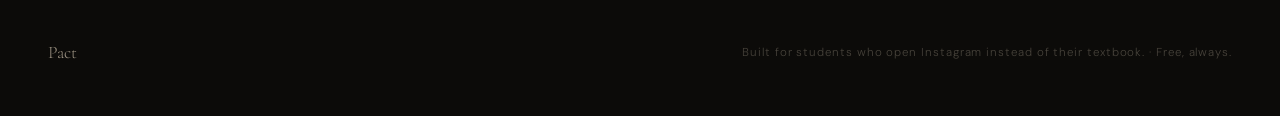
<file: login.html>
<!DOCTYPE html>
<html lang="en">
<head>
  <meta charset="UTF-8">
  <meta http-equiv="refresh" content="0; url=./index.html#login">
  <title>Redirecting to Pact</title>
  <script>
    window.location.replace("./index.html#login");
  </script>
</head>
<body></body>
</html>
</file>
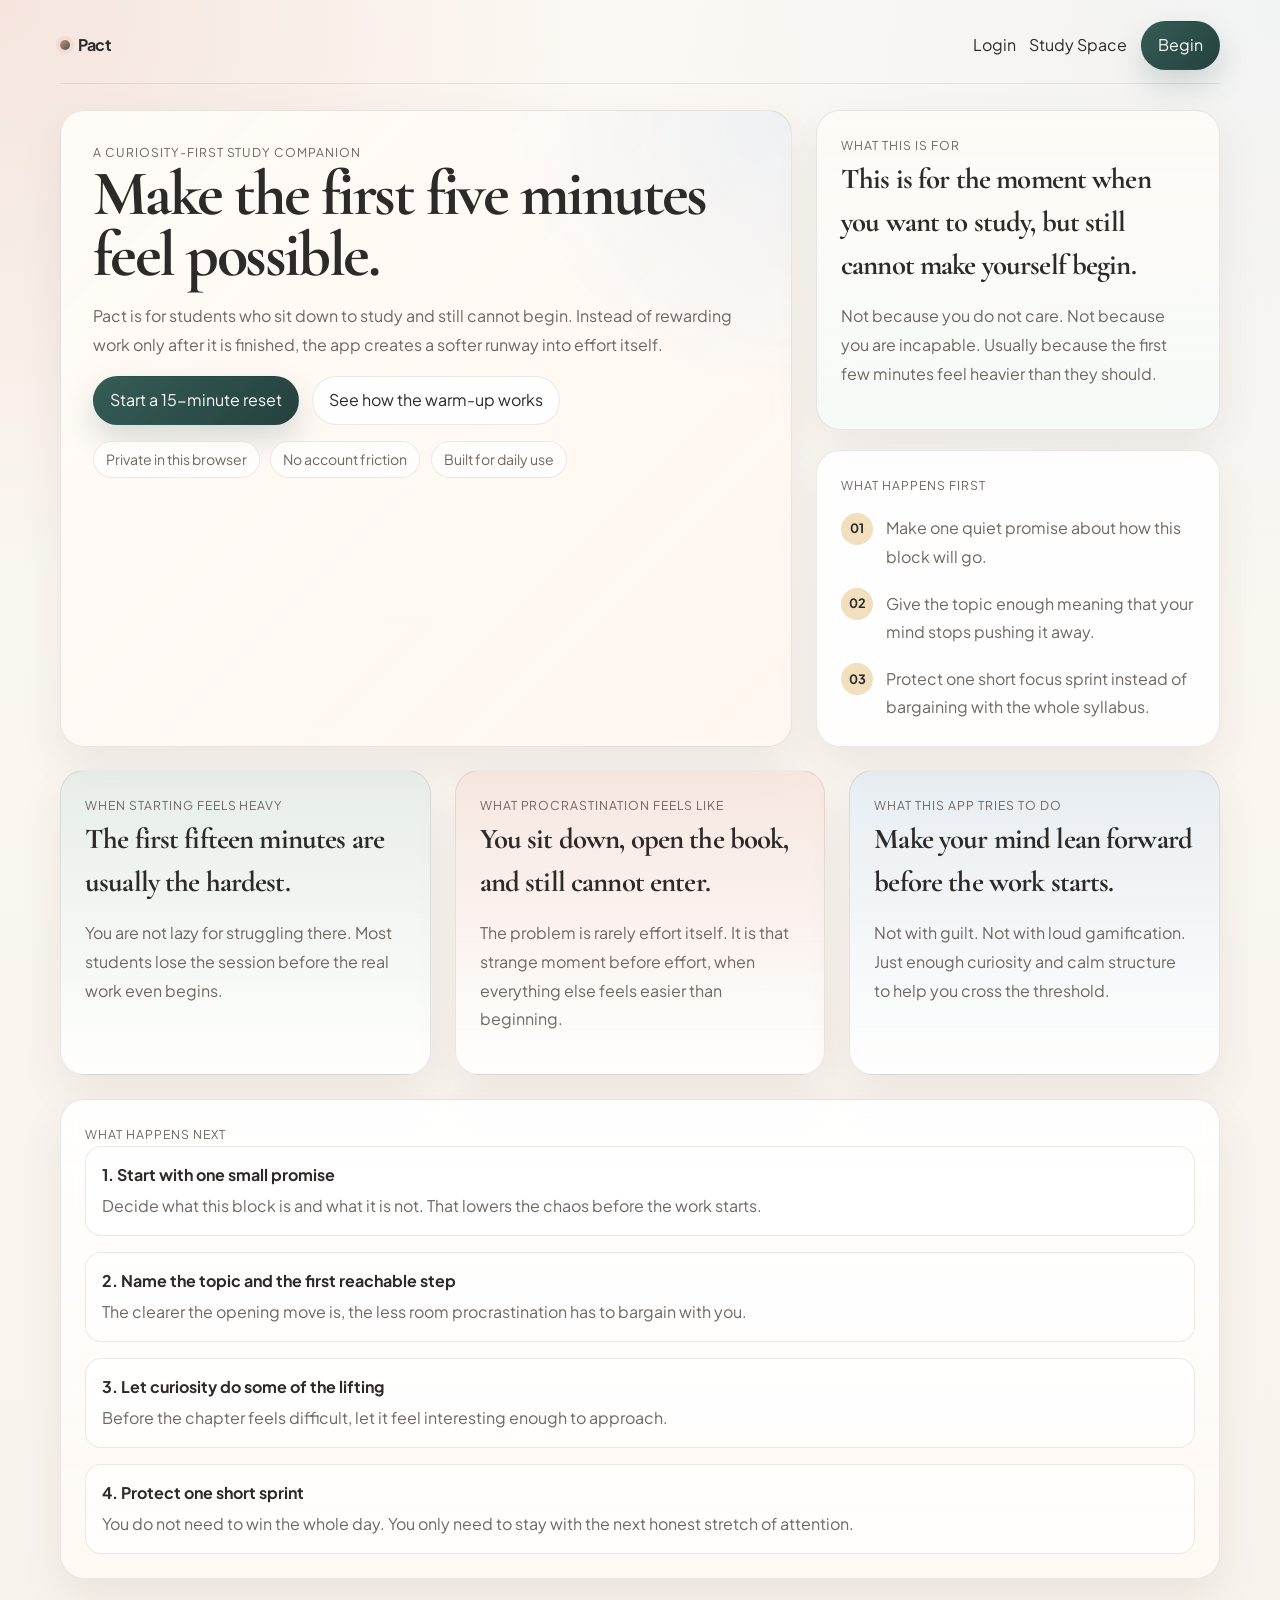
<file: pact.html>
<!DOCTYPE html>
<html lang="en">
<head>
  <meta charset="UTF-8">
  <meta name="viewport" content="width=device-width, initial-scale=1.0">
  <title>Pact — Begin gently</title>
  <meta name="description" content="A curiosity-first student study companion for starting gently and staying with the work.">
  <link rel="preconnect" href="https://fonts.googleapis.com">
  <link rel="preconnect" href="https://fonts.gstatic.com" crossorigin>
  <link href="https://fonts.googleapis.com/css2?family=Cormorant+Garamond:wght@500;600;700&family=Plus+Jakarta+Sans:wght@400;500;600;700&display=swap" rel="stylesheet">
  <link rel="icon" type="image/svg+xml" href="./assets/pact-mark.svg">
  <link rel="stylesheet" href="./styles.css">
</head>
<body>
<!-- ═══════════════════════════════════════════ -->
<!-- PAGE: HOME                                  -->
<!-- ═══════════════════════════════════════════ -->
<div id="page-home" class="page-view">
  <div class="page-shell">
    <header class="site-header">
      <a class="brand-mark" href="index.html">Pact</a>
      <nav class="site-nav">
        <a href="login.html">Login</a>
        <a href="app.html">Study Space</a>
        <a class="nav-button" id="homePrimaryCta" href="login.html">Begin</a>
      </nav>
    </header>

    <main class="home-hero-grid">
      <section class="hero-card hero-card-warm reveal">
        <p class="panel-kicker">A curiosity-first study companion</p>
        <h1>Make the first five minutes feel possible.</h1>
        <p class="hero-copy">
          Pact is for students who sit down to study and still cannot begin. Instead of rewarding work only after it is finished,
          the app creates a softer runway into effort itself.
        </p>
        <div class="button-row">
          <a class="primary-button" id="homeHeroCta" href="login.html">Start a 15-minute reset</a>
          <a class="secondary-button" href="hook.html">See how the warm-up works</a>
        </div>
        <div class="trust-row">
          <span class="trust-chip">Private in this browser</span>
          <span class="trust-chip">No account friction</span>
          <span class="trust-chip">Built for daily use</span>
        </div>
      </section>

      <aside class="home-side reveal">
        <section class="panel tone-panel">
          <p class="panel-kicker">What this is for</p>
          <h2>This is for the moment when you want to study, but still cannot make yourself begin.</h2>
          <p>Not because you do not care. Not because you are incapable. Usually because the first few minutes feel heavier than they should.</p>
        </section>
        <section class="panel mini-steps">
          <p class="panel-kicker">What happens first</p>
          <div class="step-list">
            <div class="step-item">
              <span>01</span>
              <p>Make one quiet promise about how this block will go.</p>
            </div>
            <div class="step-item">
              <span>02</span>
              <p>Give the topic enough meaning that your mind stops pushing it away.</p>
            </div>
            <div class="step-item">
              <span>03</span>
              <p>Protect one short focus sprint instead of bargaining with the whole syllabus.</p>
            </div>
          </div>
        </section>
      </aside>
    </main>

    <section class="feature-grid reveal">
      <article class="panel feature-panel accent-sage">
        <p class="panel-kicker">When starting feels heavy</p>
        <h2>The first fifteen minutes are usually the hardest.</h2>
        <p>You are not lazy for struggling there. Most students lose the session before the real work even begins.</p>
      </article>
      <article class="panel feature-panel accent-rose">
        <p class="panel-kicker">What procrastination feels like</p>
        <h2>You sit down, open the book, and still cannot enter.</h2>
        <p>The problem is rarely effort itself. It is that strange moment before effort, when everything else feels easier than beginning.</p>
      </article>
      <article class="panel feature-panel accent-sky">
        <p class="panel-kicker">What this app tries to do</p>
        <h2>Make your mind lean forward before the work starts.</h2>
        <p>Not with guilt. Not with loud gamification. Just enough curiosity and calm structure to help you cross the threshold.</p>
      </article>
    </section>

    <section class="panel page-map reveal">
      <p class="panel-kicker">What happens next</p>
      <div class="focus-order">
        <div class="focus-step">
          <strong>1. Start with one small promise</strong>
          <span>Decide what this block is and what it is not. That lowers the chaos before the work starts.</span>
        </div>
        <div class="focus-step">
          <strong>2. Name the topic and the first reachable step</strong>
          <span>The clearer the opening move is, the less room procrastination has to bargain with you.</span>
        </div>
        <div class="focus-step">
          <strong>3. Let curiosity do some of the lifting</strong>
          <span>Before the chapter feels difficult, let it feel interesting enough to approach.</span>
        </div>
        <div class="focus-step">
          <strong>4. Protect one short sprint</strong>
          <span>You do not need to win the whole day. You only need to stay with the next honest stretch of attention.</span>
        </div>
      </div>
    </section>
  </div>
</div>

<!-- ═══════════════════════════════════════════ -->
<!-- PAGE: LOGIN                                 -->
<!-- ═══════════════════════════════════════════ -->
<div id="page-login" class="page-view">
  <main class="auth-layout auth-layout-warm">
    <a class="brand-mark centered-mark" href="index.html">Pact</a>
    <section class="auth-card reveal">
      <p class="panel-kicker">Name-only entry</p>
      <h1>What should we call you?</h1>
      <p class="auth-copy">
        This saves your name in this browser only. Just enough to make the experience feel personal without adding friction.
      </p>
      <form id="loginForm" class="auth-form">
        <label class="field-label" for="nameInput">Name</label>
        <input id="nameInput" name="name" type="text" maxlength="30" placeholder="Aarav" autocomplete="name" required>
        <button class="primary-button full-width" type="submit">Continue to your study space</button>
      </form>

      <div id="returningUserCard" class="returning-user" hidden>
        <p class="field-label">Already saved here</p>
        <p id="returningUserText" class="returning-name"></p>
        <div class="button-row narrow">
          <a class="secondary-button" href="app.html">Continue</a>
          <button id="resetUserButton" class="ghost-button" type="button">Use a different name</button>
        </div>
      </div>

      <p class="hand-note hand-note-center">the quieter the entry, the easier it is to begin</p>
    </section>
  </main>
</div>

<!-- ═══════════════════════════════════════════ -->
<!-- PAGE: APP (dashboard)                       -->
<!-- ═══════════════════════════════════════════ -->
<div id="page-app" class="page-view">
  <div class="page-shell">
    <header class="site-header">
      <a class="brand-mark" href="index.html">Pact</a>
      <nav class="site-nav">
        <a href="index.html">Home</a>
        <a href="hook.html">Warm-up</a>
        <a href="session.html">Focus Sprint</a>
        <button id="clearIdentityButton" class="ghost-button compact" type="button">Switch name</button>
      </nav>
    </header>

    <main class="dashboard-layout">
      <section class="dashboard-main">
        <div id="appNotice" class="notice-banner" hidden></div>

        <section class="panel intro-panel reveal soft-gradient-card">
          <p class="panel-kicker">Start here</p>
          <h1 id="appGreeting">One clear beginning is enough.</h1>
          <p id="appSubcopy" class="hero-copy">
            Set the pact, choose the topic, pick a short block, and decide the first reachable step. Then the focus sprint takes over.
          </p>
        </section>

        <section class="panel reveal">
          <div class="panel-head">
            <div>
              <p class="panel-kicker">1. Make the block cleaner</p>
              <h2>The Pact</h2>
            </div>
            <span id="supportBadge" class="status-badge">More support</span>
          </div>
          <label class="field-label" for="pactInput">What will make this block easier to protect?</label>
          <textarea id="pactInput" rows="4" placeholder="Phone in another room. No music for the first 15 minutes. One tab only. I begin with the first example before I judge how I feel."></textarea>
          <div class="chip-row">
            <button class="chip suggestion-chip" type="button" data-value="Phone stays out of reach.">Phone away</button>
            <button class="chip suggestion-chip" type="button" data-value="No music during the first focus block.">No music</button>
            <button class="chip suggestion-chip" type="button" data-value="Only one study tab stays open.">One tab only</button>
            <button class="chip suggestion-chip" type="button" data-value="I start with the hardest five minutes first.">Hardest five minutes first</button>
          </div>
        </section>

        <section class="panel reveal">
          <div class="panel-head">
            <div>
              <p class="panel-kicker">2. Choose the target</p>
              <h2>Topic and sprint length</h2>
            </div>
          </div>

          <div class="form-grid">
            <div class="field">
              <label class="field-label" for="subjectSelect">Subject</label>
              <select id="subjectSelect">
                <option value="mathematics">Mathematics</option>
                <option value="physics">Physics</option>
                <option value="chemistry">Chemistry</option>
                <option value="biology">Biology</option>
                <option value="history">History</option>
                <option value="literature">Literature</option>
                <option value="economics">Economics</option>
                <option value="general">General</option>
              </select>
            </div>
            <div class="field field-wide">
              <label class="field-label" for="topicInput">Topic</label>
              <input id="topicInput" type="text" placeholder="Complex Numbers">
            </div>
          </div>

          <div class="duration-panel">
            <div class="duration-copy">
              <p class="field-label">Sprint length</p>
              <p class="helper-text">If starting feels hard today, begin with 15 minutes. You can always do another block after.</p>
            </div>
            <div class="duration-meter">
              <input id="durationRange" type="range" min="15" max="60" step="5" value="25">
              <div class="duration-badge"><span id="durationValue">25</span> min</div>
            </div>
          </div>

          <div class="hook-preview-grid">
            <div id="hookPreviewCard" class="hook-card expanded-hook-card">
              <p class="eyebrow">Why this might be worth opening</p>
              <h3 id="hookPreviewTitle">Give the chapter a reason to matter first.</h3>
              <p id="hookPreviewText">The warm-up turns the topic into something your brain can lean toward before the effort begins.</p>
            </div>
            <div class="preview-actions">
              <a class="secondary-button full-width" id="openHookButton" href="hook.html">Open curiosity warm-up</a>
              <p class="hand-note hand-note-small">interest first, resistance second</p>
            </div>
          </div>
        </section>

        <section class="panel reveal">
          <div class="panel-head">
            <div>
              <p class="panel-kicker">3. Lower the first barrier</p>
              <h2>Pick the first reachable step</h2>
            </div>
          </div>

          <div class="task-entry">
            <input id="taskInput" type="text" placeholder="What's the smallest thing you can start right now?">
            <button id="addTaskButton" class="primary-button" type="button">Add step</button>
          </div>
          <ul id="draftTaskList" class="task-list"></ul>

          <div class="button-row">
            <button id="startSessionButton" class="primary-button" type="button">Start this focus sprint</button>
            <button id="resetDraftButton" class="ghost-button" type="button">Clear setup</button>
          </div>
        </section>
      </section>

      <aside class="app-sidebar">
        <section class="panel reveal">
          <p class="panel-kicker">Quiet record</p>
          <div class="metric-grid">
            <div class="metric-card accent-sage">
              <span class="metric-value" id="streakValue">0</span>
              <span class="metric-label">streak</span>
            </div>
            <div class="metric-card accent-rose">
              <span class="metric-value" id="sessionCountValue">0</span>
              <span class="metric-label">sessions</span>
            </div>
          </div>
          <div class="metric-card xp-card accent-sky">
            <div class="xp-ring">
              <svg viewBox="0 0 120 120" aria-hidden="true">
                <circle class="ring-track" cx="60" cy="60" r="46"></circle>
                <circle id="xpRingProgress" class="ring-progress" cx="60" cy="60" r="46"></circle>
              </svg>
              <div class="xp-ring-center">
                <span class="metric-label">level</span>
                <strong id="levelValue" class="ring-level">1</strong>
              </div>
            </div>
            <div class="xp-copy">
              <p class="panel-kicker">Experience</p>
              <h3 id="xpHeadline">Three focus blocks to level 2.</h3>
              <p id="xpSubcopy" class="sidebar-copy">Each full 25-minute block adds 100 XP. Every 300 XP lifts you one level.</p>
              <div class="xp-meta">
                <span id="xpTotalValue">0 XP</span>
                <span id="xpRingLabel">0 / 300 XP this level</span>
              </div>
            </div>
          </div>
        </section>

        <section class="panel reveal">
          <p class="panel-kicker">Your arc</p>
          <h2 id="supportTitle">More support right now</h2>
          <p id="supportDescription" class="sidebar-copy">
            Early on, the app gives a little more scaffolding because starting cleanly still needs support.
          </p>
          <div id="graduationNote" class="graduation-note">
            Keep showing up. The app gets quieter as your own momentum gets stronger.
          </div>
        </section>

        <section class="panel reveal">
          <p class="panel-kicker">Recent sessions</p>
          <ul id="recentSessionsList" class="session-history"></ul>
        </section>
      </aside>
    </main>
  </div>
</div>

<!-- ═══════════════════════════════════════════ -->
<!-- PAGE: HOOK (curiosity)                      -->
<!-- ═══════════════════════════════════════════ -->
<div id="page-hook" class="page-view">
  <div class="page-shell">
    <header class="site-header">
      <a class="brand-mark" href="index.html">Pact</a>
      <nav class="site-nav">
        <a href="app.html">Study Space</a>
        <a href="session.html">Focus Sprint</a>
        <button id="hookSwitchIdentityButton" class="ghost-button compact" type="button">Switch name</button>
      </nav>
    </header>

    <main class="hook-layout">
      <section class="hook-main">
        <div id="hookNotice" class="notice-banner" hidden></div>

        <section class="panel hook-hero reveal">
          <p class="panel-kicker" id="hookTopicLabel">Curiosity warm-up</p>
          <h1 id="hookTitle">Make the chapter feel worth approaching.</h1>
          <p class="hook-short" id="hookShortText">Set a topic in the study space and this page will turn it into a stronger invitation.</p>
          <p class="hero-copy" id="hookLongText">
            The goal here is not to explain the whole chapter. It is to give the brain something intriguing enough to lean toward before the work begins.
          </p>
        </section>

        <section class="hook-info-grid reveal">
          <article class="panel accent-sage">
            <p class="panel-kicker">What makes this beautiful</p>
            <p id="hookBeautyText">The beautiful part of a topic is usually the moment when scattered facts suddenly become one coherent picture.</p>
          </article>
          <article class="panel accent-sky">
            <p class="panel-kicker">What to watch for today</p>
            <p id="hookLensText">A good study lens tells the student what to look for while reading or solving, so attention stops feeling random.</p>
          </article>
          <article class="panel accent-rose">
            <p class="panel-kicker">Why this pays off</p>
            <p id="hookPayoffText">When effort is attached to meaning, memory usually sticks better and starting the next session gets easier too.</p>
          </article>
        </section>

        <section class="panel reveal">
          <div class="panel-head">
            <div>
              <p class="panel-kicker">Visual doorway</p>
              <h2 id="hookVisualTitle">A simple visual can make the idea feel graspable.</h2>
            </div>
          </div>
          <div id="hookVisualGraphic" class="visual-stage"></div>
          <p id="hookVisualCaption" class="visual-caption">The visual updates with the chosen topic whenever the app knows how to map it clearly.</p>
        </section>
      </section>

      <aside class="hook-side">
        <section class="panel reveal">
          <p class="panel-kicker">What you are about to study</p>
          <h2 id="hookTopicName">Nothing chosen yet</h2>
          <p id="hookStateHint" class="sidebar-copy">
            Go to the study space, choose a subject and topic, then return here.
          </p>
          <div class="button-row">
            <a class="secondary-button" href="app.html">Back to study space</a>
            <button id="startFromHookButton" class="primary-button" type="button">Start this focus sprint</button>
          </div>
        </section>

        <section class="panel reveal">
          <p class="panel-kicker">How the session will end</p>
          <p id="hookChallengePreview" class="sidebar-copy">
            The end-of-session retrieval question will appear here once the app knows the topic.
          </p>
          <p class="hand-note hand-note-small">begin with interest, end with proof</p>
        </section>
      </aside>
    </main>
  </div>
</div>

<!-- ═══════════════════════════════════════════ -->
<!-- PAGE: SESSION (focus)                       -->
<!-- ═══════════════════════════════════════════ -->
<div id="page-session" class="page-view">
  <div class="page-shell">
    <header class="site-header">
      <a class="brand-mark" href="index.html">Pact</a>
      <nav class="site-nav">
        <a href="app.html">Study Space</a>
        <a href="hook.html">Warm-up</a>
        <button id="sessionSwitchIdentityButton" class="ghost-button compact" type="button">Switch name</button>
      </nav>
    </header>

    <main class="session-layout">
      <section class="session-main">
        <div id="sessionNotice" class="notice-banner" hidden></div>

        <section id="sessionEmptyState" class="panel reveal" hidden>
          <p class="panel-kicker">No focus sprint yet</p>
          <h1>Set up the next block first.</h1>
          <p class="hero-copy">
            The focus sprint becomes available once the pact, topic, sprint length, and first steps are ready.
          </p>
          <div class="button-row">
            <a class="primary-button" href="app.html">Set up a focus sprint</a>
            <a class="secondary-button" href="hook.html">Open curiosity warm-up</a>
          </div>
        </section>

        <section id="sessionLivePanel" class="panel reveal" hidden>
          <div class="panel-head">
            <div>
              <p class="panel-kicker" id="sessionSubjectLabel">Focus sprint</p>
              <h1 id="sessionTopicTitle">Current topic</h1>
              <p id="sessionHookReminder" class="hero-copy">
                The warm-up stays here as a quiet anchor while you work.
              </p>
            </div>
            <div class="session-timer-card">
              <div class="timer-dial">
                <svg viewBox="0 0 220 220" aria-hidden="true">
                  <circle class="timer-dial-track" cx="110" cy="110" r="88"></circle>
                  <circle id="sessionDialProgress" class="timer-dial-progress" cx="110" cy="110" r="88"></circle>
                </svg>
                <div class="timer-dial-center">
                  <span class="session-timer-label">remaining</span>
                  <strong id="remainingTimer">25:00</strong>
                  <small id="elapsedTimer">elapsed 00:00</small>
                </div>
              </div>
              <div class="session-progress-meta">
                <span id="sessionDurationText">25 minute block</span>
                <span id="nextCheckInText">Next check-in in 15:00</span>
              </div>
            </div>
          </div>

          <div class="session-overview">
            <div class="overview-item">
              <span class="meta-label">Check-ins</span>
              <strong id="checkInCount">0</strong>
            </div>
            <div class="overview-item">
              <span class="meta-label">What to hold onto</span>
              <strong id="liveSupportLabel">Curiosity hook</strong>
            </div>
            <div class="overview-item">
              <span class="meta-label">Today's pact</span>
              <strong id="sessionPactSummary">-</strong>
            </div>
          </div>

          <div class="hook-card live-hook-card">
            <p id="liveSupportText">When the session starts, the hook and later responses will live here.</p>
          </div>

          <div class="panel subtle-panel">
            <div class="panel-head compact-head">
              <div>
                <p class="panel-kicker">What you can do next</p>
                <h3>Keep the next step reachable</h3>
              </div>
            </div>
            <ul id="liveTaskList" class="task-list compact-list"></ul>
          </div>

          <div id="checkInPrompt" class="checkin-card" hidden>
            <p class="eyebrow">State check-in</p>
            <h3>How is your attention right now?</h3>
            <p class="helper-text">1 is flat and resistant. 10 is absorbed and steady.</p>
            <div id="ratingGrid" class="rating-grid"></div>
          </div>

          <div id="thermostatCard" class="thermostat-card" hidden>
            <p id="thermostatLabel" class="eyebrow">Thermostat response</p>
            <h3 id="thermostatTitle">A small spark</h3>
            <p id="thermostatMessage"></p>
          </div>

          <div class="button-row">
            <button id="manualCheckInButton" class="secondary-button" type="button">Check your state</button>
            <button id="endSessionButton" class="primary-button" type="button">Finish focus sprint</button>
          </div>
        </section>

        <section id="wrapPanel" class="panel reveal" hidden>
          <div class="panel-head">
            <div>
              <p class="panel-kicker">Close the loop</p>
              <h2>Retrieval and reflection</h2>
            </div>
          </div>

          <div class="wrap-question">
            <p class="field-label">Challenge question</p>
            <p id="challengeQuestion" class="challenge-copy"></p>
          </div>

          <label class="field-label" for="answerInput">What can you retrieve now?</label>
          <textarea id="answerInput" rows="5" placeholder="Write the strongest answer you can before revealing the guidance."></textarea>

          <div class="button-row">
            <button id="revealCuesButton" class="secondary-button" type="button">Reveal what a strong answer should touch</button>
          </div>

          <div id="answerCuesCard" class="answer-cues" hidden>
            <p class="eyebrow">Strong answers usually include</p>
            <p id="answerCuesText"></p>
          </div>

          <label class="field-label" for="reflectionInput">What surprised you today?</label>
          <textarea id="reflectionInput" rows="3" placeholder="One sentence is enough."></textarea>

          <div class="button-row">
            <button id="saveSessionButton" class="primary-button" type="button">Save this session</button>
            <a class="ghost-button" href="app.html">Back to study space</a>
          </div>
        </section>
      </section>

      <aside class="session-side">
        <section class="panel reveal">
          <p class="panel-kicker">During the block</p>
          <h2>Stay with the next honest step.</h2>
          <p class="sidebar-copy">
            The focus sprint is intentionally quieter than the study space. The warm-up has already done its job. Now the work gets room.
          </p>
          <p class="hand-note hand-note-small">reward the effort, not just the finish</p>
        </section>
      </aside>
    </main>
  </div>
</div>

<!-- ═══════════════════════════════════════════ -->
<script src="./script.js"></script>
<script src="./ai.js"></script>
</body>
</html>
</file>
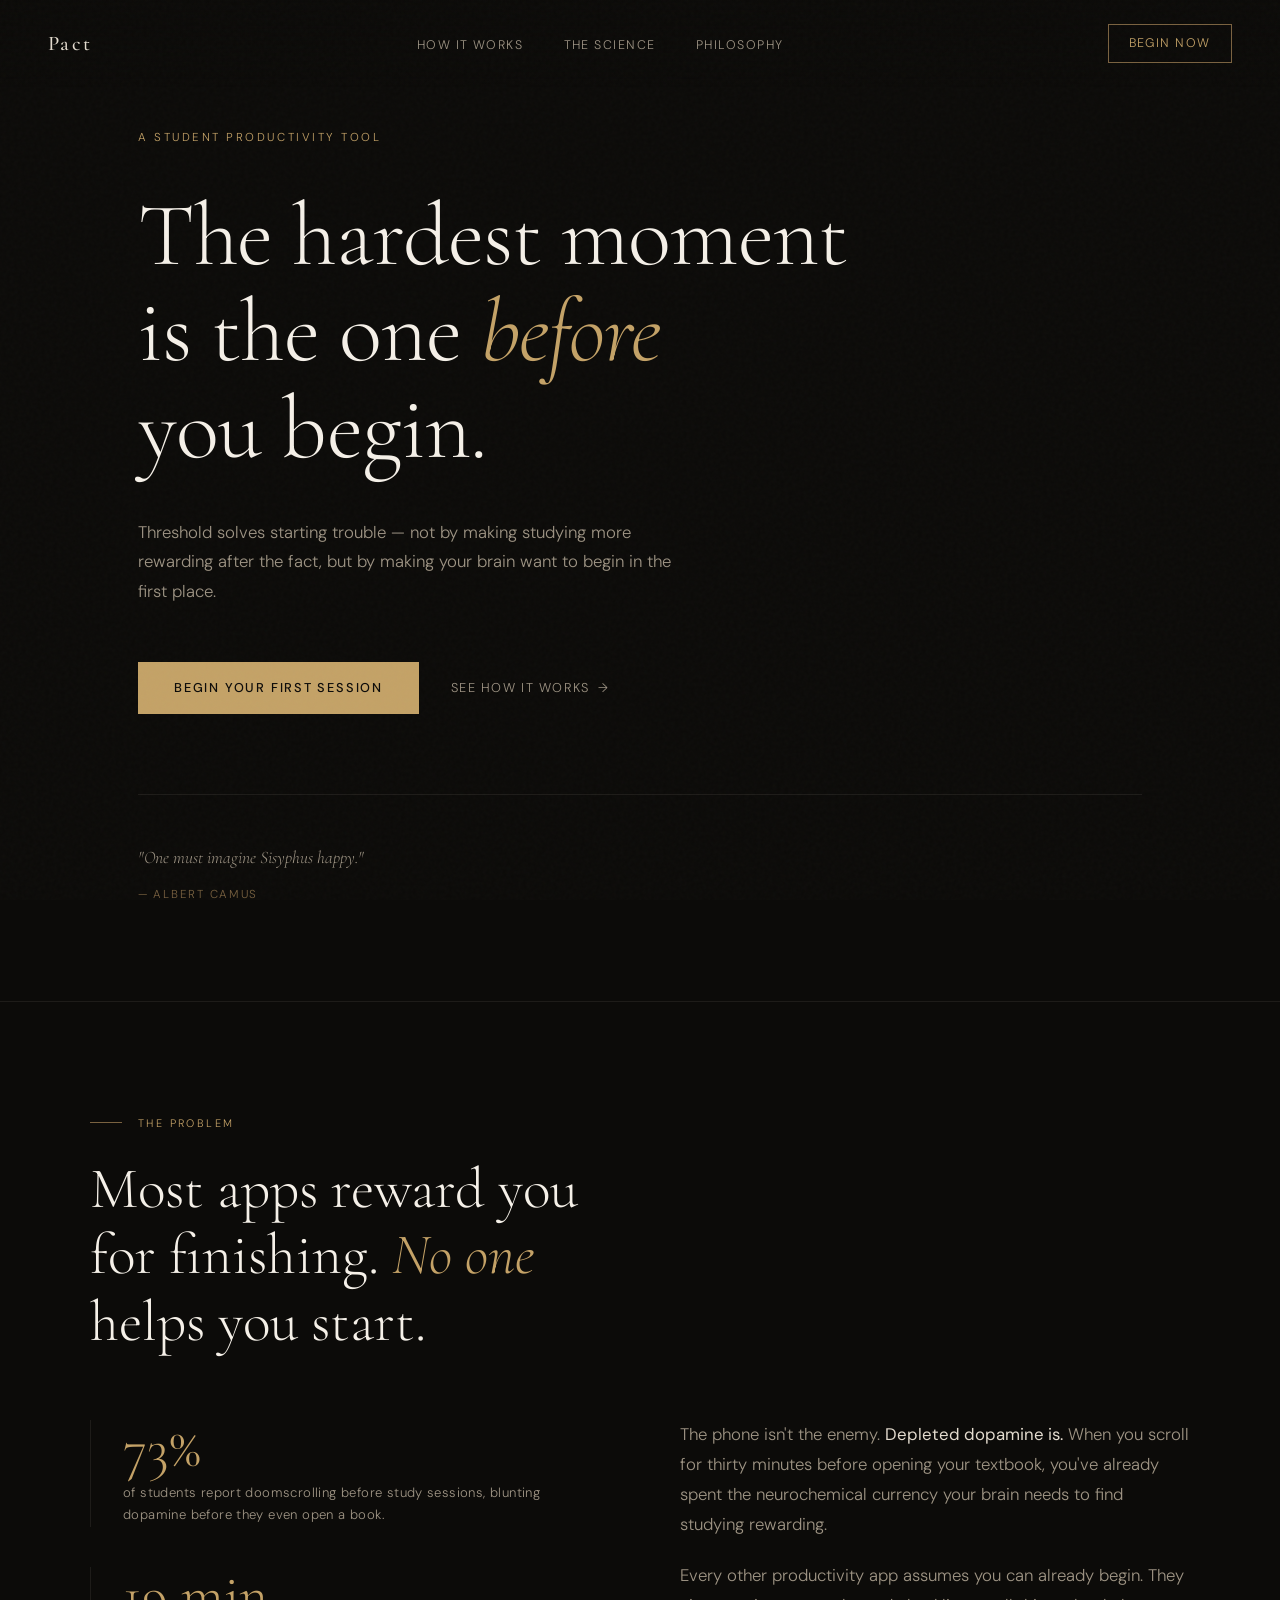
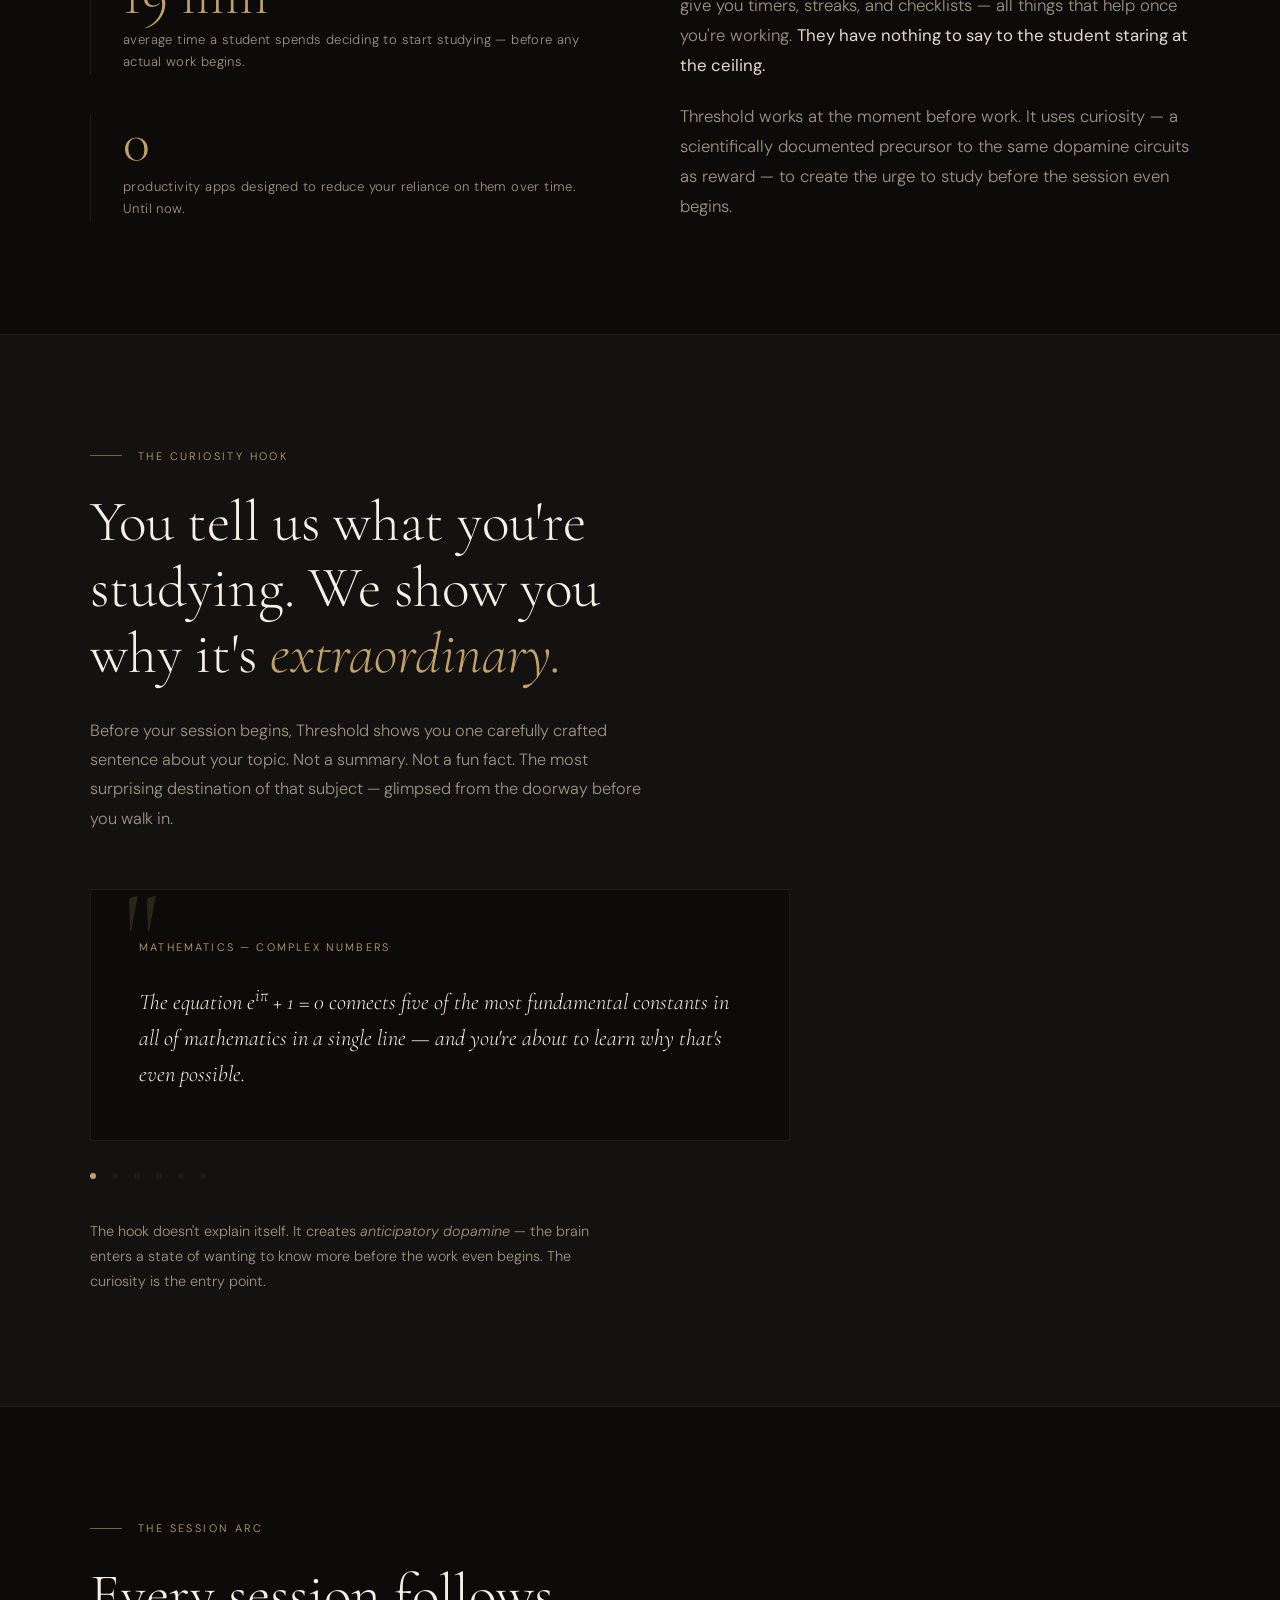
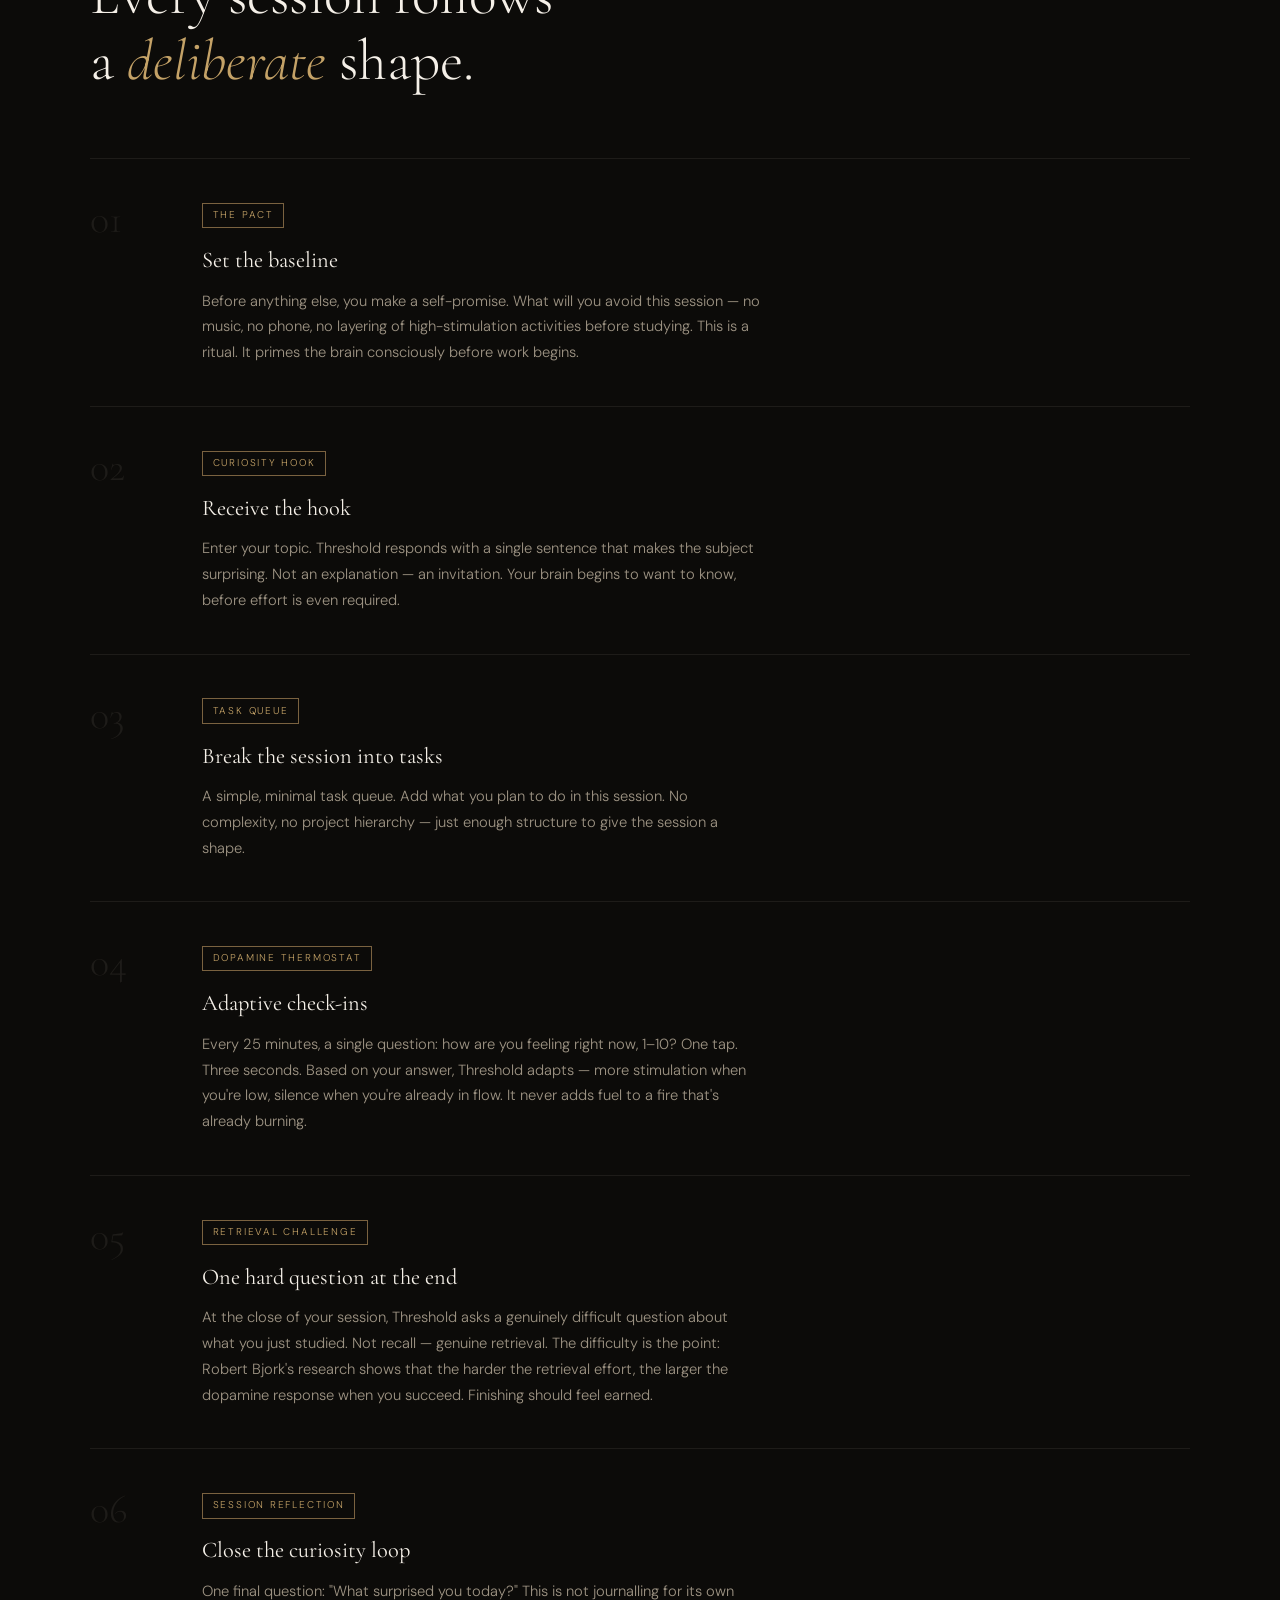
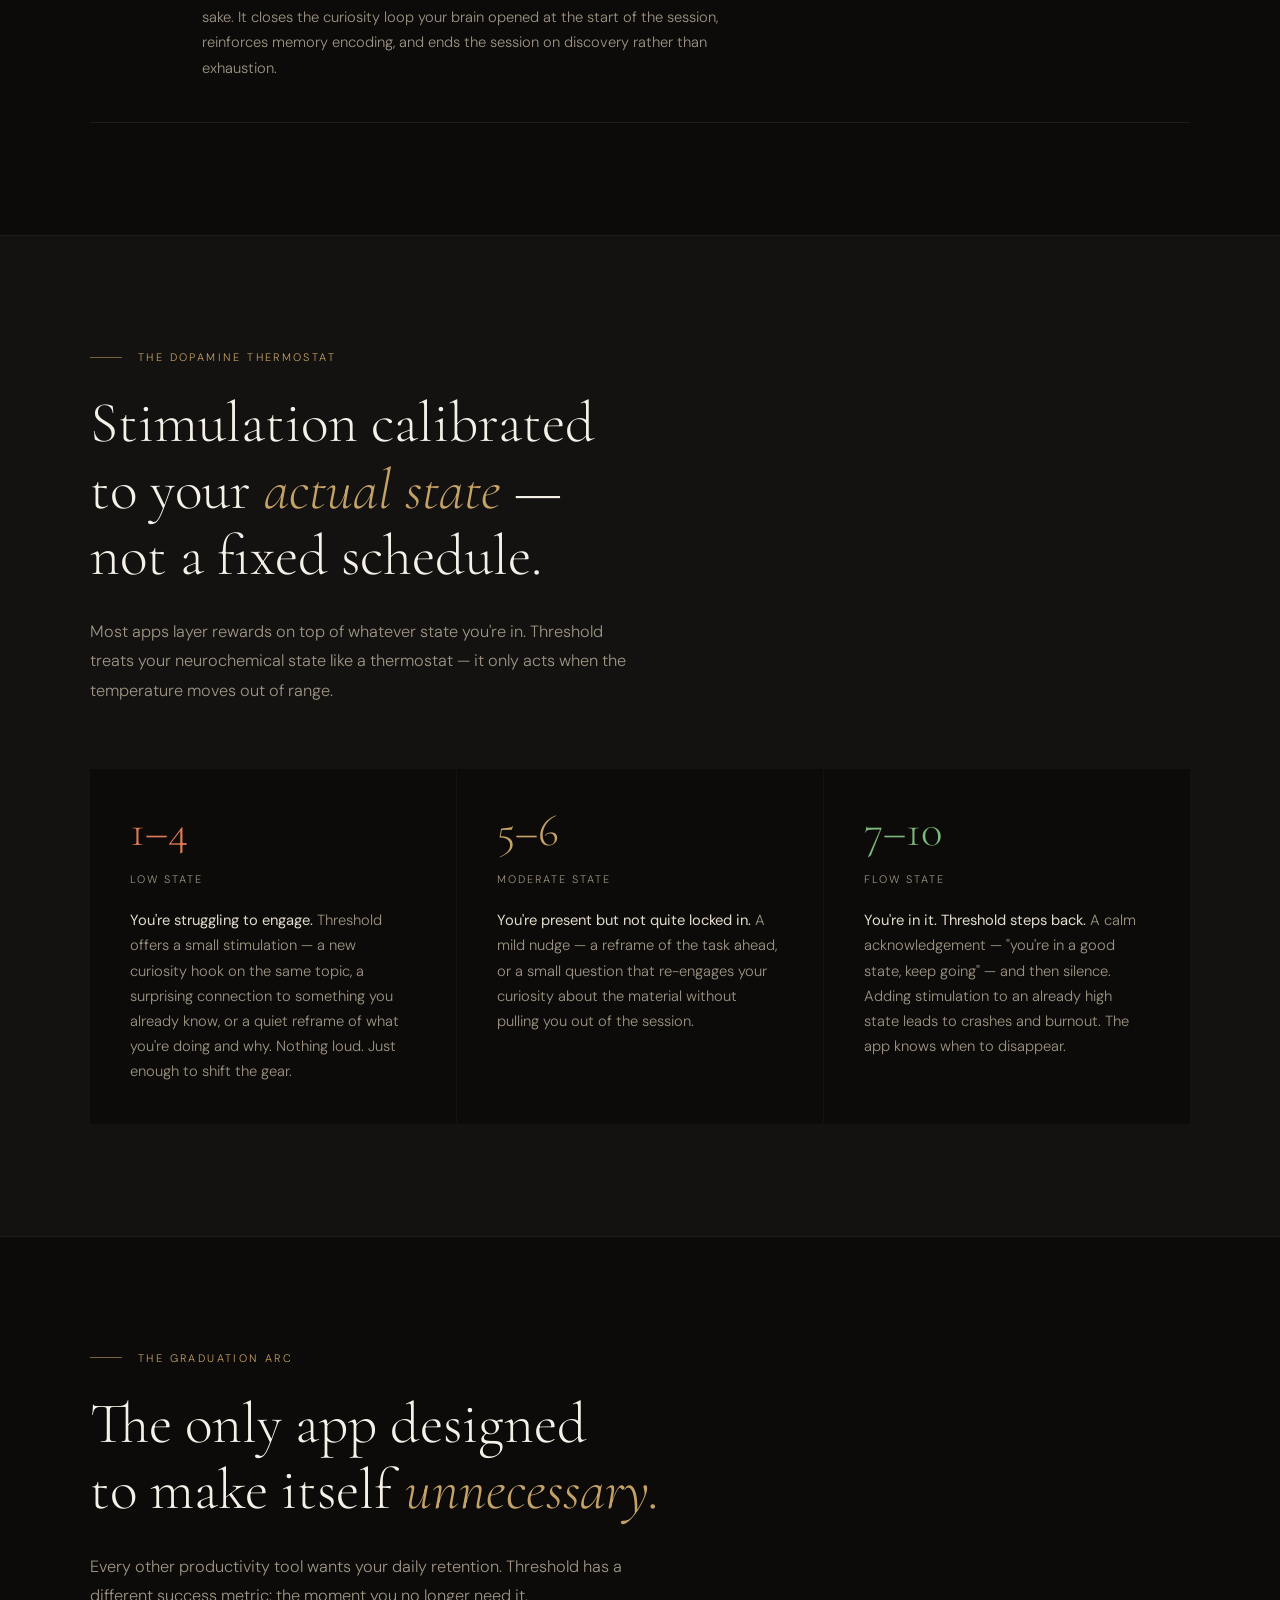
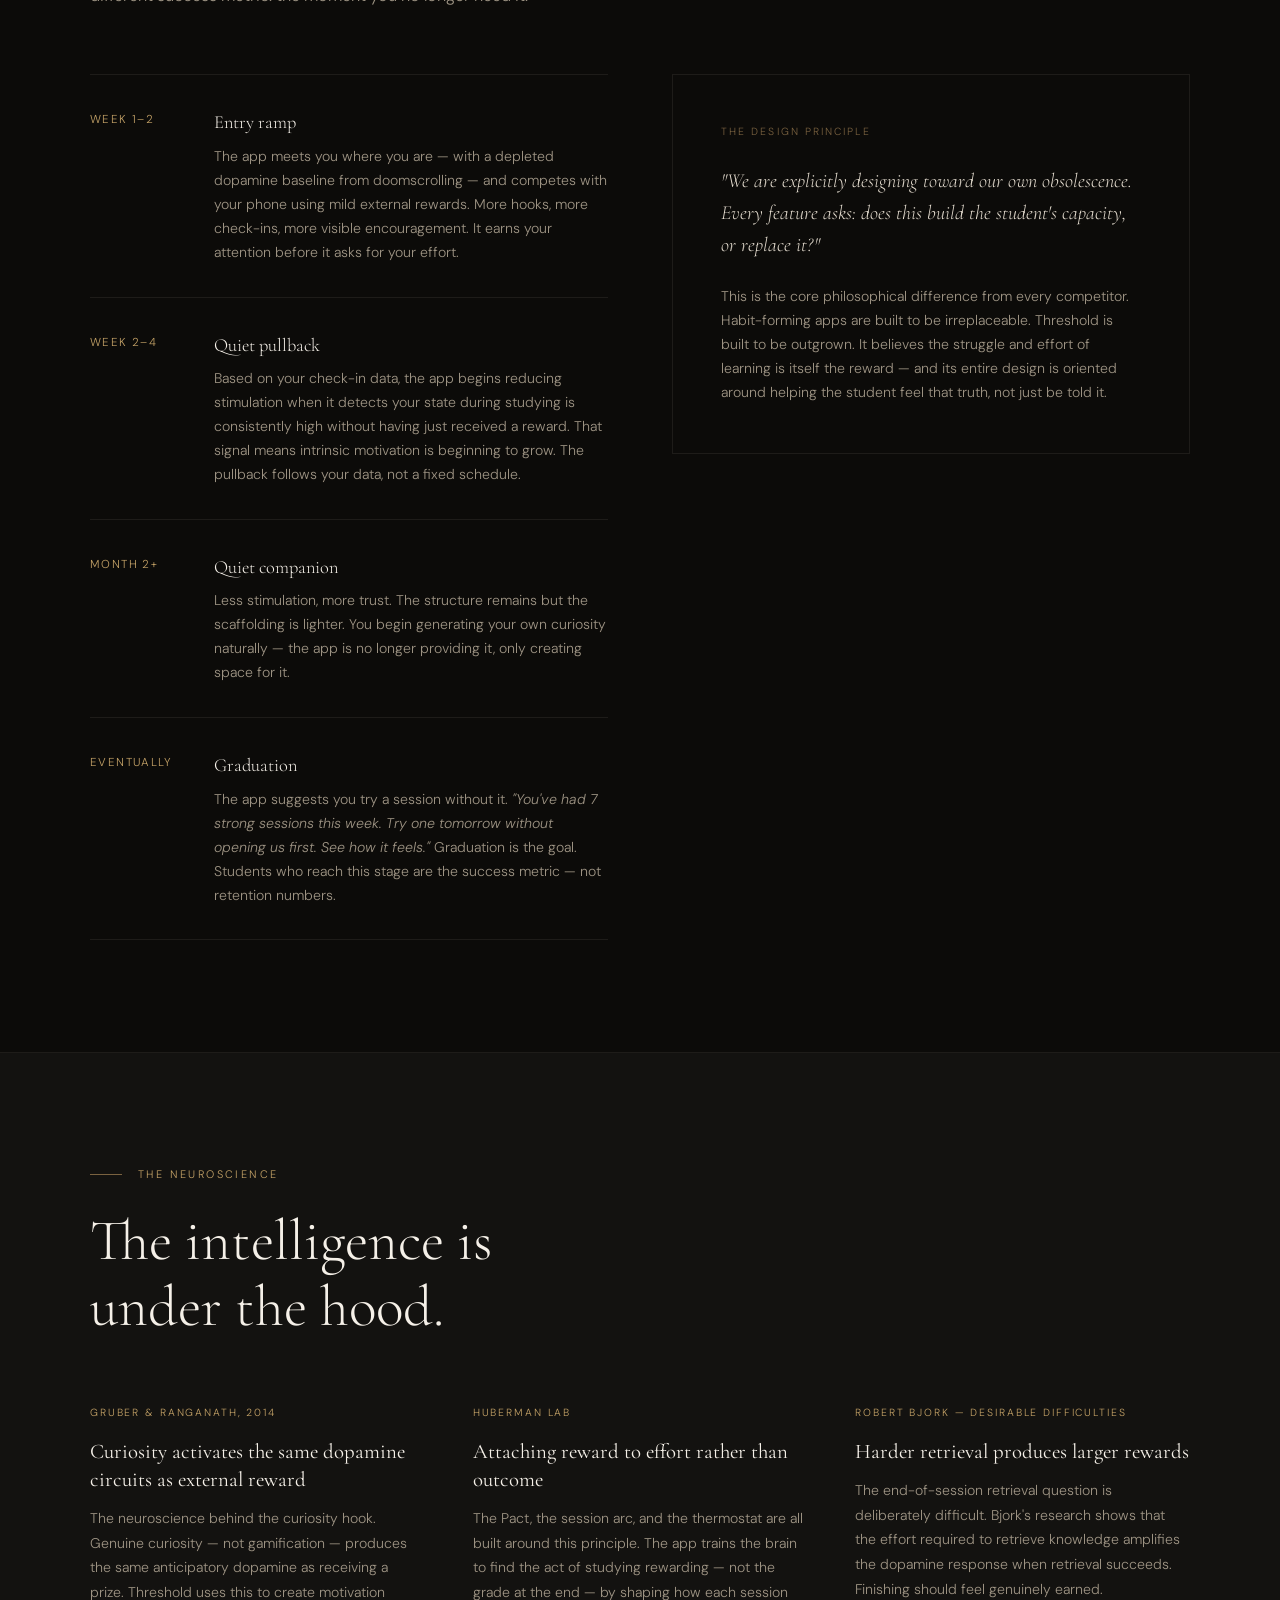
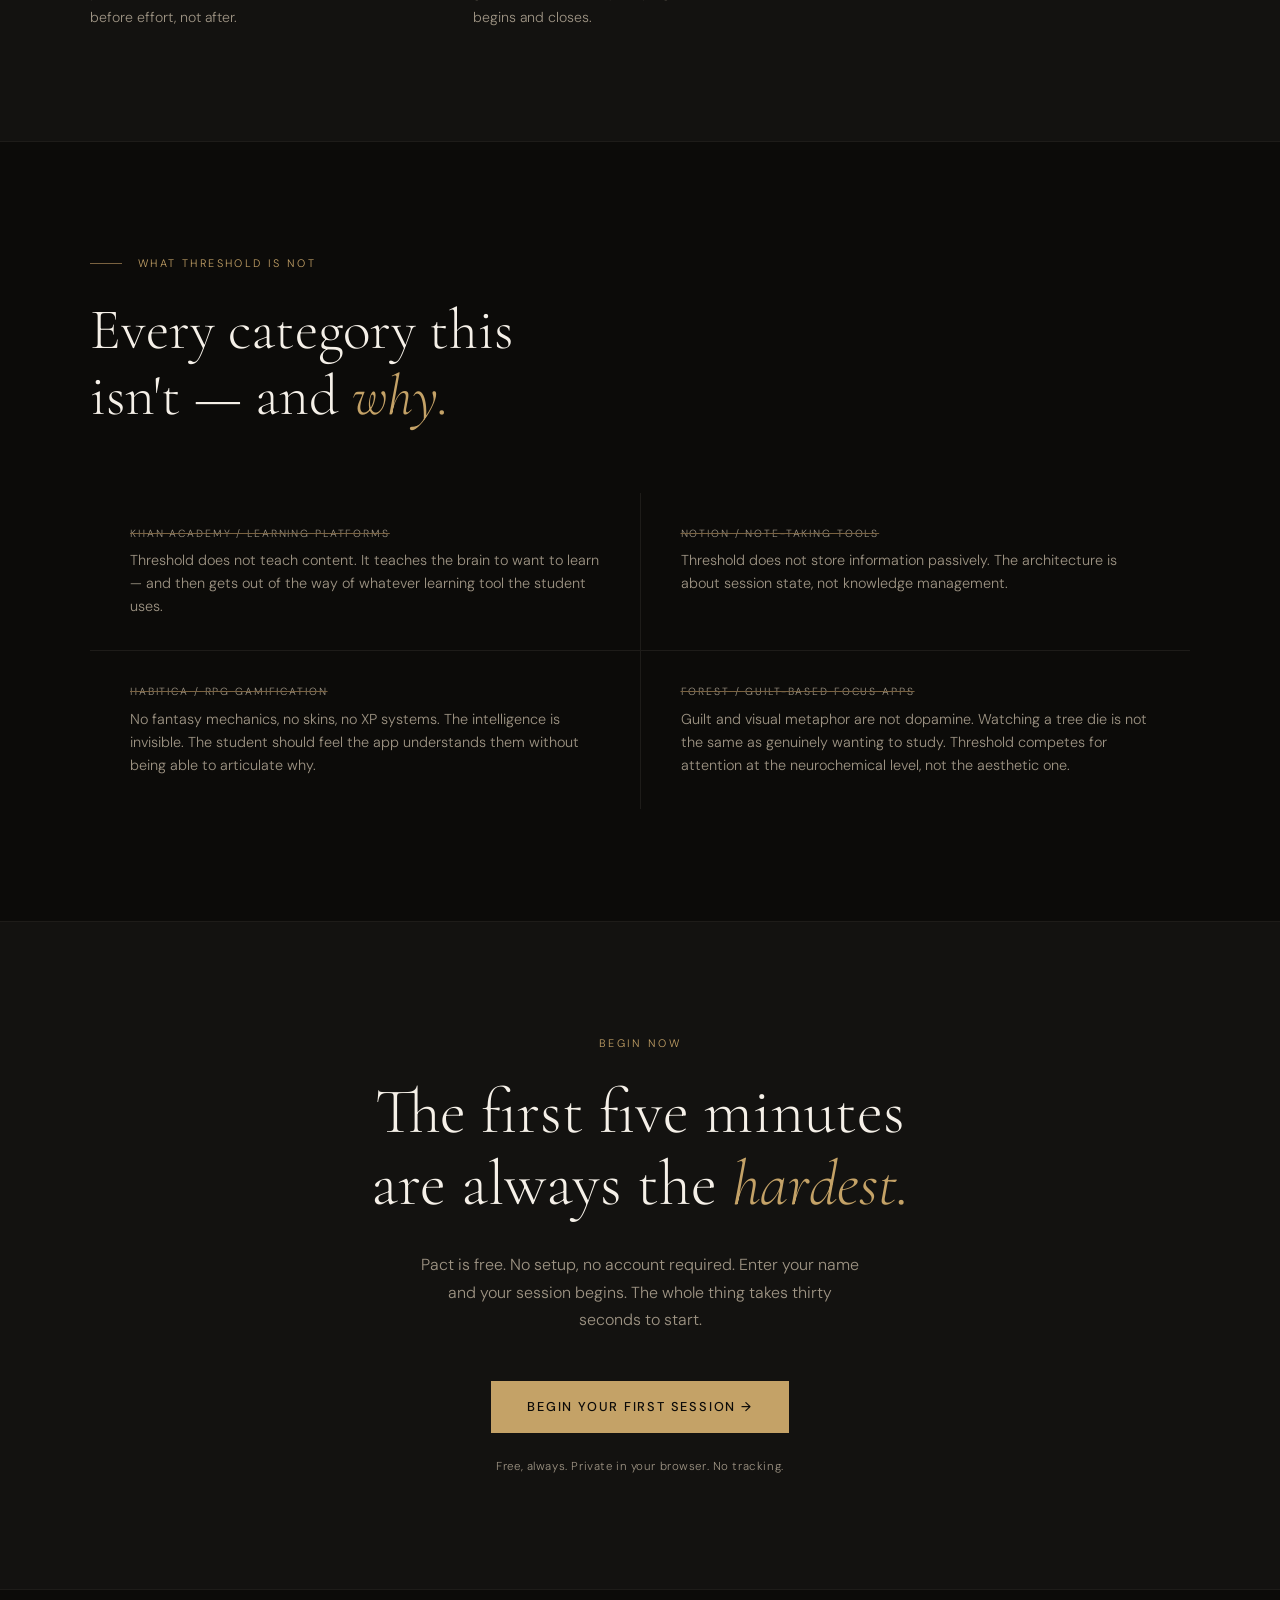
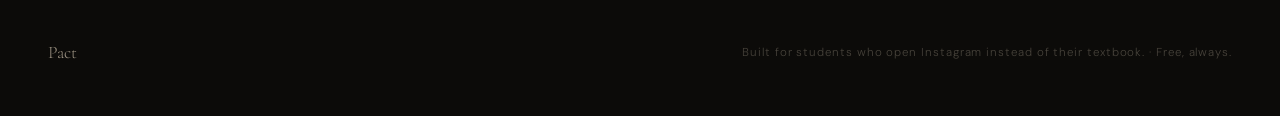
<file: session.html>
<!DOCTYPE html>
<html lang="en">
<head>
  <meta charset="UTF-8">
  <meta http-equiv="refresh" content="0; url=./index.html#session">
  <title>Redirecting to Pact</title>
  <script>
    window.location.replace("./index.html#session");
  </script>
</head>
<body></body>
</html>
</file>
<file: styles.css>
﻿/* â”€â”€ styles.css â”€â”€ verbatim â”€â”€â”€â”€â”€â”€â”€â”€â”€â”€â”€â”€â”€â”€â”€â”€â”€â”€â”€â”€ */
:root {
  --space-1: 8px;
  --space-2: 16px;
  --space-3: 24px;
  --space-4: 32px;
  --space-5: 48px;
  --bg: #f8f3ec;
  --surface: rgba(255, 255, 255, 0.88);
  --surface-strong: #ffffff;
  --surface-muted: rgba(255, 250, 246, 0.8);
  --text: #2d2a29;
  --muted: #6f6761;
  --border: rgba(92, 78, 68, 0.12);
  --border-strong: rgba(92, 78, 68, 0.2);
  --accent: #355c56;
  --accent-deep: #24413d;
  --rose: #d58d7b;
  --rose-soft: #f4dfd7;
  --sage: #dce9e2;
  --sky: #dce8f3;
  --amber: #f1dfbd;
  --shadow: 0 18px 44px rgba(62, 51, 43, 0.08);
  --radius-lg: 24px;
  --radius-md: 16px;
  --radius-sm: 12px;
  --font-sans: "Plus Jakarta Sans", "Segoe UI", sans-serif;
  --font-serif: "Cormorant Garamond", Georgia, serif;
  --font-script: "Cormorant Garamond", Georgia, serif;
}

* { box-sizing: border-box; }

html { scroll-behavior: smooth; }

body {
  margin: 0;
  min-height: 100vh;
  color: var(--text);
  font-family: var(--font-sans);
  line-height: 1.5;
  background:
    radial-gradient(circle at top left, rgba(213, 141, 123, 0.18), transparent 28%),
    radial-gradient(circle at top right, rgba(220, 232, 243, 0.32), transparent 30%),
    linear-gradient(180deg, #fcf8f3 0%, var(--bg) 100%);
}

a { color: inherit; text-decoration: none; }

button, input, select, textarea { font: inherit; }
button { cursor: pointer; }

textarea, input, select {
  width: 100%;
  border: 1px solid var(--border);
  border-radius: var(--radius-sm);
  background: rgba(255, 255, 255, 0.86);
  color: var(--text);
  padding: 0.95rem 1rem;
  transition: border-color 180ms ease, box-shadow 180ms ease, transform 180ms ease;
}

textarea:focus, input:focus, select:focus {
  outline: none;
  border-color: rgba(53, 92, 86, 0.4);
  box-shadow: 0 0 0 4px rgba(53, 92, 86, 0.08);
}

textarea { resize: vertical; min-height: 110px; }

input[type="range"] { padding: 0; border: none; background: transparent; box-shadow: none; }

[hidden] { display: none !important; }

.page-shell {
  width: min(1160px, calc(100% - 2rem));
  margin: 0 auto;
  padding: 1.3rem 0 3rem;
}

.site-header {
  display: flex;
  align-items: center;
  justify-content: space-between;
  gap: 1rem;
  margin-bottom: 1.6rem;
  padding-bottom: 0.85rem;
  border-bottom: 1px solid var(--border);
}

.site-nav {
  display: flex;
  align-items: center;
  gap: 0.85rem;
  flex-wrap: wrap;
}

.brand-mark {
  display: inline-flex;
  align-items: center;
  gap: 0.5rem;
  font-weight: 700;
  letter-spacing: -0.02em;
  position: relative;
}

.brand-mark::before {
  content: "";
  width: 10px;
  height: 10px;
  border-radius: 50%;
  background: linear-gradient(135deg, var(--rose) 0%, var(--accent) 100%);
  box-shadow: 0 0 0 4px rgba(213, 141, 123, 0.12);
}

.centered-mark { margin-bottom: 1.3rem; }

.hero-card, .panel, .auth-card {
  border: 1px solid var(--border);
  border-radius: var(--radius-lg);
  background: var(--surface);
  backdrop-filter: blur(10px);
  box-shadow: var(--shadow);
  transition: border-color 180ms ease, box-shadow 180ms ease, transform 180ms ease;
}

.hero-card, .auth-card { padding: var(--space-4); }
.panel { padding: var(--space-3); }

.panel:hover, .hero-card:hover, .auth-card:hover {
  border-color: var(--border-strong);
  box-shadow: 0 22px 54px rgba(62, 51, 43, 0.1);
}

.hero-card h1, .auth-card h1, .intro-panel h1, .hook-hero h1,
#sessionLivePanel h1, #sessionEmptyState h1 {
  margin: 0.2rem 0 1rem;
  font-family: var(--font-serif);
  font-size: clamp(2.6rem, 5vw, 4.6rem);
  font-weight: 700;
  line-height: 0.95;
  letter-spacing: -0.04em;
}

.panel h2, .panel h3 {
  margin: 0;
  font-family: var(--font-serif);
  font-weight: 700;
  letter-spacing: -0.03em;
}

.panel h2 { font-size: 1.8rem; }
.panel h3 { font-size: 1.3rem; }

.hero-copy, .auth-copy, .sidebar-copy, .hook-short, .panel p {
  line-height: 1.8;
  color: var(--muted);
}

.hero-copy { max-width: 60ch; }

.eyebrow, .panel-kicker, .meta-label, .field-label, .metric-label, .helper-text {
  margin: 0;
  font-size: 0.76rem;
  letter-spacing: 0.08em;
  text-transform: uppercase;
  color: var(--muted);
}

.button-row {
  display: flex;
  align-items: center;
  gap: 0.8rem;
  flex-wrap: wrap;
}

.button-row.narrow { justify-content: flex-start; }

.primary-button, .secondary-button, .ghost-button, .nav-button, .chip {
  display: inline-flex;
  align-items: center;
  justify-content: center;
  min-height: 42px;
  padding: 0.72rem 1rem;
  border-radius: 999px;
  border: 1px solid transparent;
  transition: transform 180ms ease, box-shadow 180ms ease, background 180ms ease, border-color 180ms ease;
}

.primary-button, .nav-button {
  background: linear-gradient(135deg, var(--accent) 0%, var(--accent-deep) 100%);
  color: #fffdf8;
  box-shadow: 0 14px 30px rgba(36, 65, 61, 0.18);
}

.secondary-button {
  background: rgba(255, 255, 255, 0.9);
  color: var(--text);
  border-color: var(--border);
}

.ghost-button, .chip {
  background: var(--surface-muted);
  color: var(--text);
  border-color: var(--border);
}

.compact { min-height: 38px; padding-inline: 0.9rem; }
.full-width { width: 100%; }

.primary-button:hover, .secondary-button:hover, .ghost-button:hover, .nav-button:hover, .chip:hover {
  transform: translateY(-1px);
  box-shadow: 0 10px 22px rgba(62, 51, 43, 0.08);
}

.hand-note { margin: 1rem 0 0; font-family: var(--font-script); font-style: italic; font-size: 1.15rem; color: var(--accent); }
.hand-note-center { text-align: center; }
.hand-note-small { font-size: 1.02rem; }

.trust-row {
  display: flex;
  flex-wrap: wrap;
  gap: 0.65rem;
  margin-top: 1rem;
}

.trust-chip {
  display: inline-flex;
  align-items: center;
  min-height: 34px;
  padding: 0.45rem 0.75rem;
  border-radius: 999px;
  border: 1px solid var(--border);
  background: rgba(255, 255, 255, 0.78);
  color: var(--muted);
  font-size: 0.88rem;
}

.home-hero-grid, .dashboard-layout, .hook-layout, .session-layout {
  display: grid;
  gap: var(--space-3);
}

.home-hero-grid {
  grid-template-columns: minmax(0, 1.45fr) minmax(280px, 0.8fr);
  margin-bottom: 1.4rem;
}

.dashboard-layout, .hook-layout, .session-layout {
  grid-template-columns: minmax(0, 1.45fr) minmax(280px, 0.75fr);
}

.home-side, .dashboard-main, .app-sidebar, .hook-main, .hook-side, .session-main, .session-side {
  display: grid;
  gap: 1.25rem;
  align-content: start;
}

.hero-card-warm {
  background:
    radial-gradient(circle at top right, rgba(220, 232, 243, 0.48), transparent 30%),
    linear-gradient(135deg, rgba(255, 251, 247, 0.96), rgba(255, 246, 240, 0.92));
}

.soft-gradient-card {
  background:
    radial-gradient(circle at top right, rgba(220, 232, 243, 0.4), transparent 30%),
    radial-gradient(circle at bottom left, rgba(220, 233, 226, 0.35), transparent 28%),
    rgba(255, 255, 255, 0.9);
}

.tone-panel { background: linear-gradient(180deg, rgba(255, 250, 246, 0.95), rgba(244, 251, 248, 0.88)); }

.mini-steps .step-list { display: grid; gap: var(--space-2); margin-top: var(--space-2); }

.step-item { display: grid; grid-template-columns: auto 1fr; gap: 0.8rem; align-items: start; }

.step-item span {
  display: inline-flex;
  align-items: center;
  justify-content: center;
  width: 2rem;
  height: 2rem;
  border-radius: 50%;
  background: var(--amber);
  font-size: 0.8rem;
  font-weight: 700;
  color: var(--text);
}

.step-item p { margin: 0.1rem 0 0; }

.feature-grid { display: grid; grid-template-columns: repeat(3, minmax(0, 1fr)); gap: var(--space-3); margin-bottom: var(--space-3); }

.feature-panel, .metric-card, .accent-sage, .accent-rose, .accent-sky { position: relative; overflow: hidden; }

.accent-sage { background: linear-gradient(180deg, rgba(220, 233, 226, 0.62), rgba(255, 255, 255, 0.9)); }
.accent-rose { background: linear-gradient(180deg, rgba(244, 223, 215, 0.66), rgba(255, 255, 255, 0.9)); }
.accent-sky  { background: linear-gradient(180deg, rgba(220, 232, 243, 0.62), rgba(255, 255, 255, 0.9)); }

.page-map { background: linear-gradient(180deg, rgba(255, 255, 255, 0.92), rgba(255, 249, 244, 0.88)); }

.map-grid {
  display: grid;
  grid-template-columns: repeat(4, minmax(0, 1fr));
  gap: var(--space-2);
  margin-top: var(--space-2);
}

.map-card {
  padding: 1rem;
  border-radius: var(--radius-md);
  background: rgba(255, 255, 255, 0.74);
  border: 1px solid var(--border);
}

.map-card strong, .map-card span { display: block; }
.map-card span { margin-top: 0.35rem; color: var(--muted); line-height: 1.65; }

.auth-layout { display: grid; place-items: center; min-height: 100vh; padding: 1.2rem; }

.auth-layout-warm {
  background:
    radial-gradient(circle at top left, rgba(220, 233, 226, 0.3), transparent 26%),
    radial-gradient(circle at bottom right, rgba(244, 223, 215, 0.5), transparent 28%);
}

.auth-card { width: min(560px, 100%); }
.auth-form { display: grid; gap: 1rem; margin-top: 1.2rem; }

.returning-user { margin-top: 1.2rem; padding-top: 1rem; border-top: 1px solid var(--border); }
.returning-name { margin: 0.35rem 0 1rem; color: var(--text); font-family: var(--font-serif); font-size: 1.8rem; }

.notice-banner {
  padding: 1rem 1.1rem;
  border: 1px solid rgba(53, 92, 86, 0.18);
  border-radius: var(--radius-md);
  background: rgba(220, 233, 226, 0.72);
  color: var(--text);
  animation: floatIn 220ms ease both;
}

.panel-head {
  display: flex;
  align-items: flex-start;
  justify-content: space-between;
  gap: 1rem;
  margin-bottom: 1rem;
}

.compact-head { margin-bottom: 0.75rem; }

.status-badge {
  display: inline-flex;
  align-items: center;
  padding: 0.5rem 0.78rem;
  border-radius: 999px;
  background: rgba(220, 233, 226, 0.7);
  color: var(--accent);
  border: 1px solid var(--border);
  font-size: 0.8rem;
  font-weight: 600;
}

.chip-row { display: flex; flex-wrap: wrap; gap: 0.65rem; margin-top: 1rem; }
.chip { min-height: 38px; padding: 0.6rem 0.9rem; }

.form-grid { display: grid; grid-template-columns: 220px minmax(0, 1fr); gap: 1rem; }
.field { display: grid; gap: 0.5rem; }

.duration-panel {
  display: grid;
  gap: 0.9rem;
  margin: 1.25rem 0;
  padding: 1rem;
  border-radius: var(--radius-md);
  background: linear-gradient(180deg, rgba(255, 250, 246, 0.9), rgba(244, 251, 248, 0.85));
  border: 1px solid var(--border);
}

.duration-meter { display: grid; grid-template-columns: minmax(0, 1fr) auto; gap: 1rem; align-items: center; }

.duration-badge {
  min-width: 88px;
  padding: 0.8rem 0.95rem;
  border-radius: 999px;
  background: rgba(255, 255, 255, 0.9);
  border: 1px solid var(--border);
  text-align: center;
  font-weight: 700;
}

.duration-badge span { font-size: 1.2rem; }

.hook-preview-grid { display: grid; grid-template-columns: minmax(0, 1fr) 220px; gap: 1rem; align-items: start; }

.hook-card, .thermostat-card, .answer-cues, .graduation-note, .metric-card,
.checkin-card, .subtle-panel, .session-timer-card, .quote-box, .visual-stage {
  border: 1px solid var(--border);
  border-radius: var(--radius-md);
  background: var(--surface-muted);
}

.hook-card, .thermostat-card, .answer-cues, .checkin-card, .subtle-panel, .session-timer-card, .visual-stage {
  padding: 1.1rem;
}

.expanded-hook-card h3 { margin-top: 0.45rem; }
.preview-actions { display: grid; gap: 0.75rem; }

.task-entry { display: grid; grid-template-columns: minmax(0, 1fr) auto; gap: 0.8rem; margin-bottom: 1rem; }

.task-list, .session-history { list-style: none; padding: 0; margin: 0; display: grid; gap: 0.75rem; }

.task-item, .session-entry {
  display: grid;
  gap: 0.45rem;
  padding: 0.95rem 1rem;
  border: 1px solid var(--border);
  border-radius: var(--radius-md);
  background: rgba(255, 255, 255, 0.86);
}

.task-row { display: flex; align-items: center; gap: 0.8rem; }
.task-checkbox { width: 18px; height: 18px; accent-color: var(--accent); }
.task-text { flex: 1; line-height: 1.5; }
.task-text.completed { color: var(--muted); text-decoration: line-through; }
.task-remove { border: none; background: transparent; color: var(--muted); font-size: 0.92rem; padding: 0; }

.metric-grid { display: grid; grid-template-columns: repeat(2, minmax(0, 1fr)); gap: 0.8rem; margin-top: 0.7rem; }
.metric-card { padding: 1rem; display: grid; gap: 0.3rem; }
.metric-value { font-family: var(--font-serif); font-size: 2.4rem; letter-spacing: -0.05em; }
.xp-card {
  margin-top: 0.8rem;
  grid-template-columns: 132px minmax(0, 1fr);
  align-items: center;
  gap: 1rem;
  background: linear-gradient(180deg, rgba(220, 232, 243, 0.72), rgba(255, 255, 255, 0.92));
}

.xp-ring, .timer-dial {
  position: relative;
  display: grid;
  place-items: center;
}

.xp-ring {
  width: 132px;
  aspect-ratio: 1;
}

.xp-ring svg, .timer-dial svg {
  width: 100%;
  height: 100%;
  transform: rotate(-90deg);
}

.ring-track, .ring-progress, .timer-dial-track, .timer-dial-progress {
  fill: none;
  stroke-linecap: round;
}

.ring-track {
  stroke: rgba(53, 92, 86, 0.12);
  stroke-width: 10;
}

.ring-progress {
  stroke: var(--accent);
  stroke-width: 10;
  transition: stroke-dashoffset 220ms ease;
}

.xp-ring-center, .timer-dial-center {
  position: absolute;
  inset: 0;
  display: grid;
  place-content: center;
  text-align: center;
}

.xp-ring-center { gap: 0.18rem; }

.ring-level {
  font-family: var(--font-serif);
  font-size: 2.9rem;
  line-height: 0.9;
  letter-spacing: -0.05em;
}

.xp-copy { display: grid; gap: 0.45rem; }
.xp-copy h3 { margin-top: 0.1rem; }

.xp-meta {
  display: flex;
  flex-wrap: wrap;
  gap: 0.65rem;
  margin-top: 0.15rem;
  color: var(--muted);
  font-size: 0.92rem;
}

.graduation-note { margin-top: 1rem; padding: 1rem; line-height: 1.7; color: var(--muted); }

.session-entry strong { font-size: 1rem; }
.session-entry small  { color: var(--muted); }

.hook-hero .hook-short { margin-top: -0.15rem; color: var(--text); font-size: 1.1rem; }

.hook-info-grid { display: grid; grid-template-columns: repeat(3, minmax(0, 1fr)); gap: 1rem; }

.visual-stage {
  display: grid;
  place-items: center;
  min-height: 320px;
  background:
    radial-gradient(circle at top left, rgba(220, 233, 226, 0.35), transparent 32%),
    rgba(255, 252, 248, 0.9);
}

.visual-stage svg { max-width: 100%; height: auto; }
.visual-caption { margin: 0.85rem 0 0; }

.session-timer-card {
  min-width: 240px;
  display: grid;
  justify-items: center;
  gap: 0.9rem;
  text-align: center;
  background: linear-gradient(180deg, rgba(220, 232, 243, 0.52), rgba(255, 255, 255, 0.9));
}

.timer-dial {
  width: min(220px, 100%);
  aspect-ratio: 1;
}

.timer-dial-track {
  stroke: rgba(53, 92, 86, 0.12);
  stroke-width: 12;
}

.timer-dial-progress {
  stroke: var(--rose);
  stroke-width: 12;
  transition: stroke-dashoffset 600ms linear;
}

.timer-dial-center {
  padding: 2rem;
  gap: 0.3rem;
}

.session-timer-label { display: block; font-size: 0.72rem; text-transform: uppercase; letter-spacing: 0.08em; color: var(--muted); }

.session-timer-card strong { display: block; margin-top: 0.15rem; font-family: var(--font-serif); font-size: 3rem; line-height: 0.9; }
.session-timer-card small  { display: block; color: var(--muted); }

.session-progress-meta {
  display: grid;
  gap: 0.35rem;
  justify-items: center;
  color: var(--muted);
  font-size: 0.92rem;
}

.session-overview { display: grid; grid-template-columns: repeat(3, minmax(0, 1fr)); gap: 0.8rem; margin-bottom: 1rem; }

.overview-item {
  padding: 0.95rem 1rem;
  border: 1px solid var(--border);
  border-radius: var(--radius-md);
  background: rgba(255, 255, 255, 0.85);
}

.overview-item strong { display: block; margin-top: 0.45rem; font-size: 1rem; }

.compact-list .task-item { padding: 0.82rem 0.9rem; }

.rating-grid { display: grid; grid-template-columns: repeat(5, minmax(0, 1fr)); gap: 0.6rem; margin-top: 1rem; }

.rating-button {
  min-height: 54px;
  border: 1px solid var(--border);
  border-radius: 16px;
  background: rgba(255, 255, 255, 0.9);
  font-weight: 700;
  color: var(--text);
}

.rating-button:hover { background: var(--sage); transform: translateY(-1px); }

.focus-order {
  display: grid;
  gap: var(--space-2);
}

.focus-step {
  padding: 1rem;
  border-radius: var(--radius-md);
  border: 1px solid var(--border);
  background: rgba(255, 255, 255, 0.74);
}

.focus-step strong,
.focus-step span {
  display: block;
}

.focus-step span {
  margin-top: 0.35rem;
  color: var(--muted);
  line-height: 1.65;
}

.wrap-question { margin-bottom: 1rem; }
.challenge-copy { margin: 0.45rem 0 0; font-size: 1.08rem; line-height: 1.7; color: var(--text); }

.helper-text { text-transform: none; letter-spacing: 0; }

.reveal { animation: floatIn 380ms ease both; }

@keyframes floatIn {
  from { opacity: 0; transform: translateY(16px); }
  to   { opacity: 1; transform: translateY(0); }
}

/* â”€â”€ SPA router â”€â”€â”€â”€â”€â”€â”€â”€â”€â”€â”€â”€â”€â”€â”€â”€â”€â”€â”€â”€â”€â”€â”€â”€â”€â”€â”€â”€â”€â”€â”€ */
.page-view { display: none; }
.page-view.active { display: block; }

/* â”€â”€ Responsive â”€â”€â”€â”€â”€â”€â”€â”€â”€â”€â”€â”€â”€â”€â”€â”€â”€â”€â”€â”€â”€â”€â”€â”€â”€â”€â”€â”€â”€â”€â”€ */
@media (max-width: 980px) {
  .home-hero-grid, .dashboard-layout, .hook-layout, .session-layout,
  .feature-grid, .hook-info-grid, .map-grid, .form-grid,
  .hook-preview-grid, .task-entry, .session-overview {
    grid-template-columns: 1fr;
  }

  .xp-card { grid-template-columns: 1fr; justify-items: center; text-align: center; }
  .xp-meta { justify-content: center; }
  .session-timer-card { min-width: 0; width: 100%; }
}

@media (max-width: 720px) {
  .page-shell { width: min(100% - 1rem, 100%); padding-top: 1rem; }
  .site-header { flex-direction: column; align-items: flex-start; }
  .hero-card, .auth-card { padding: 1.4rem; }
  .panel { padding: 1.05rem; }

  .hero-card h1, .auth-card h1, .intro-panel h1, .hook-hero h1,
  #sessionLivePanel h1, #sessionEmptyState h1 {
    font-size: clamp(2.1rem, 10vw, 3.1rem);
  }

  .rating-grid { grid-template-columns: repeat(2, minmax(0, 1fr)); }
  .metric-grid { grid-template-columns: 1fr; }
}
</file>
